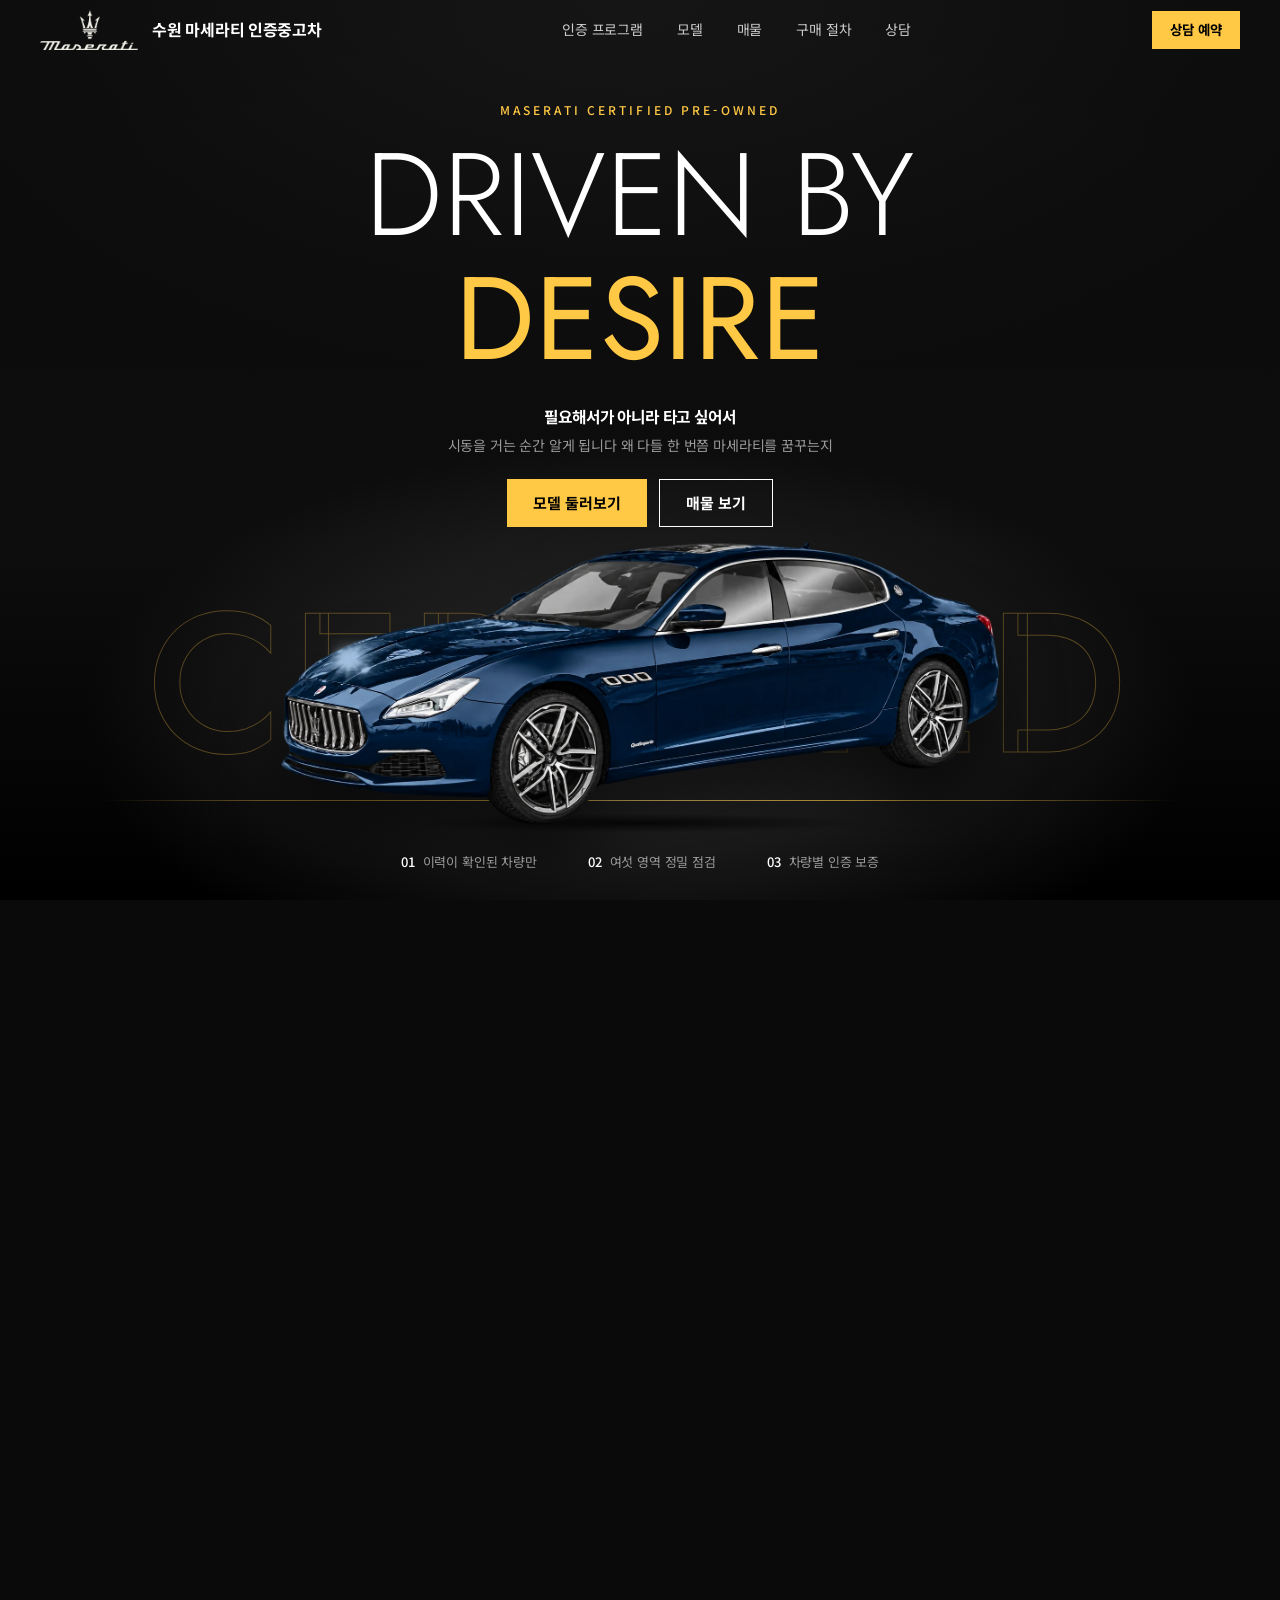
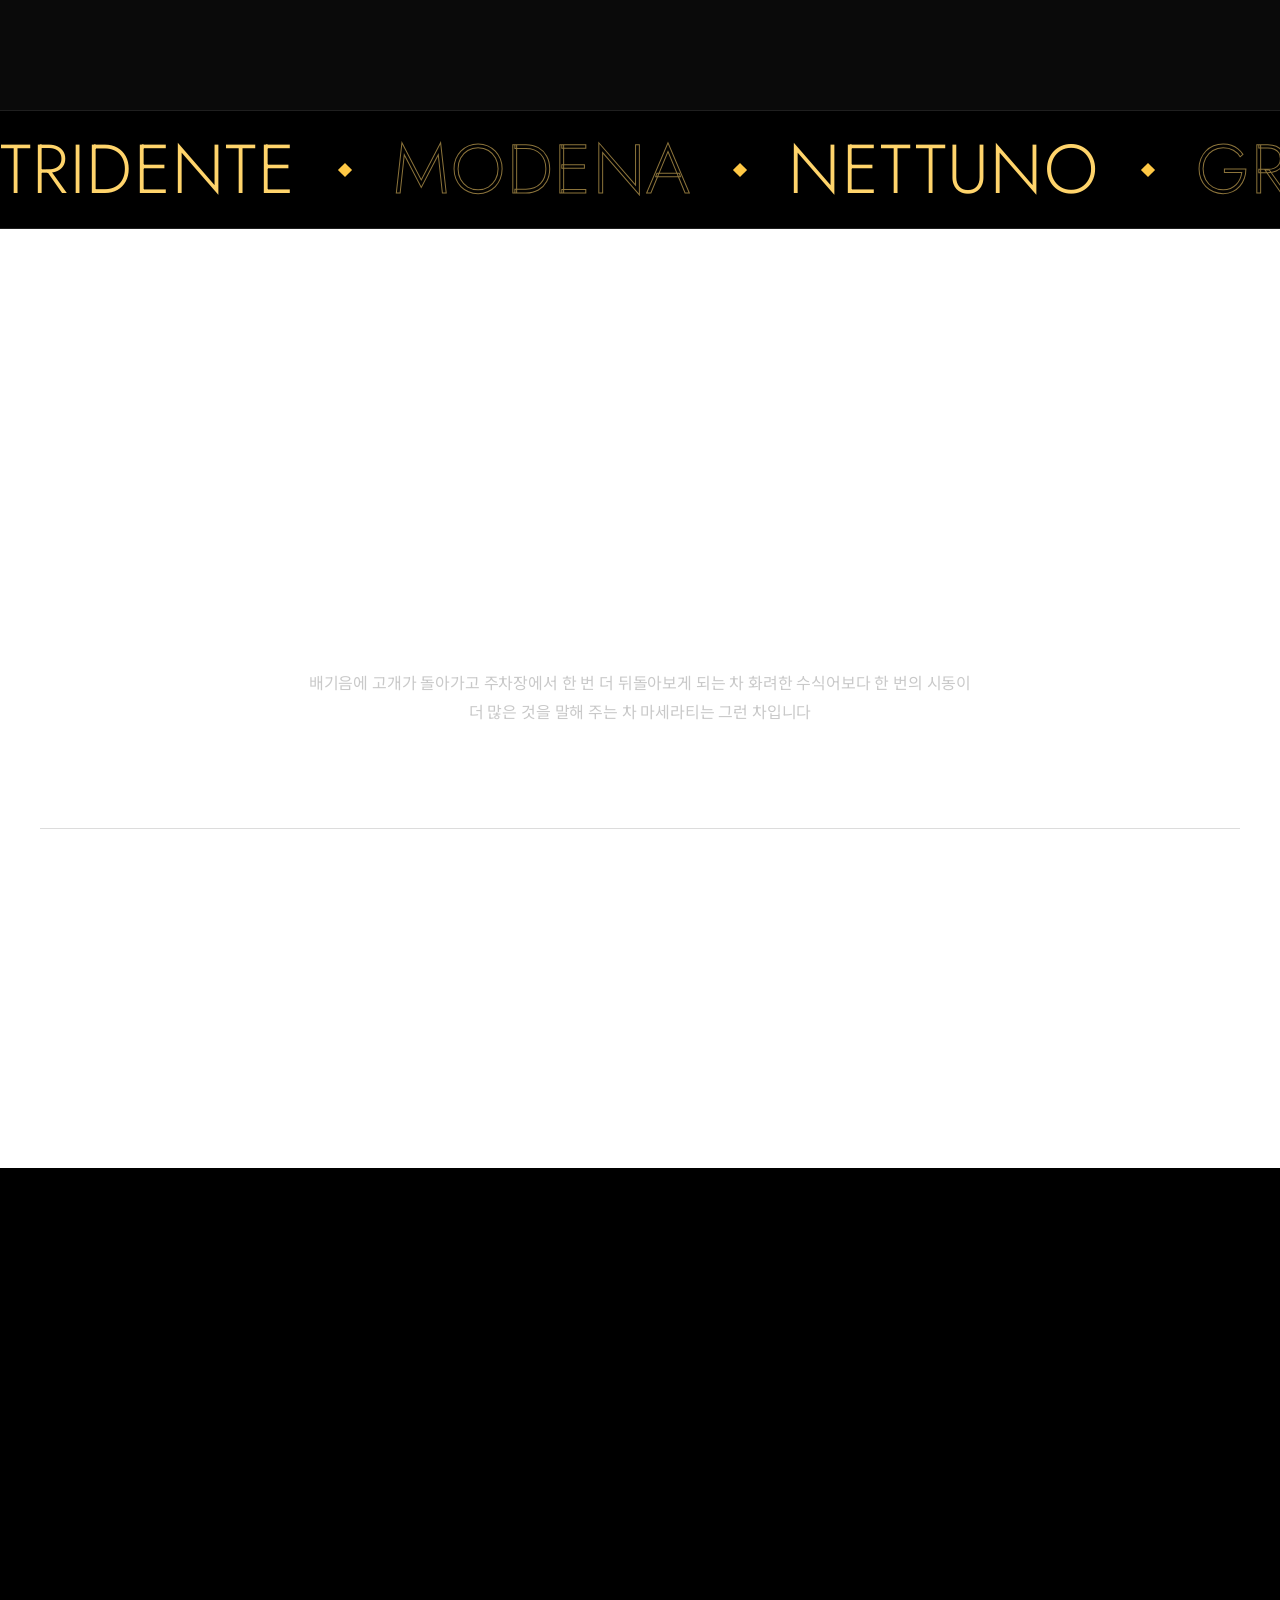
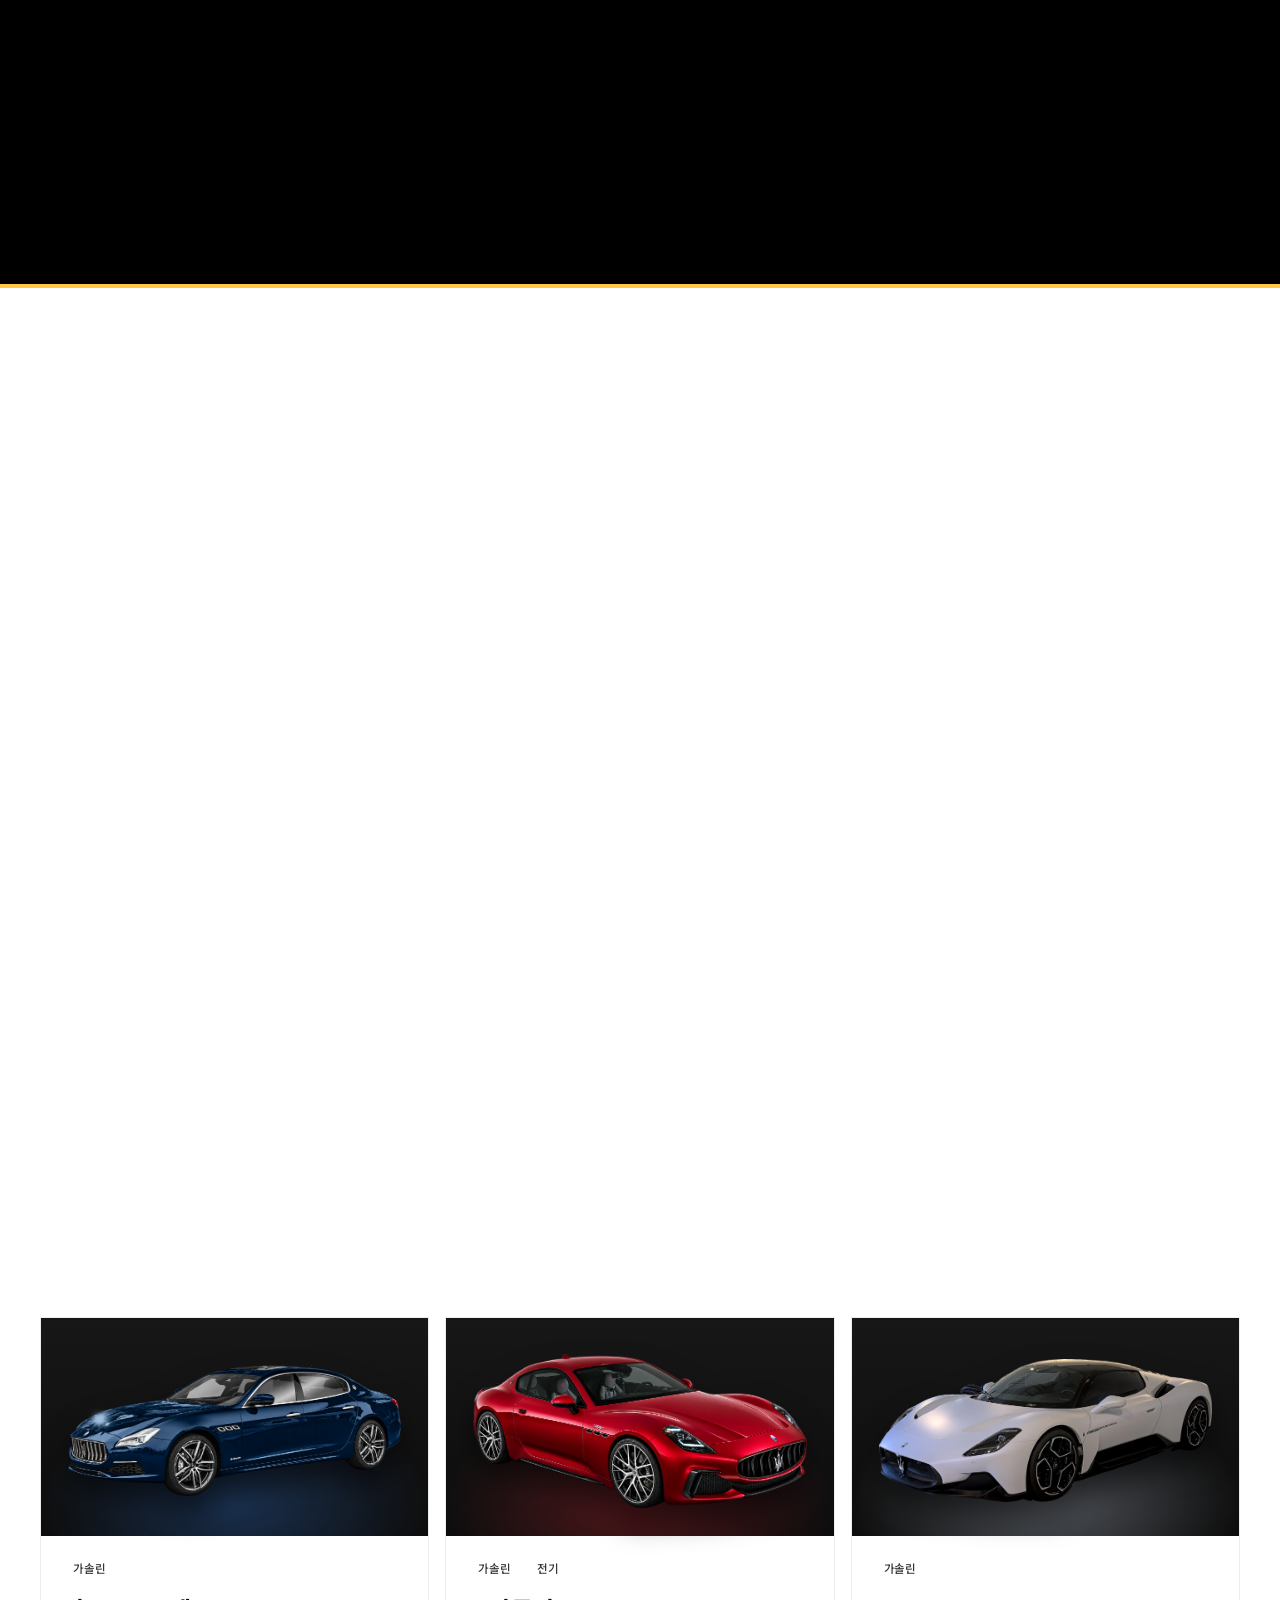
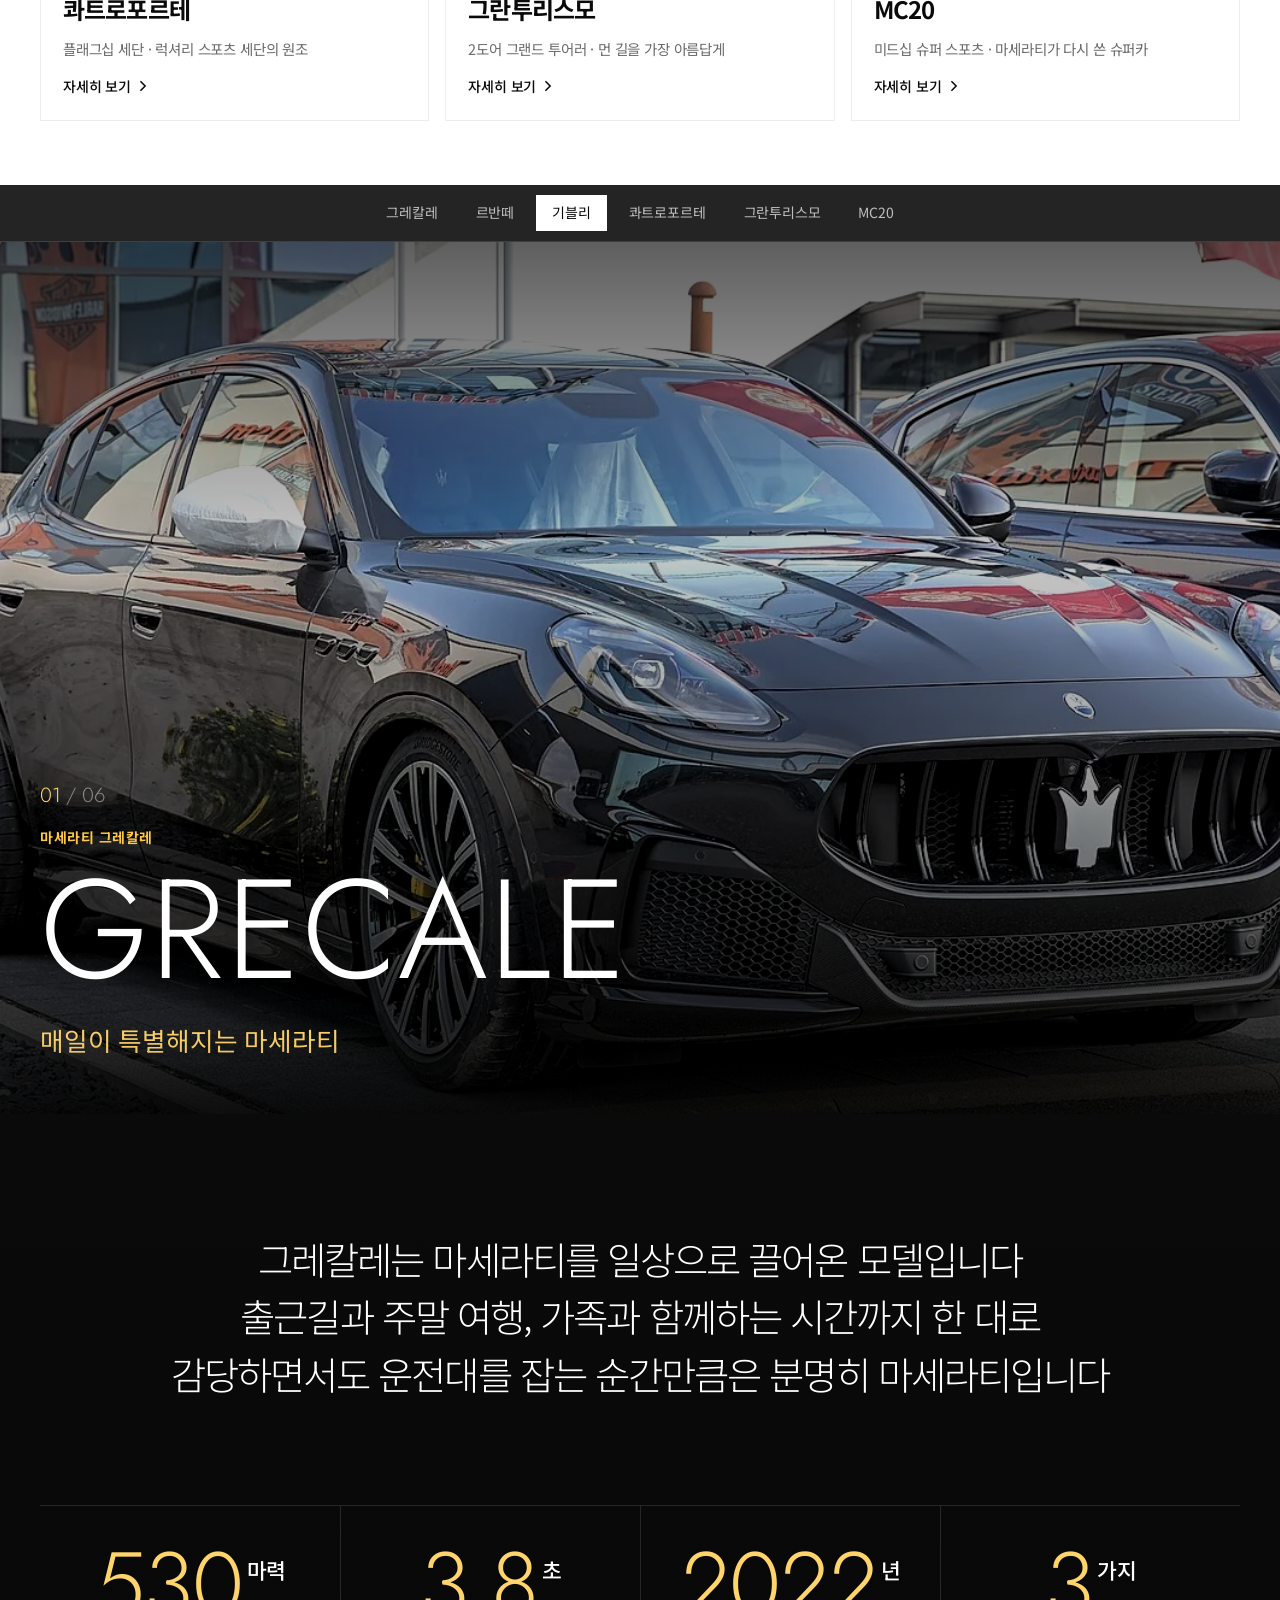
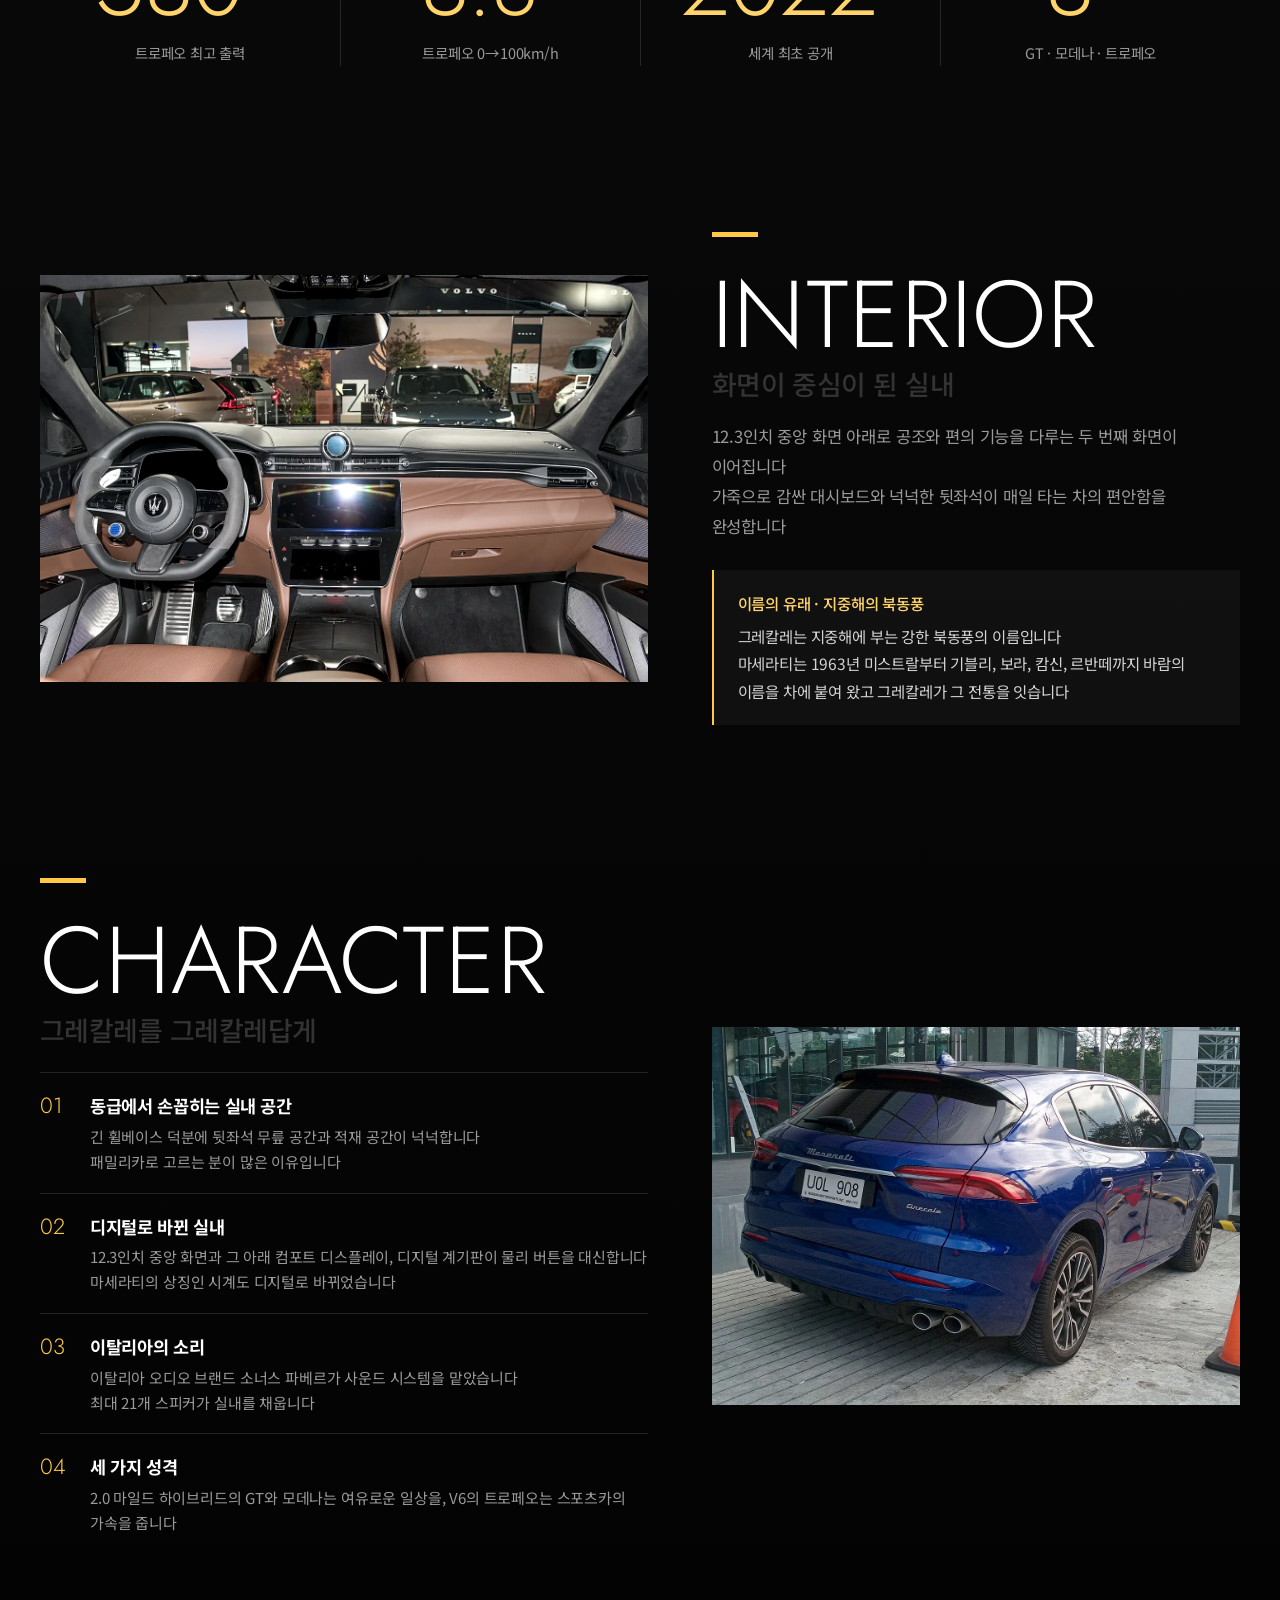
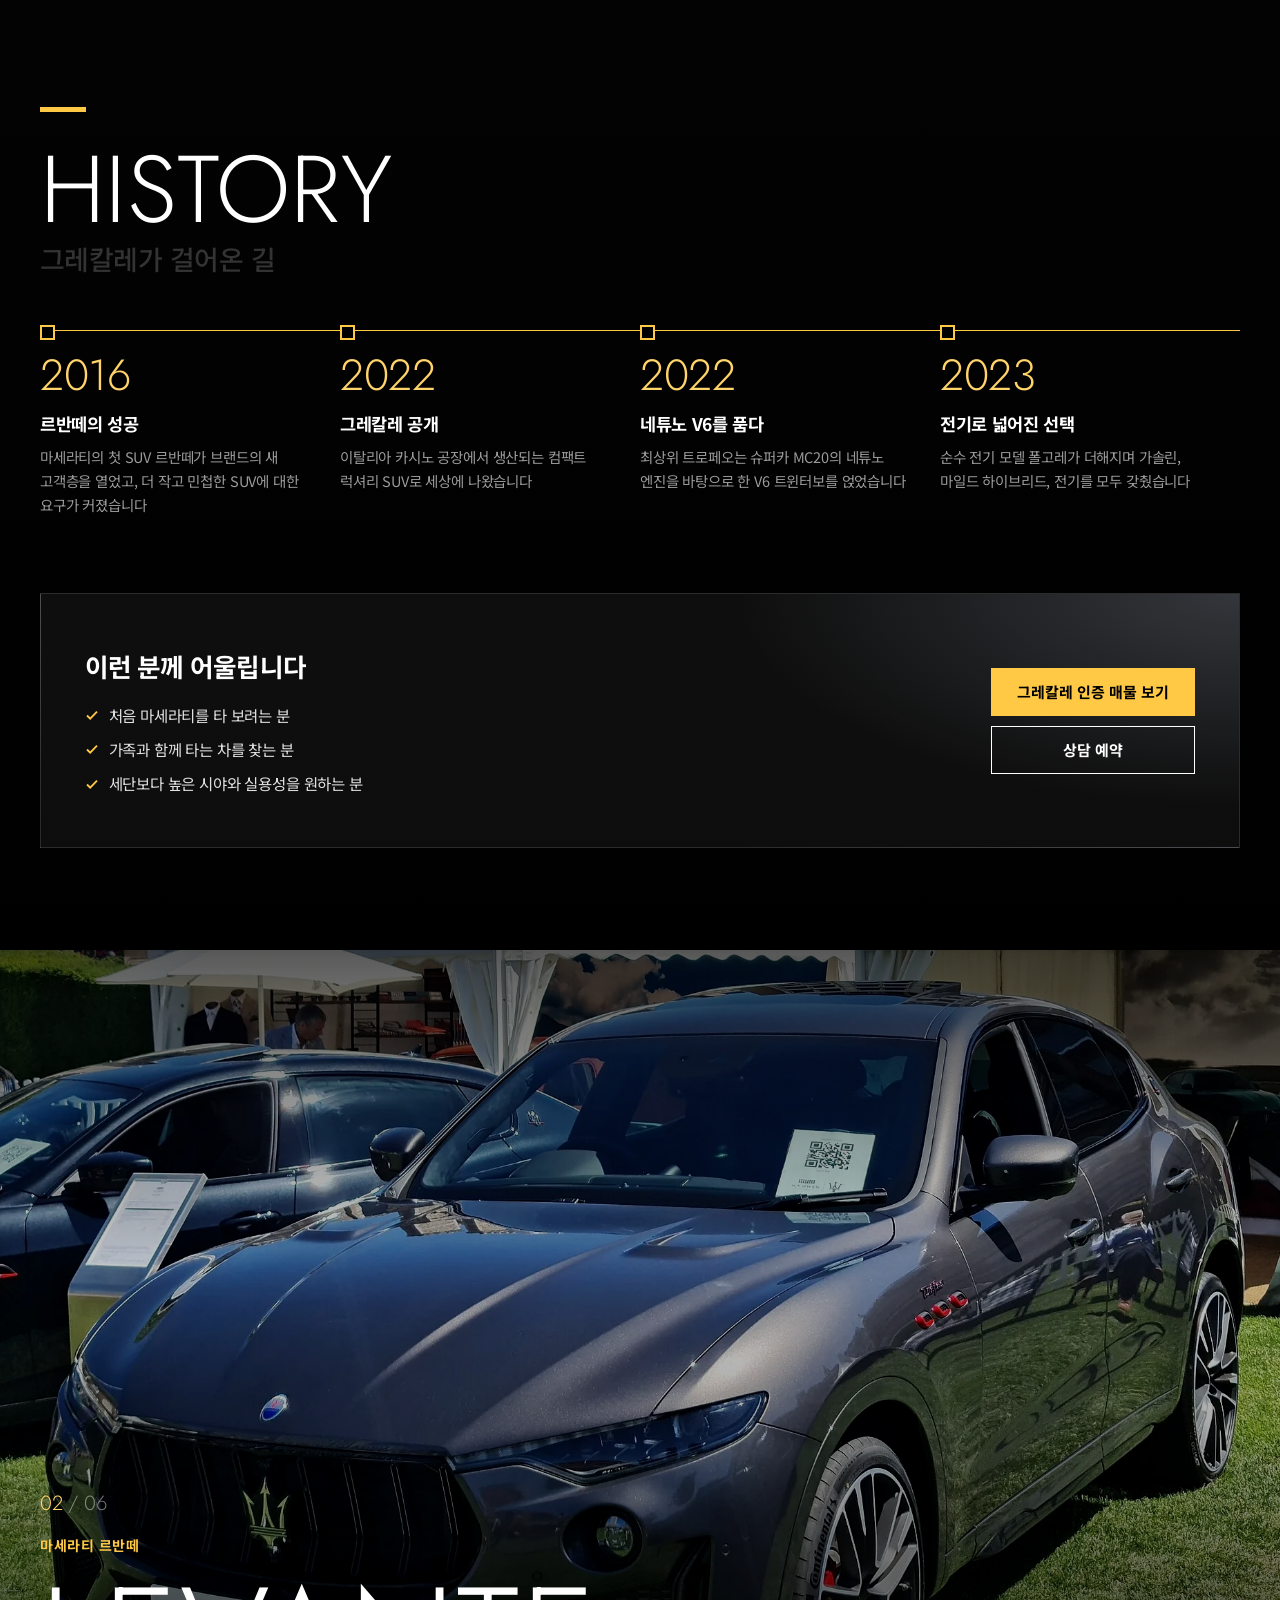
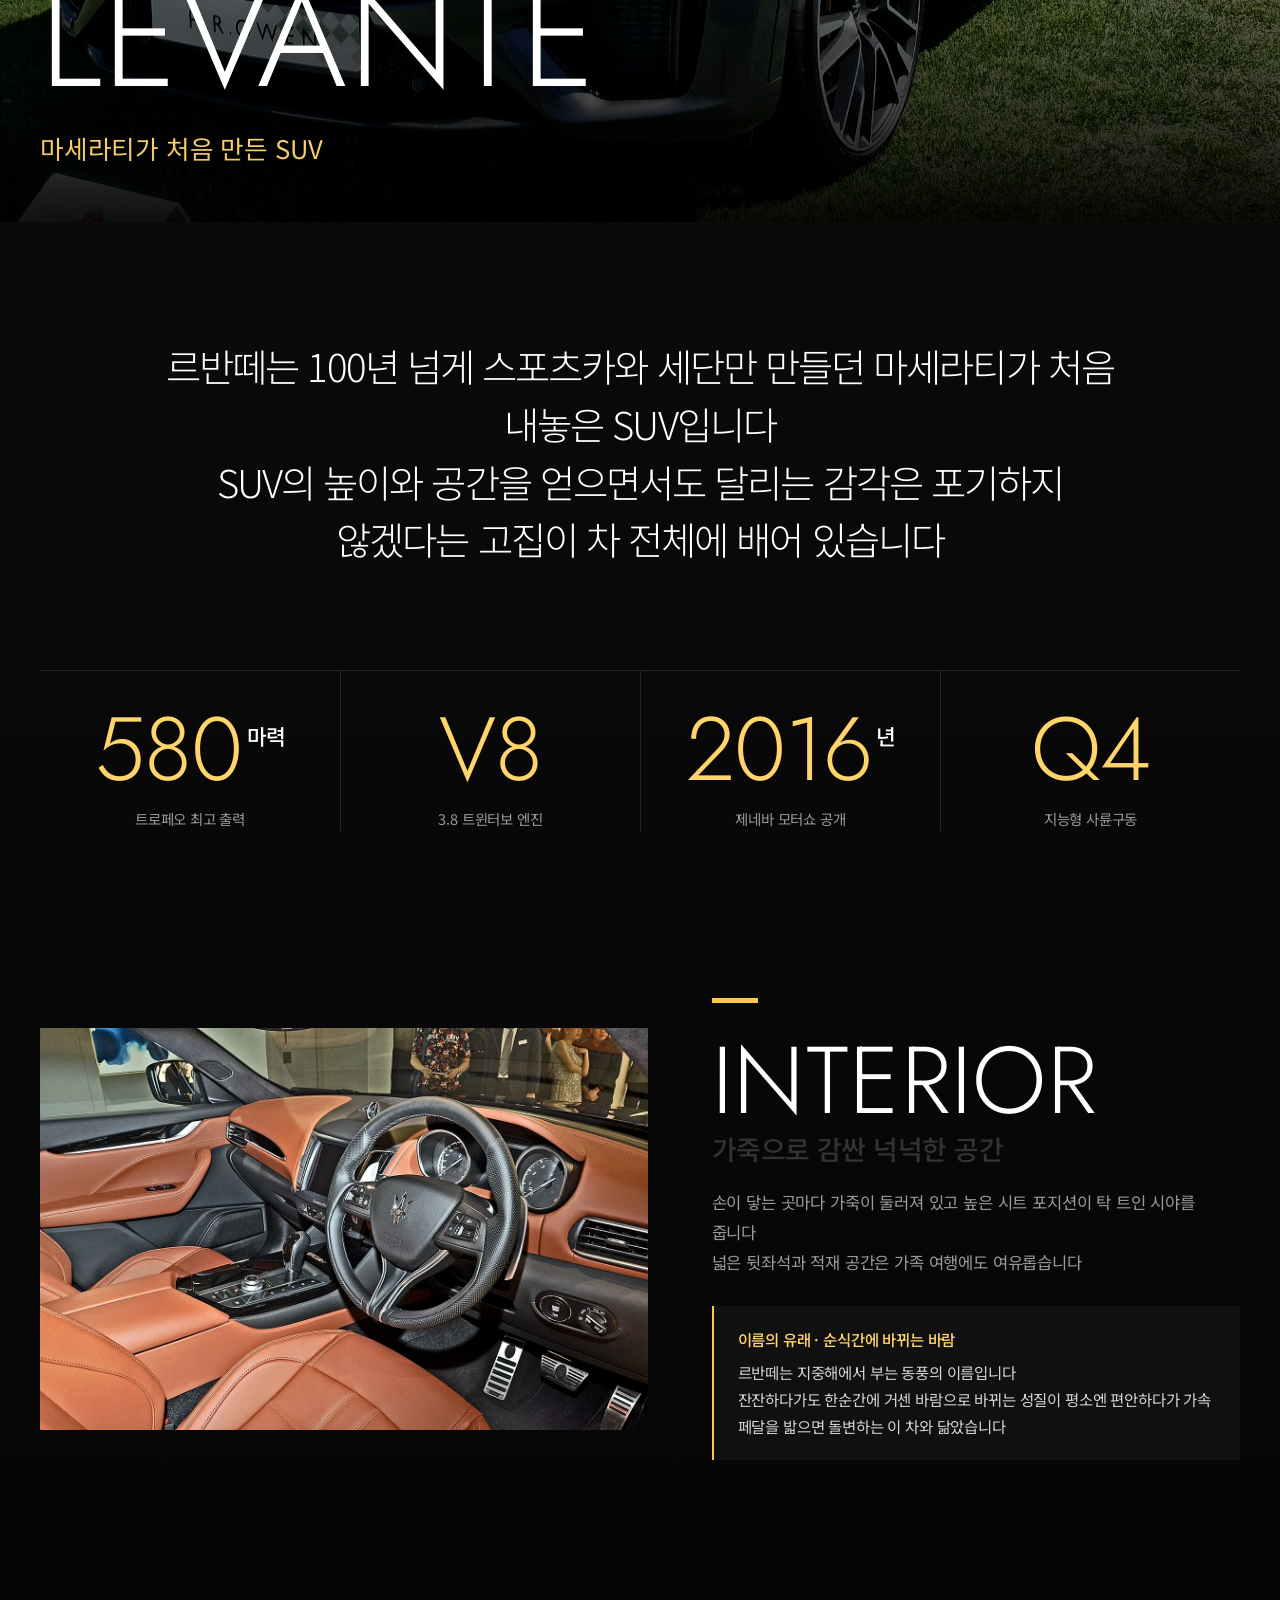
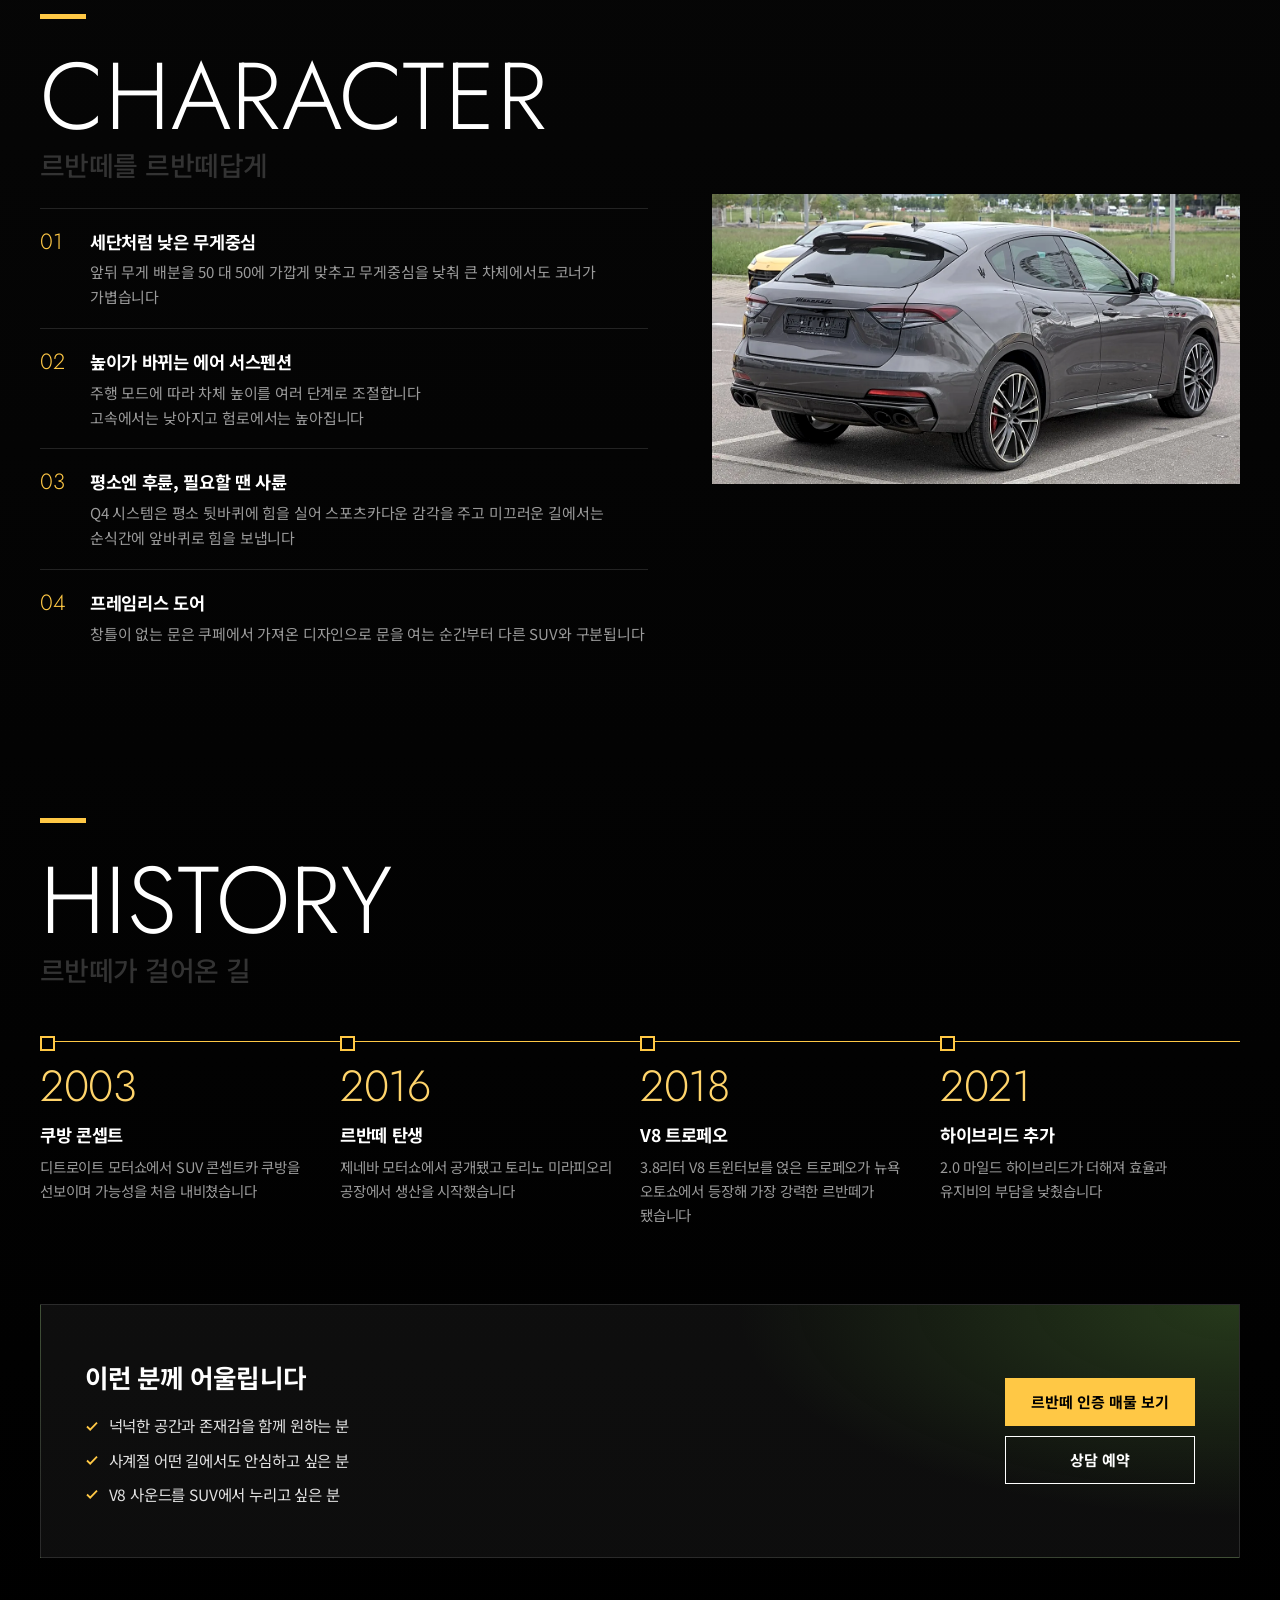
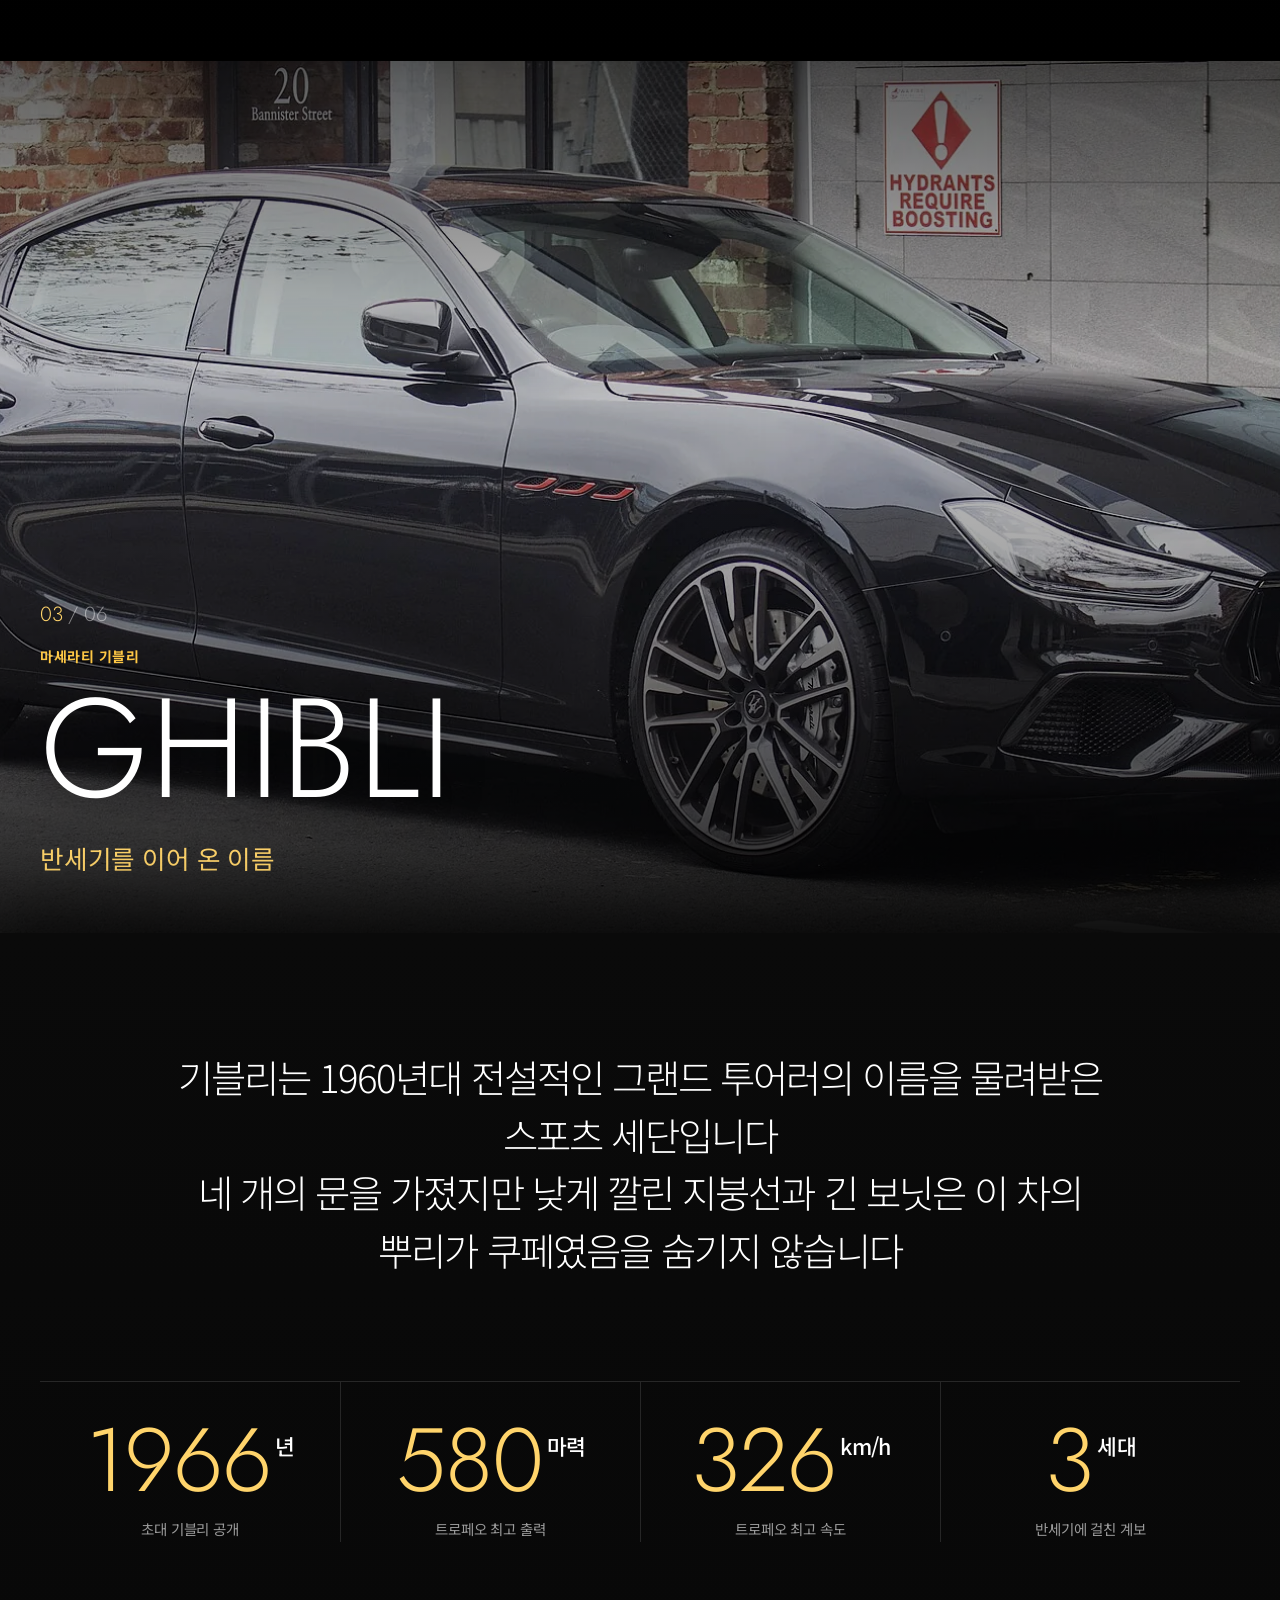
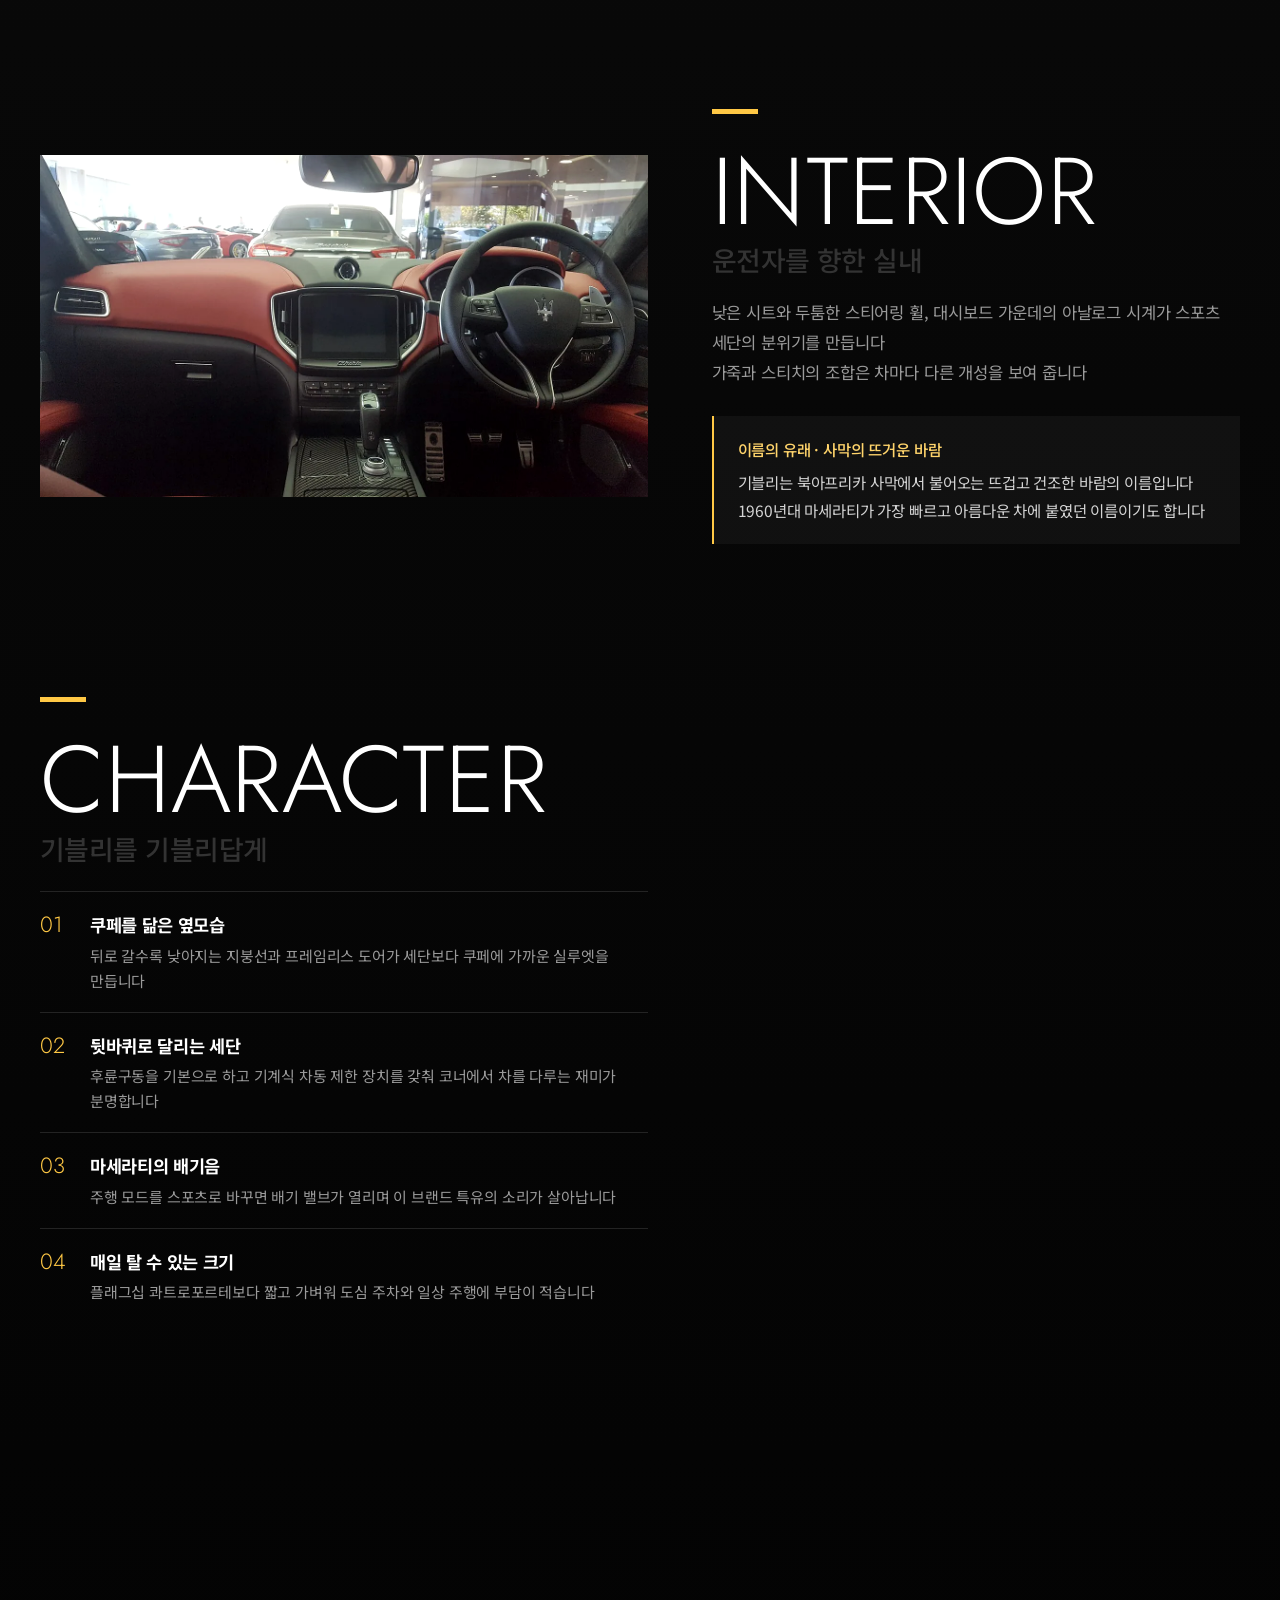
<file: index.html>
<!DOCTYPE html>
<html lang="ko">
<head>
<meta charset="utf-8">
<meta name="viewport" content="width=device-width, initial-scale=1">
<title>수원 마세라티 인증중고차</title>
<meta name="description" content="이력 검증부터 정밀 점검, 보증까지 · 기준을 통과한 마세라티 인증 중고차만 선보입니다 · 그레칼레·르반떼·기블리·콰트로포르테·그란투리스모·MC20.">
<meta name="keywords" content="마세라티 인증 중고차, 마세라티 중고차, 그레칼레 중고, 르반떼 중고, 기블리 중고, 콰트로포르테 중고, 그란투리스모, MC20, 수원 마세라티, 수원 중고차">
<meta property="og:type" content="website">
<meta property="og:title" content="수원 마세라티 인증중고차">
<meta property="og:description" content="필요해서가 아니라 타고 싶어서">
<meta property="og:image" content="img/quattroporte.webp">
<meta name="theme-color" content="#0A0A0A">
<link rel="icon" href="data:image/svg+xml,%3Csvg xmlns='http://www.w3.org/2000/svg' viewBox='0 0 64 64'%3E%3Crect width='64' height='64' fill='%230A0A0A'/%3E%3Cpath d='M16 46h32' stroke='%23FFC845' stroke-width='2'/%3E%3Ctext x='32' y='40' text-anchor='middle' font-family='Georgia,serif' font-size='30' fill='%23E4D0A6'%3E1%3C/text%3E%3C/svg%3E">
<link rel="preconnect" href="https://fonts.googleapis.com">
<link rel="preconnect" href="https://fonts.gstatic.com" crossorigin>
<link href="https://fonts.googleapis.com/css2?family=Jost:wght@300;400;500&family=Noto+Sans+KR:wght@300;400;500;700&display=swap" rel="stylesheet">
<link rel="preload" as="image" href="img/quattroporte.webp">
<link rel="stylesheet" href="site.css">
</head>
<body>

<!-- ============ 상단 메뉴 ============ -->
<header class="nav" id="nav">
  <div class="wrap nav-in">
    <a class="brand" href="#home" aria-label="수원 마세라티 인증중고차 홈">
      <img class="brand-logo" src="img/maserati-logo.webp" alt="Maserati" width="480" height="195">
      <span class="brand-mark ko">수원 마세라티 인증중고차</span>
    </a>
    <nav class="menu" aria-label="주 메뉴">
      <a href="#program">인증 프로그램</a>
      <a href="#models">모델</a>
      <a href="#cars">매물</a>
      <a href="#process">구매 절차</a>
      <a href="#contact">상담</a>
    </nav>
    <div class="nav-cta">
      <a class="btn btn-gold btn-sm" href="#contact">상담 예약</a>
      <button class="burger" id="burger" aria-label="메뉴 열기" aria-expanded="false"><i></i><i></i></button>
    </div>
  </div>
</header>
<div class="drawer" id="drawer">
  <a href="#home">홈</a>
  <a href="#program">인증 프로그램</a>
  <a href="#models">모델</a>
  <a href="#cars">매물</a>
  <a href="#process">구매 절차</a>
  <a href="#contact">상담</a>
</div>

<!-- ======================================================
     메인
     ====================================================== -->
<main class="page" id="p-home">

  <!-- 히어로 -->
  <section class="hero" id="hero">
    <div class="hero-sticky">
      <div class="hero-bg"></div>
      <div class="hero-copy">
        <p class="eyebrow">Maserati Certified Pre-Owned</p>
        <h1><span class="ln"><span>Driven by</span></span><span class="ln"><span><em>Desire</em></span></span></h1>
        <p class="lead"><b>필요해서가 아니라 타고 싶어서</b>시동을 거는 순간 알게 됩니다 왜 다들 한 번쯤 마세라티를 꿈꾸는지</p>
        <div class="hero-cta">
          <a class="btn btn-gold" href="#models">모델 둘러보기</a>
          <a class="btn btn-ghost" href="#cars">매물 보기</a>
        </div>
      </div>
      <div class="hero-end" aria-hidden="true"><p>콰트로포르테부터 MC20까지<br><span>여섯 모델을 한자리에서</span></p></div>
      <div class="hero-stage">
        <div class="hero-word" aria-hidden="true">CERTIFIED</div>
        <div class="hero-horizon"></div>
        <div class="hero-car">
          <div class="hero-carbox">
            <img src="img/quattroporte.webp" alt="블루 컬러의 마세라티 콰트로포르테" width="1600" height="629">
            <div class="hero-sheen" style="--mask:url(img/quattroporte.webp)"></div>
          </div>
        </div>
      </div>
      <ul class="hero-facts">
        <li><b>01</b>이력이 확인된 차량만</li>
        <li><b>02</b>여섯 영역 정밀 점검</li>
        <li><b>03</b>차량별 인증 보증</li>
      </ul>
    </div>
  </section>

  <!-- 흐르는 글자 띠 -->
  <div class="mq" aria-hidden="true"><div class="mq-in"><span>Tridente</span><i></i><span>Modena</span><i></i><span>Nettuno</span><i></i><span>Gran Turismo</span><i></i><span>Dal 1914</span><i></i><span>Tridente</span><i></i><span>Modena</span><i></i><span>Nettuno</span><i></i><span>Gran Turismo</span><i></i><span>Dal 1914</span><i></i></div></div>

  <!-- 선언 + 숫자 -->
  <section class="say" id="say">
    <div class="wrap">
      <h2 class="say-big rv">숫자로는 설명되지 않는<br>차가 있습니다</h2>
      <p class="say-text" id="sayText">배기음에 고개가 돌아가고 주차장에서 한 번 더 뒤돌아보게 되는 차 화려한 수식어보다 한 번의 시동이 더 많은 것을 말해 주는 차 <span data-g>마세라티는 그런 차입니다</span></p>
      <div class="stats">
        <div class="stat rv"><span class="num" data-count="1914">1914</span><p>볼로냐에서 시작된 해</p></div>
        <div class="stat rv" style="--d:1"><span class="num"><span data-count="110">110</span><sup>년+</sup></span><p>이어 온 역사</p></div>
        <div class="stat rv" style="--d:2"><span class="num" data-count="6">6</span><p>지금 만날 수 있는 모델</p></div>
        <div class="stat rv" style="--d:3"><span class="num">1:1</span><p>전담 컨설턴트</p></div>
      </div>
    </div>
  </section>

  <!-- 모션 필름 -->
  <section class="film" aria-label="마세라티 라인업 영상">
    <figure style="--i:0"><img src="img/m-grecale-cover.webp" alt="마세라티 Grecale" loading="lazy"><figcaption><small>01 / 06</small><b>Grecale</b><span>Everyday Exceptional</span></figcaption></figure>
    <figure style="--i:1"><img src="img/m-levante-cover.webp" alt="마세라티 Levante" loading="lazy"><figcaption><small>02 / 06</small><b>Levante</b><span>The Maserati of SUVs</span></figcaption></figure>
    <figure style="--i:2"><img src="img/m-ghibli-cover.webp" alt="마세라티 Ghibli" loading="lazy"><figcaption><small>03 / 06</small><b>Ghibli</b><span>You&rsquo;re Not Like Everyone Else</span></figcaption></figure>
    <figure style="--i:3"><img src="img/m-quattroporte-cover.webp" alt="마세라티 Quattroporte" loading="lazy"><figcaption><small>04 / 06</small><b>Quattroporte</b><span>The Original Luxury Sport Sedan</span></figcaption></figure>
    <figure style="--i:4"><img src="img/m-granturismo-cover.webp" alt="마세라티 GranTurismo" loading="lazy"><figcaption><small>05 / 06</small><b>GranTurismo</b><span>Grand Touring Since 1947</span></figcaption></figure>
    <figure style="--i:5"><img src="img/m-mc20-cover.webp" alt="마세라티 MC20" loading="lazy"><figcaption><small>06 / 06</small><b>MC20</b><span>Born in Modena</span></figcaption></figure>
    <div class="film-bar"><i></i></div>
  </section>

  <!-- 모델 라인업 -->
  <section class="models light" id="models">
    <div class="wrap">
      <div class="sec-head">
        <p class="eyebrow en-h rv">Six Ways<br>to Maserati</p>
        <h2 class="h2 rv" style="--d:1">여섯 가지 마세라티<br>모두 인증으로</h2>
        <p class="lead rv" style="--d:2">아래로 내려가며 한 대씩 만나 보세요<br>이름의 유래부터 실내, 걸어온 길까지 이어집니다</p>
      </div>
      <div class="lineup" id="lineup"></div>
    </div>
    <nav class="ch-nav" id="chNav" aria-label="모델 바로가기"></nav>
    <div id="chapters"></div>
  </section>

  <!-- 한 문장 -->
  <section class="qt">
    <div class="wrap">
      <p class="qt-en rv">Feel It<br>Don&rsquo;t Explain It</p>
      <h2 class="qt-ko rv" style="--d:1">멋은 설명하는 게 아니라<br><em>느끼는 것</em>입니다</h2>
      <p class="lead rv" style="--d:2">그래서 고르는 일은 마음에 맡기셔도 됩니다<br>확인하는 일은 저희가 끝내 두었습니다</p>
    </div>
  </section>

  <!-- 하이라이트 -->
  <section class="hl" id="highlights">
    <div class="wrap hl-top">
      <div class="sec-head">
        <p class="eyebrow en-h rv">Chosen by Heart<br>Proven by Check</p>
        <h2 class="h2 rv" style="--d:1">마음으로 고르고<br>확신으로 타세요</h2>
      </div>
      <a class="link rv" style="--d:2" href="#program">인증 프로그램 전체 보기 <svg width="14" height="14" viewBox="0 0 14 14" fill="none" stroke="currentColor" stroke-width="1.6"><path d="M4 1.5 9.5 7 4 12.5"/></svg></a>
    </div>
    <div class="hl-track" id="hlTrack" tabindex="0" aria-label="하이라이트">
      <article class="hl-card">
        <img src="img/detail-wheel.webp" alt="마세라티 휠과 브레이크 캘리퍼" loading="lazy">
        <div class="hl-txt"><small>Inspection</small><h3>보이지 않는 곳까지,<br>여섯 영역 정밀 점검</h3><p>엔진과 하체, 전장과 도장까지 테크니션이 직접 확인합니다</p></div>
      </article>
      <article class="hl-card">
        <img src="img/detail-interior.webp" alt="마세라티 실내와 스티어링 휠" loading="lazy">
        <div class="hl-txt"><small>History</small><h3>주행거리도 이력도,<br>숨김없이</h3><p>사고·소유·정비 이력을 확인한 차량만 매물이 됩니다</p></div>
      </article>
      <article class="hl-card">
        <img src="img/detail-engine.webp" alt="마세라티 네튜노 V6 엔진" loading="lazy">
        <div class="hl-txt"><small>Warranty</small><h3>인도 후에도 이어지는<br>인증 보증</h3><p>보증 기간과 범위는 차량별 보증서에 분명히 적어 드립니다</p></div>
      </article>
      <article class="hl-card stage">
        <img src="img/granturismo.webp" alt="레드 컬러의 마세라티 그란투리스모" loading="lazy">
        <div class="hl-txt"><small>Lineup</small><h3>SUV부터 슈퍼카까지,<br>여섯 모델</h3><p>그레칼레, 르반떼, 기블리, 콰트로포르테, 그란투리스모, MC20.</p></div>
      </article>
      <article class="hl-card">
        <img src="img/detail-cabin.webp" alt="레드 가죽으로 마감한 마세라티 실내" loading="lazy">
        <div class="hl-txt"><small>Concierge</small><h3>시승부터 금융까지,<br>전담 컨설턴트 한 명이</h3><p>상담, 시승, 계약, 인도까지 같은 담당자가 함께합니다</p></div>
      </article>
    </div>
    <div class="hl-ctrl">
      <div class="dots" id="hlDots" role="tablist" aria-label="하이라이트 선택"></div>
      <button class="round" id="hlPlay" aria-label="자동 넘김 일시정지">
        <svg class="i-pause" width="14" height="14" viewBox="0 0 14 14" fill="currentColor"><rect x="2.5" y="1.5" width="3" height="11"/><rect x="8.5" y="1.5" width="3" height="11"/></svg>
        <svg class="i-play" hidden width="14" height="14" viewBox="0 0 14 14" fill="currentColor"><path d="M3.5 1.6v10.8a.6.6 0 0 0 .9.5l8.6-5.4a.6.6 0 0 0 0-1L4.4 1.1a.6.6 0 0 0-.9.5Z"/></svg>
      </button>
    </div>
  </section>

  <!-- 인증 프로그램 -->
  <section class="prog" id="program">
    <div class="wrap">
      <div class="sec-head">
        <p class="eyebrow en-h rv">Certified<br>in Four Checks</p>
        <h2 class="h2 rv" style="--d:1">인증은 네 번의<br>확인으로 완성됩니다</h2>
        <p class="lead rv" style="--d:2">한 단계라도 기준에 미치지 못하면 매물로 올리지 않습니다</p>
      </div>
      <div class="story" id="story">
        <div class="story-media" aria-hidden="true">
          <img src="img/detail-interior.webp" alt="" class="on" loading="lazy">
          <img src="img/detail-engine.webp" alt="" loading="lazy">
          <img src="img/detail-wheel.webp" alt="" loading="lazy">
          <img src="img/detail-cabin.webp" alt="" loading="lazy">
          <div class="story-count"><span class="num" id="storyNo">01</span><span class="bar"><i></i></span><span>04</span></div>
        </div>
        <div class="story-steps">
          <article class="step on">
            <div class="step-img"><img src="img/detail-interior.webp" alt="마세라티 실내" loading="lazy"></div>
            <span class="num">01</span>
            <h3 class="h2" style="font-size:clamp(28px,3.4vw,46px)">이력 검증<br>출발점은 기록입니다</h3>
            <p>사고와 침수 여부, 주행거리, 소유 이력, 정비 기록을 먼저 확인합니다<br>기준에 맞지 않는 차량은 매입 단계에서 제외합니다</p>
            <ul>
              <li><svg width="14" height="14" viewBox="0 0 14 14" fill="none" stroke="currentColor" stroke-width="1.8"><path d="m2 7.5 3.2 3.2L12 3.6"/></svg>사고·침수 이력 조회</li>
              <li><svg width="14" height="14" viewBox="0 0 14 14" fill="none" stroke="currentColor" stroke-width="1.8"><path d="m2 7.5 3.2 3.2L12 3.6"/></svg>주행거리 기록 대조</li>
              <li><svg width="14" height="14" viewBox="0 0 14 14" fill="none" stroke="currentColor" stroke-width="1.8"><path d="m2 7.5 3.2 3.2L12 3.6"/></svg>정비·리콜 이력 확인</li>
            </ul>
          </article>
          <article class="step">
            <div class="step-img"><img src="img/detail-engine.webp" alt="마세라티 V6 엔진" loading="lazy"></div>
            <span class="num">02</span>
            <h3 class="h2" style="font-size:clamp(28px,3.4vw,46px)">정밀 점검<br>보이지 않는 곳까지</h3>
            <p>엔진과 변속기부터 전장, 하체, 도장까지 여섯 영역을 테크니션이 직접 점검합니다<br>결과는 차량별 리포트로 남깁니다</p>
            <ul>
              <li><svg width="14" height="14" viewBox="0 0 14 14" fill="none" stroke="currentColor" stroke-width="1.8"><path d="m2 7.5 3.2 3.2L12 3.6"/></svg>진단기 스캔과 고장 코드 조회</li>
              <li><svg width="14" height="14" viewBox="0 0 14 14" fill="none" stroke="currentColor" stroke-width="1.8"><path d="m2 7.5 3.2 3.2L12 3.6"/></svg>리프트 하체 점검</li>
              <li><svg width="14" height="14" viewBox="0 0 14 14" fill="none" stroke="currentColor" stroke-width="1.8"><path d="m2 7.5 3.2 3.2L12 3.6"/></svg>실주행 시운전</li>
            </ul>
          </article>
          <article class="step">
            <div class="step-img"><img src="img/detail-wheel.webp" alt="마세라티 휠" loading="lazy"></div>
            <span class="num">03</span>
            <h3 class="h2" style="font-size:clamp(28px,3.4vw,46px)">상품화<br>새 차에 가깝게</h3>
            <p>점검에서 확인된 소모품과 부품을 교체하고, 외장과 실내를 꼼꼼히 복원합니다<br>전시장에 서는 차는 바로 탈 수 있는 상태입니다</p>
            <ul>
              <li><svg width="14" height="14" viewBox="0 0 14 14" fill="none" stroke="currentColor" stroke-width="1.8"><path d="m2 7.5 3.2 3.2L12 3.6"/></svg>소모품·부품 교체</li>
              <li><svg width="14" height="14" viewBox="0 0 14 14" fill="none" stroke="currentColor" stroke-width="1.8"><path d="m2 7.5 3.2 3.2L12 3.6"/></svg>외장 광택과 실내 클리닝</li>
              <li><svg width="14" height="14" viewBox="0 0 14 14" fill="none" stroke="currentColor" stroke-width="1.8"><path d="m2 7.5 3.2 3.2L12 3.6"/></svg>휠·타이어 상태 보정</li>
            </ul>
          </article>
          <article class="step">
            <div class="step-img"><img src="img/detail-cabin.webp" alt="마세라티 실내 가죽 시트" loading="lazy"></div>
            <span class="num">04</span>
            <h3 class="h2" style="font-size:clamp(28px,3.4vw,46px)">보증<br>인도 후가 진짜 시작</h3>
            <p>인증 차량에는 보증이 함께합니다<br>기간과 범위는 차량별 보증서에 분명히 적어 드리고, 전담 컨설턴트가 이후 관리까지 안내합니다</p>
            <ul>
              <li><svg width="14" height="14" viewBox="0 0 14 14" fill="none" stroke="currentColor" stroke-width="1.8"><path d="m2 7.5 3.2 3.2L12 3.6"/></svg>차량별 보증서 발급</li>
              <li><svg width="14" height="14" viewBox="0 0 14 14" fill="none" stroke="currentColor" stroke-width="1.8"><path d="m2 7.5 3.2 3.2L12 3.6"/></svg>점검 리포트 제공</li>
              <li><svg width="14" height="14" viewBox="0 0 14 14" fill="none" stroke="currentColor" stroke-width="1.8"><path d="m2 7.5 3.2 3.2L12 3.6"/></svg>전담 컨설턴트 사후 관리</li>
            </ul>
          </article>
        </div>
      </div>
    </div>
  </section>

  <!-- 점검 영역 벤토 -->
  <section class="bento-sec light" id="inspection">
    <div class="wrap">
      <div class="sec-head center">
        <p class="eyebrow en-h rv">Six-Point<br>Inspection</p>
        <h2 class="h2 rv" style="--d:1">점검은 여섯 영역에서</h2>
        <p class="lead rv" style="--d:2">차 한 대를 여섯 개의 눈으로 나누어 봅니다</p>
      </div>
      <div class="bento">
        <article class="tile dark c7 rv">
          <img src="img/detail-engine.webp" alt="" loading="lazy">
          <span class="ico"><svg width="26" height="26" viewBox="0 0 24 24" fill="none" stroke="currentColor" stroke-width="1.5" stroke-linecap="square" stroke-linejoin="miter"><path d="M7 8V5h6v3M4 12H2m2-3v7m0-4h3l2-4h7l2 3h2v6h-3l-2 2H9l-2-2H4"/></svg></span>
          <div><h3>엔진·파워트레인</h3><p>엔진과 변속기의 작동 상태, 누유 여부, 냉각 계통을 확인합니다</p></div>
        </article>
        <article class="tile c5 rv" style="--d:1">
          <span class="ico"><svg width="26" height="26" viewBox="0 0 24 24" fill="none" stroke="currentColor" stroke-width="1.5" stroke-linecap="square" stroke-linejoin="miter"><circle cx="6" cy="17" r="3"/><circle cx="18" cy="17" r="3"/><path d="M9 17h6M6 14l3-8h6l3 8M9 6V3m6 3V3"/></svg></span>
          <div><h3>섀시·서스펜션</h3><p>리프트에 올려 하체 부식, 부싱, 쇼크 업소버, 조향 계통을 살핍니다</p></div>
        </article>
        <article class="tile c4 rv">
          <span class="ico"><svg width="26" height="26" viewBox="0 0 24 24" fill="none" stroke="currentColor" stroke-width="1.5" stroke-linecap="square" stroke-linejoin="miter"><circle cx="12" cy="12" r="9"/><circle cx="12" cy="12" r="3"/><path d="M12 3v6m0 6v6M3 12h6m6 0h6"/></svg></span>
          <div><h3>브레이크·타이어</h3><p>패드와 디스크 잔량, 타이어 마모 상태와 제조 시기를 확인합니다</p></div>
        </article>
        <article class="tile c4 rv" style="--d:1">
          <span class="ico"><svg width="26" height="26" viewBox="0 0 24 24" fill="none" stroke="currentColor" stroke-width="1.5" stroke-linecap="square" stroke-linejoin="miter"><rect x="3" y="5" width="18" height="12" rx="2"/><path d="M8 21h8m-4-4v4M7 12l2.5-3 2.5 4 2-2 3 3"/></svg></span>
          <div><h3>전장·인포테인먼트</h3><p>진단기로 고장 코드를 조회하고 편의 장치의 작동을 하나씩 확인합니다</p></div>
        </article>
        <article class="tile c4 rv" style="--d:2">
          <span class="ico"><svg width="26" height="26" viewBox="0 0 24 24" fill="none" stroke="currentColor" stroke-width="1.5" stroke-linecap="square" stroke-linejoin="miter"><path d="M3 15l2-5c.6-1.6 1.6-2.5 3.5-2.5h7c1.900 0 2.900.9 3.500 2.500l2 5v3h-3m-12 0H3v-3m3 3h12M6.500 14.500h.01m10.990 0h.01"/><path d="M12 3v2m5-1-1 1.500M7 4l1 1.500"/></svg></span>
          <div><h3>외관·도장</h3><p>패널별 도막 두께를 측정해 판금·교환 여부를 확인합니다</p></div>
        </article>
        <article class="tile c5 rv">
          <span class="ico"><svg width="26" height="26" viewBox="0 0 24 24" fill="none" stroke="currentColor" stroke-width="1.5" stroke-linecap="square" stroke-linejoin="miter"><path d="M7 20v-7a3 3 0 0 1 3-3h4a3 3 0 0 1 3 3v7M5 20h14M9 10V6a3 3 0 0 1 6 0v4"/></svg></span>
          <div><h3>실내·편의</h3><p>시트와 트림, 공조, 선루프 등 실내 장치의 상태와 작동을 점검합니다</p></div>
        </article>
        <article class="tile gold c7 rv" style="--d:1">
          <p class="eyebrow">Report</p>
          <div><h3>점검 결과는 <em>차량마다 공개</em>합니다</h3><p>모든 매물의 상세 페이지에서 영역별 점검 결과를 확인할 수 있습니다</p>
          <a class="link" href="#cars" style="margin-top:18px">매물에서 확인하기 <svg width="14" height="14" viewBox="0 0 14 14" fill="none" stroke="currentColor" stroke-width="1.6"><path d="M4 1.500 9.500 7 4 12.500"/></svg></a></div>
        </article>
      </div>
    </div>
  </section>

  <!-- 추천 매물 -->
  <section class="feat" id="featured">
    <div class="wrap hl-top" style="margin-bottom:0">
      <div class="sec-head">
        <p class="eyebrow en-h rv">Available<br>Now</p>
        <h2 class="h2 rv" style="--d:1">지금 만날 수 있는 매물</h2>
      </div>
      <a class="link rv" style="--d:2" href="#cars">전체 매물 보기 <svg width="14" height="14" viewBox="0 0 14 14" fill="none" stroke="currentColor" stroke-width="1.6"><path d="M4 1.500 9.500 7 4 12.500"/></svg></a>
    </div>
    <div class="rowscroll" id="featRow"></div>
    <div class="wrap paddles">
      <button class="round" id="featPrev" aria-label="이전 매물"><svg width="14" height="14" viewBox="0 0 14 14" fill="none" stroke="currentColor" stroke-width="1.8"><path d="M9.500 1.500 4 7l5.500 5.500"/></svg></button>
      <button class="round" id="featNext" aria-label="다음 매물"><svg width="14" height="14" viewBox="0 0 14 14" fill="none" stroke="currentColor" stroke-width="1.8"><path d="M4.500 1.500 10 7l-5.500 5.500"/></svg></button>
    </div>
  </section>

  <!-- 구매 절차 + FAQ -->
  <section class="proc light" id="process">
    <div class="wrap">
      <div class="sec-head">
        <p class="eyebrow en-h rv">Four Steps<br>to Yours</p>
        <h2 class="h2 rv" style="--d:1">구매는 네 걸음이면 충분합니다</h2>
      </div>
      <div class="steps4 rv" id="steps4">
        <div class="s4"><span class="dot">1</span><h3>상담 예약</h3><p>전화나 온라인으로 관심 모델과 방문 일정을 알려 주세요</p></div>
        <div class="s4"><span class="dot">2</span><h3>차량 확인·시승</h3><p>전시장에서 점검 리포트와 함께 실차를 확인하고 시승합니다</p></div>
        <div class="s4"><span class="dot">3</span><h3>계약·금융</h3><p>할부와 리스, 타던 차량 매각까지 조건에 맞춰 안내합니다</p></div>
        <div class="s4"><span class="dot">4</span><h3>인도·사후 관리</h3><p>보증서와 함께 차량을 인도하고 이후 관리를 이어 갑니다</p></div>
      </div>

      <div class="faq" id="faq">
        <div class="sec-head">
          <p class="eyebrow en-h rv">FAQ</p>
          <h2 class="h2 rv" style="--d:1;font-size:clamp(28px,3.6vw,48px)">자주 묻는 질문</h2>
        </div>
        <div class="acc rv" id="acc">
          <div class="acc-item on">
            <button class="acc-q" aria-expanded="true">인증 중고차는 일반 중고차와 무엇이 다른가요?<span class="plus"><svg width="12" height="12" viewBox="0 0 12 12" fill="none" stroke="currentColor" stroke-width="1.6"><path d="M6 1v10M1 6h10"/></svg></span></button>
            <div class="acc-a"><div><p>이력 검증, 정밀 점검, 상품화, 보증의 네 단계를 모두 통과한 차량만 인증 매물로 판매합니다<br>점검 결과와 이력은 차량별로 공개합니다</p></div></div>
          </div>
          <div class="acc-item">
            <button class="acc-q" aria-expanded="false">보증은 어떻게 적용되나요?<span class="plus"><svg width="12" height="12" viewBox="0 0 12 12" fill="none" stroke="currentColor" stroke-width="1.6"><path d="M6 1v10M1 6h10"/></svg></span></button>
            <div class="acc-a"><div><p>보증 기간과 범위는 차량의 연식과 주행거리에 따라 다르며, 계약 전에 차량별 보증서로 안내해 드립니다</p></div></div>
          </div>
          <div class="acc-item">
            <button class="acc-q" aria-expanded="false">시승할 수 있나요?<span class="plus"><svg width="12" height="12" viewBox="0 0 12 12" fill="none" stroke="currentColor" stroke-width="1.6"><path d="M6 1v10M1 6h10"/></svg></span></button>
            <div class="acc-a"><div><p>네<br>상담 예약 시 원하는 차량과 일정을 알려 주시면 시승을 준비해 드립니다</p></div></div>
          </div>
          <div class="acc-item">
            <button class="acc-q" aria-expanded="false">타던 차량을 함께 매각할 수 있나요?<span class="plus"><svg width="12" height="12" viewBox="0 0 12 12" fill="none" stroke="currentColor" stroke-width="1.6"><path d="M6 1v10M1 6h10"/></svg></span></button>
            <div class="acc-a"><div><p>가능합니다<br>상담 시 차량 정보를 알려 주시면 매입 견적을 함께 안내해 드립니다</p></div></div>
          </div>
          <div class="acc-item">
            <button class="acc-q" aria-expanded="false">할부나 리스로 구매할 수 있나요?<span class="plus"><svg width="12" height="12" viewBox="0 0 12 12" fill="none" stroke="currentColor" stroke-width="1.6"><path d="M6 1v10M1 6h10"/></svg></span></button>
            <div class="acc-a"><div><p>네<br>할부와 리스 모두 상담할 수 있으며, 금리와 한도는 금융사 심사 결과에 따라 달라집니다</p></div></div>
          </div>
        </div>
      </div>
    </div>
  </section>

  <!-- 상담 -->
  <section class="contact" id="contact">
    <div class="wrap contact-grid">
      <div>
        <div class="sec-head">
          <p class="eyebrow en-h rv">Talk<br>to Us</p>
          <h2 class="h2 rv" style="--d:1">궁금한 점은<br>전담 컨설턴트에게</h2>
          <p class="lead rv" style="--d:2">관심 모델과 연락처를 남겨 주시면 일정에 맞춰 상담을 준비합니다</p>
        </div>
        <dl class="cinfo rv" id="cinfo"></dl>
      </div>
      <form class="form rv" id="form" novalidate>
        <h3>상담 예약</h3>
        <div class="f2">
          <div class="field"><label for="fName">이름</label><input id="fName" name="name" autocomplete="name" placeholder="홍길동" required></div>
          <div class="field"><label for="fTel">연락처</label><input id="fTel" name="tel" type="tel" inputmode="tel" autocomplete="tel" placeholder="010-0000-0000" required></div>
        </div>
        <div class="f2">
          <div class="field"><label for="fModel">관심 모델</label><select id="fModel" name="model"></select></div>
          <div class="field"><label for="fDate">방문 희망일</label><input id="fDate" name="date" type="date"></div>
        </div>
        <div class="field"><label for="fMsg">문의 내용</label><textarea id="fMsg" name="msg" placeholder="시승, 금융, 타던 차량 매각 등 궁금한 내용을 적어 주세요"></textarea></div>
        <input name="website" tabindex="-1" autocomplete="off" aria-hidden="true" style="position:absolute;left:-9999px;width:1px;height:1px;opacity:0">
        <label class="agree"><input type="checkbox" name="agree" id="fAgree"><span>개인정보 수집·이용에 동의합니다 <small>수집 항목: 이름, 연락처, 문의 내용 · 이용 목적: 상담 안내 · 보유 기간: 상담 종료 후 1년</small></span></label>
        <button class="btn btn-gold" type="submit" id="formBtn">상담 신청</button>
        <div class="result done" id="formDone" hidden><p><b>상담 신청이 접수되었습니다</b><br>확인하는 대로 남겨 주신 연락처로 연락드리겠습니다</p></div>
        <div class="result" id="formResult" hidden>
          <pre id="formText"></pre>
          <div class="acts" id="formActs"></div>
        </div>
        <p class="form-note" id="formNote">남겨 주신 내용은 상담 안내 목적으로만 사용합니다</p>
      </form>
    </div>
  </section>
</main>

<!-- ======================================================
     매물 목록
     ====================================================== -->
<main class="page" id="p-cars" hidden>
  <section class="sub-hero">
    <div class="wrap">
      <p class="eyebrow">Certified Inventory</p>
      <h1>인증 중고차 매물 <span class="num" id="carsTotal"></span><span style="font-size:.5em;font-weight:500;margin-left:2px">대</span></h1>
      <p class="lead">모든 매물은 이력 검증과 정밀 점검을 마친 차량입니다</p>
      <div class="notice" id="sampleNotice" hidden><svg width="15" height="15" viewBox="0 0 16 16" fill="none" stroke="currentColor" stroke-width="1.5"><circle cx="8" cy="8" r="6.5"/><path d="M8 7.200v4M8 4.800v.01"/></svg><span>지금 보이는 매물은 화면 확인용 예시입니다<br>저장소를 연결하면 관리자 페이지에서 등록한 매물만 표시됩니다</span></div>
    </div>
  </section>
  <section class="list-sec">
    <div class="filters">
      <div class="wrap filters-in">
        <div class="chips" id="chips" role="tablist" aria-label="모델 필터"></div>
        <div class="tools">
          <select class="sel" id="fStatus" aria-label="판매 상태">
            <option value="all">전체 상태</option><option value="판매중">판매중</option><option value="예약중">예약중</option><option value="판매완료">판매완료</option>
          </select>
          <select class="sel" id="fSort" aria-label="정렬">
            <option value="new">연식 최신순</option><option value="plow">가격 낮은순</option><option value="phigh">가격 높은순</option><option value="km">주행거리 짧은순</option>
          </select>
        </div>
      </div>
    </div>
    <div class="wrap">
      <p class="count-line" id="countLine"></p>
      <div class="grid" id="grid"></div>
    </div>
  </section>
</main>

<!-- ======================================================
     매물 상세 (내용은 app.js가 채웁니다)
     ====================================================== -->
<main class="page" id="p-car" hidden></main>


<!-- ============ 푸터 ============ -->
<footer class="foot">
  <div class="wrap">
    <div class="foot-top">
      <a class="brand" href="#home"><img class="brand-logo" src="img/maserati-logo.webp" alt="Maserati" width="480" height="195" style="height:52px"><span class="brand-mark ko">수원 마세라티 인증중고차</span></a>
      <div class="foot-links">
        <a href="#program">인증 프로그램</a><a href="#models">모델</a><a href="#cars">매물</a><a href="#process">구매 절차</a><a href="#contact">상담</a>
        <button id="openCredits">이미지 출처</button>
        <a href="admin.html" rel="nofollow">관리자</a>
      </div>
    </div>
    <p id="footBiz"></p>
    <p class="legal">Maserati 명칭과 로고, 각 모델명은 Maserati S.p.A.의 등록상표입니다<br>표시된 가격·사양·재고는 예고 없이 변경될 수 있으며, 정확한 내용은 상담을 통해 확인해 주세요</p>
    <p class="legal">© <span id="year"></span> 수원 마세라티 인증중고차</p>
  </div>
</footer>

<!-- 휴대폰 하단 고정 바 -->
<div class="bar" id="bar">
  <a class="btn btn-gold" href="#contact">상담 예약</a>
</div>

<div class="toast" id="toast" role="status" aria-live="polite"></div>

<!-- 이미지 출처 -->
<div class="modal" id="credits" role="dialog" aria-modal="true" aria-labelledby="creditsTitle">
  <div class="modal-box">
    <button class="x" id="closeCredits" aria-label="닫기"><svg width="12" height="12" viewBox="0 0 12 12" fill="none" stroke="currentColor" stroke-width="1.6"><path d="m1 1 10 10M11 1 1 11"/></svg></button>
    <h3 id="creditsTitle">이미지 출처</h3>
    <p style="font-size:14px;color:#6C7686">아래 이미지는 상업적 이용이 허용된 라이선스에 따라 사용했습니다</p>
    <table>
      <thead><tr><th>이미지</th><th>저작자 · 원본</th><th>라이선스 · 변경</th></tr></thead>
      <tbody>
        <tr><td>그레칼레</td><td>Alexander Migl · <a href="https://commons.wikimedia.org/wiki/File:Maserati_Grecale_Trofeo_1X7A6383.jpg" target="_blank" rel="noopener">Wikimedia Commons</a></td><td><a href="https://creativecommons.org/licenses/by-sa/4.0/deed.ko" target="_blank" rel="noopener">CC BY-SA 4.0</a> · 배경 제거, 번호판 가림</td></tr>
        <tr><td>MC20</td><td>Alexander Migl · <a href="https://commons.wikimedia.org/wiki/File:Maserati_MC20_IAA_2021_1X7A0087.jpg" target="_blank" rel="noopener">Wikimedia Commons</a></td><td><a href="https://creativecommons.org/licenses/by-sa/4.0/deed.ko" target="_blank" rel="noopener">CC BY-SA 4.0</a> · 배경 제거</td></tr>
        <tr><td>실내 (스티어링 휠)</td><td>Alexander Migl · <a href="https://commons.wikimedia.org/wiki/File:2026_Maserati_Grecale_Modena_V6_Auto_Zuerich_2026_IMG_9022.jpg" target="_blank" rel="noopener">Wikimedia Commons</a></td><td><a href="https://creativecommons.org/licenses/by-sa/4.0/deed.ko" target="_blank" rel="noopener">CC BY-SA 4.0</a> · 일부 잘라냄</td></tr>
        <tr><td>실내 (레드 가죽)</td><td>GinaCostanza76 · <a href="https://commons.wikimedia.org/wiki/File:2019_Maserati_Levante_Trofeo_V8_Interior.jpg" target="_blank" rel="noopener">Wikimedia Commons</a></td><td><a href="https://creativecommons.org/licenses/by-sa/4.0/deed.ko" target="_blank" rel="noopener">CC BY-SA 4.0</a></td></tr>
        <tr><td>엔진</td><td>pelican-actor · <a href="https://commons.wikimedia.org/wiki/File:Maserati_Nettuno_engine_front.jpg" target="_blank" rel="noopener">Wikimedia Commons</a></td><td><a href="https://creativecommons.org/licenses/by/2.0/deed.ko" target="_blank" rel="noopener">CC BY 2.0</a> · 일부 잘라냄</td></tr>
        <tr><td>휠</td><td>Corqe · <a href="https://commons.wikimedia.org/wiki/File:2023_Denver_Auto_Show_Maserati_Wheel_1.jpg" target="_blank" rel="noopener">Wikimedia Commons</a></td><td><a href="https://creativecommons.org/publicdomain/zero/1.0/deed.ko" target="_blank" rel="noopener">CC0 1.0</a></td></tr>
        <tr><td>그레칼레 · 대표 사진</td><td>Alexander Migl · <a href="https://commons.wikimedia.org/wiki/File:Maserati_Grecale_Trofeo_1X7A5784.jpg" target="_blank" rel="noopener">Wikimedia Commons</a></td><td><a href="https://creativecommons.org/licenses/by-sa/4.0/deed.ko" target="_blank" rel="noopener">CC BY-SA 4.0</a> · 크기 조정</td></tr>
        <tr><td>그레칼레 · 실내</td><td>Alexander Migl · <a href="https://commons.wikimedia.org/wiki/File:2026_Maserati_Grecale_Modena_V6_Auto_Zuerich_2026_IMG_9024.jpg" target="_blank" rel="noopener">Wikimedia Commons</a></td><td><a href="https://creativecommons.org/licenses/by-sa/4.0/deed.ko" target="_blank" rel="noopener">CC BY-SA 4.0</a> · 크기 조정</td></tr>
        <tr><td>그레칼레 · 뒷모습</td><td>Ethan Llamas · <a href="https://commons.wikimedia.org/wiki/File:Maserati_Grecale_GT_Blu_Intenso_rear_right.jpg" target="_blank" rel="noopener">Wikimedia Commons</a></td><td><a href="https://creativecommons.org/licenses/by-sa/4.0/deed.ko" target="_blank" rel="noopener">CC BY-SA 4.0</a> · 크기 조정</td></tr>
        <tr><td>르반떼 · 대표 사진</td><td>MrWalkr · <a href="https://commons.wikimedia.org/wiki/File:2021_Maserati_Levante_Trofeo.jpg" target="_blank" rel="noopener">Wikimedia Commons</a></td><td><a href="https://creativecommons.org/licenses/by-sa/4.0/deed.ko" target="_blank" rel="noopener">CC BY-SA 4.0</a> · 크기 조정</td></tr>
        <tr><td>르반떼 · 실내</td><td>Malchick743 (ALJMW/MGJMW) · <a href="https://commons.wikimedia.org/wiki/File:Lev-s-hk171027-5399besg.jpg" target="_blank" rel="noopener">Wikimedia Commons</a></td><td><a href="https://creativecommons.org/licenses/by-sa/4.0/deed.ko" target="_blank" rel="noopener">CC BY-SA 4.0</a> · 크기 조정</td></tr>
        <tr><td>르반떼 · 뒷모습</td><td>Alexander-93 · <a href="https://commons.wikimedia.org/wiki/File:Maserati_Levante_Trofeo_1X7A7437.jpg" target="_blank" rel="noopener">Wikimedia Commons</a></td><td><a href="https://creativecommons.org/licenses/by-sa/4.0/deed.ko" target="_blank" rel="noopener">CC BY-SA 4.0</a> · 크기 조정</td></tr>
        <tr><td>기블리 · 대표 사진</td><td>LuvsMG481 · <a href="https://commons.wikimedia.org/wiki/File:2020-2021_Maserati_Ghibli_Trofeo_front.jpg" target="_blank" rel="noopener">Wikimedia Commons</a></td><td><a href="https://creativecommons.org/licenses/by-sa/4.0/deed.ko" target="_blank" rel="noopener">CC BY-SA 4.0</a> · 크기 조정</td></tr>
        <tr><td>기블리 · 실내</td><td>Vauxford · <a href="https://commons.wikimedia.org/wiki/File:2018_Maserati_Ghibli_Diesel_GranSport_Interior.jpg" target="_blank" rel="noopener">Wikimedia Commons</a></td><td><a href="https://creativecommons.org/licenses/by-sa/4.0/deed.ko" target="_blank" rel="noopener">CC BY-SA 4.0</a> · 크기 조정</td></tr>
        <tr><td>기블리 · 뒷모습</td><td>Alexander-93 · <a href="https://commons.wikimedia.org/wiki/File:Maserati_Ghibli_III_Trofeo_IMG_7291.jpg" target="_blank" rel="noopener">Wikimedia Commons</a></td><td><a href="https://creativecommons.org/licenses/by-sa/4.0/deed.ko" target="_blank" rel="noopener">CC BY-SA 4.0</a> · 크기 조정</td></tr>
        <tr><td>기블리 · 역사 사진 1</td><td>Spanish Coches · <a href="https://commons.wikimedia.org/wiki/File:Maserati_Ghibli_(4999368929).jpg" target="_blank" rel="noopener">Wikimedia Commons</a></td><td><a href="https://creativecommons.org/licenses/by/2.0/deed.ko" target="_blank" rel="noopener">CC BY 2.0</a> · 크기 조정</td></tr>
        <tr><td>콰트로포르테 · 대표 사진</td><td>MrWalkr · <a href="https://commons.wikimedia.org/wiki/File:2021_Maserati_Quattroporte_Trofeo.jpg" target="_blank" rel="noopener">Wikimedia Commons</a></td><td><a href="https://creativecommons.org/licenses/by-sa/4.0/deed.ko" target="_blank" rel="noopener">CC BY-SA 4.0</a> · 크기 조정</td></tr>
        <tr><td>콰트로포르테 · 실내</td><td>RpM Tartar · <a href="https://commons.wikimedia.org/wiki/File:Maserati_Quattroporte_VI_interior.jpg" target="_blank" rel="noopener">Wikimedia Commons</a></td><td><a href="https://creativecommons.org/licenses/by-sa/4.0/deed.ko" target="_blank" rel="noopener">CC BY-SA 4.0</a> · 크기 조정</td></tr>
        <tr><td>콰트로포르테 · 뒷모습</td><td>Alexander-93 · <a href="https://commons.wikimedia.org/wiki/File:Maserati_Quattroporte_VI_Trofeo_1X7A7422.jpg" target="_blank" rel="noopener">Wikimedia Commons</a></td><td><a href="https://creativecommons.org/licenses/by-sa/4.0/deed.ko" target="_blank" rel="noopener">CC BY-SA 4.0</a> · 크기 조정</td></tr>
        <tr><td>콰트로포르테 · 역사 사진 1</td><td>TKOIII · <a href="https://commons.wikimedia.org/wiki/File:1964_Maserati_Quattroporte.jpg" target="_blank" rel="noopener">Wikimedia Commons</a></td><td><a href="https://creativecommons.org/licenses/by-sa/4.0/deed.ko" target="_blank" rel="noopener">CC BY-SA 4.0</a> · 크기 조정</td></tr>
        <tr><td>콰트로포르테 · 역사 사진 2</td><td>MercurySable99 · <a href="https://commons.wikimedia.org/wiki/File:2006_Maserati_Quattroporte,_front_left,_03-15-2024.jpg" target="_blank" rel="noopener">Wikimedia Commons</a></td><td><a href="https://creativecommons.org/licenses/by-sa/4.0/deed.ko" target="_blank" rel="noopener">CC BY-SA 4.0</a> · 크기 조정</td></tr>
        <tr><td>그란투리스모 · 대표 사진</td><td>Alexander Migl · <a href="https://commons.wikimedia.org/wiki/File:2026_Maserati_GranTurismo_Trofeo_Auto_Zuerich_2026_IMG_9035.jpg" target="_blank" rel="noopener">Wikimedia Commons</a></td><td><a href="https://creativecommons.org/licenses/by-sa/4.0/deed.ko" target="_blank" rel="noopener">CC BY-SA 4.0</a> · 크기 조정</td></tr>
        <tr><td>그란투리스모 · 실내</td><td>Alexander Migl · <a href="https://commons.wikimedia.org/wiki/File:2026_Maserati_GranTurismo_Trofeo_Auto_Zuerich_2026_IMG_9067.jpg" target="_blank" rel="noopener">Wikimedia Commons</a></td><td><a href="https://creativecommons.org/licenses/by-sa/4.0/deed.ko" target="_blank" rel="noopener">CC BY-SA 4.0</a> · 크기 조정</td></tr>
        <tr><td>그란투리스모 · 뒷모습</td><td>Alexander Migl · <a href="https://commons.wikimedia.org/wiki/File:2026_Maserati_GranTurismo_Trofeo_Auto_Zuerich_2026_IMG_9037.jpg" target="_blank" rel="noopener">Wikimedia Commons</a></td><td><a href="https://creativecommons.org/licenses/by-sa/4.0/deed.ko" target="_blank" rel="noopener">CC BY-SA 4.0</a> · 크기 조정</td></tr>
        <tr><td>그란투리스모 · 역사 사진 1</td><td>Thesupermat · <a href="https://commons.wikimedia.org/wiki/File:110_ans_de_l%27automobile_au_Grand_Palais_-_Maserati_A6_1500_Coup%C3%A9_-_1949_-_001.jpg" target="_blank" rel="noopener">Wikimedia Commons</a></td><td><a href="https://creativecommons.org/licenses/by-sa/3.0/deed.ko" target="_blank" rel="noopener">CC BY-SA 3.0</a> · 크기 조정</td></tr>
        <tr><td>그란투리스모 · 역사 사진 2</td><td>MrWalkr · <a href="https://commons.wikimedia.org/wiki/File:1962_Maserati_3500_GT_HCC23.jpg" target="_blank" rel="noopener">Wikimedia Commons</a></td><td><a href="https://creativecommons.org/licenses/by-sa/4.0/deed.ko" target="_blank" rel="noopener">CC BY-SA 4.0</a> · 크기 조정</td></tr>
        <tr><td>그란투리스모 · 역사 사진 3</td><td>Vauxford · <a href="https://commons.wikimedia.org/wiki/File:2007_Maserati_GranTurismo_V8_Automatic_4.2_Front.jpg" target="_blank" rel="noopener">Wikimedia Commons</a></td><td><a href="https://creativecommons.org/licenses/by-sa/4.0/deed.ko" target="_blank" rel="noopener">CC BY-SA 4.0</a> · 크기 조정</td></tr>
        <tr><td>MC20 · 대표 사진</td><td>Alexander Migl · <a href="https://commons.wikimedia.org/wiki/File:Maserati_MC20_Auto_Zuerich_2021_IMG_0550.jpg" target="_blank" rel="noopener">Wikimedia Commons</a></td><td><a href="https://creativecommons.org/licenses/by-sa/4.0/deed.ko" target="_blank" rel="noopener">CC BY-SA 4.0</a> · 크기 조정</td></tr>
        <tr><td>MC20 · 뒷모습</td><td>Mr.choppers · <a href="https://commons.wikimedia.org/wiki/File:2023_Maserati_MC20_in_Digital_Mint,_rear_right.jpg" target="_blank" rel="noopener">Wikimedia Commons</a></td><td><a href="https://creativecommons.org/licenses/by-sa/3.0/deed.ko" target="_blank" rel="noopener">CC BY-SA 3.0</a> · 크기 조정</td></tr>
        <tr><td>MC20 · 역사 사진 1</td><td>MrWalkr · <a href="https://commons.wikimedia.org/wiki/File:2004_Maserati_MC12_HCC23.jpg" target="_blank" rel="noopener">Wikimedia Commons</a></td><td><a href="https://creativecommons.org/licenses/by-sa/4.0/deed.ko" target="_blank" rel="noopener">CC BY-SA 4.0</a> · 크기 조정</td></tr>
        <tr><td>콰트로포르테 · 그란투리스모 · 르반떼 · 기블리 (배경 없는 차량 이미지)</td><td>자체 제공</td><td>—</td></tr>
      </tbody>
    </table>
  </div>
</div>

<script src="config.js"></script>
<script src="cars.js"></script>
<script src="stories.js"></script>
<script src="app.js"></script>
</body>
</html>
</file>
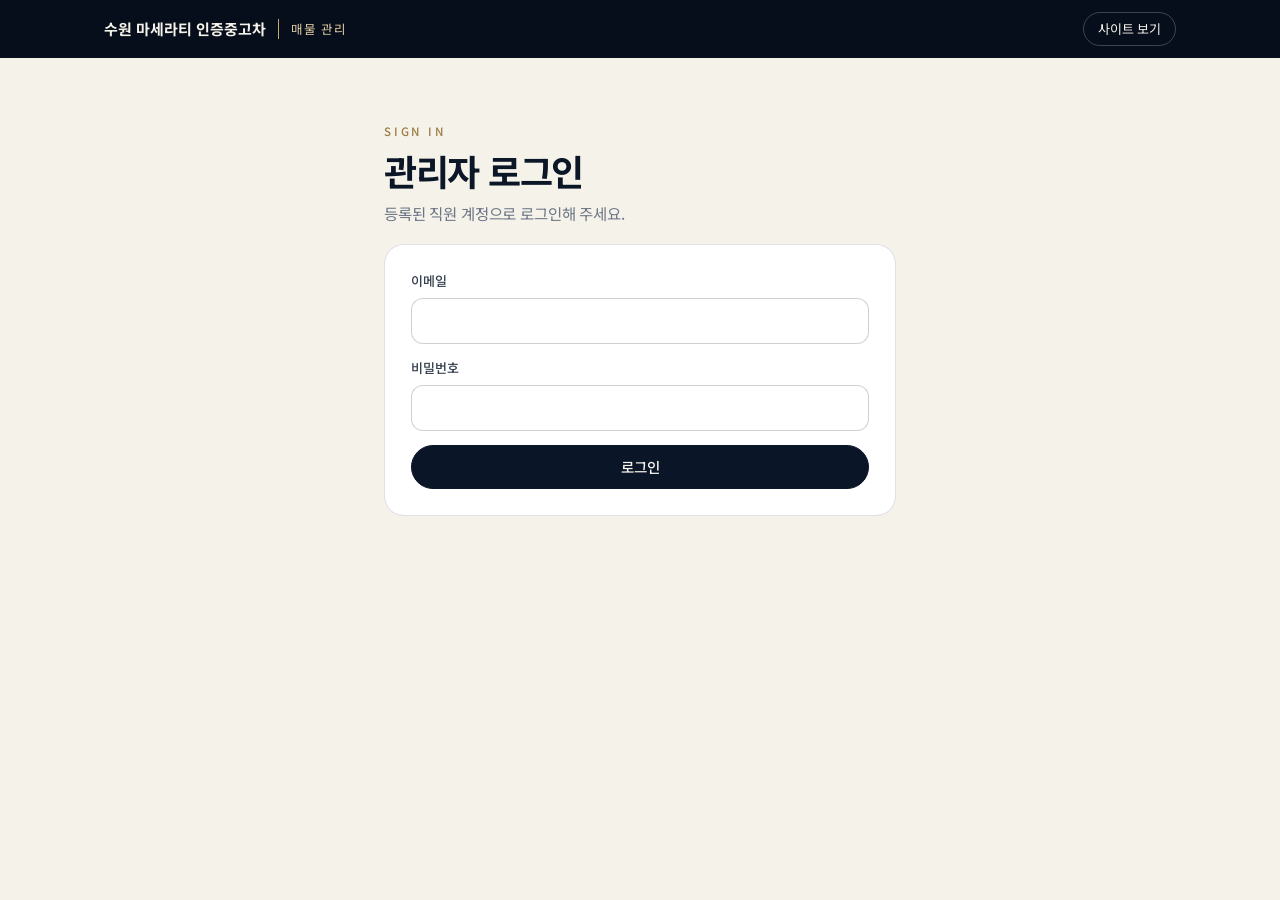
<file: admin.html>
<!DOCTYPE html>
<html lang="ko">
<head>
<meta charset="utf-8">
<meta name="viewport" content="width=device-width, initial-scale=1">
<meta name="robots" content="noindex, nofollow">
<title>매물 관리 | 수원 마세라티 인증중고차</title>
<meta name="theme-color" content="#070E1B">
<link rel="icon" href="data:image/svg+xml,%3Csvg xmlns='http://www.w3.org/2000/svg' viewBox='0 0 64 64'%3E%3Crect width='64' height='64' rx='14' fill='%230A1528'/%3E%3Cpath d='M16 46h32' stroke='%23C8A86E' stroke-width='2'/%3E%3Ctext x='32' y='40' text-anchor='middle' font-family='Georgia,serif' font-size='30' fill='%23E4D0A6'%3E1%3C/text%3E%3C/svg%3E">
<link rel="preconnect" href="https://fonts.googleapis.com">
<link rel="preconnect" href="https://fonts.gstatic.com" crossorigin>
<link href="https://fonts.googleapis.com/css2?family=Noto+Sans+KR:wght@400;500;700&display=swap" rel="stylesheet">
<link rel="stylesheet" href="admin.css">
</head>
<body>

<header class="top">
  <div class="top-in">
    <a class="brand" href="index.html"><b style="letter-spacing:0;font-size:15px">수원 마세라티 인증중고차</b><span>매물 관리</span></a>
    <div class="top-r">
      <span class="who" id="who" hidden></span>
      <a class="tbtn" href="index.html" target="_blank" rel="noopener">사이트 보기</a>
      <button class="tbtn" id="logout" hidden>로그아웃</button>
    </div>
  </div>
</header>

<nav class="tabs" id="tabs" hidden><div class="tabs-in"><button class="tab on" data-tab="vList">매물</button><button class="tab" data-tab="vInq">상담 신청<b id="inqBadge" hidden>0</b></button></div></nav>
<div class="demo-bar" id="demoBar" hidden>체험 모드입니다. 여기서 등록·수정한 내용은 저장되지 않고, 새로 고치면 사라집니다.</div>

<!-- ============ 1. 연결 전 안내 ============ -->
<main class="view narrow" id="vSetup" hidden>
  <p class="eyebrow">Setup</p>
  <h1>매물 저장소가 아직 연결되지 않았습니다.</h1>
  <p class="sub">아래 순서로 한 번만 준비하면, 이 화면에서 로그인해 매물을 바로 올릴 수 있습니다.</p>
  <ol class="steps">
    <li><b>Supabase 가입 후 프로젝트 만들기</b><span>supabase.com 에서 무료로 가입하고 새 프로젝트를 하나 만듭니다. 지역은 Seoul 을 고르면 됩니다.</span></li>
    <li><b>설정 파일 실행하기</b><span>함께 받은 <code>supabase-setup.sql</code> 맨 아래 이메일을 직원 이메일로 바꾼 뒤, SQL Editor 에 붙여 넣고 Run 을 누릅니다.</span></li>
    <li><b>직원 계정 만들기</b><span>Authentication → Users 에서 같은 이메일로 사용자를 추가하고 비밀번호를 정합니다.</span></li>
    <li><b>연결 정보 넣기</b><span>프로젝트 주소와 Publishable key 를 <code>config.js</code> 에 넣고 사이트를 다시 올립니다.</span></li>
  </ol>
  <div class="row-btns">
    <button class="btn primary" id="startDemo">체험 모드로 둘러보기</button>
    <a class="btn" href="index.html">사이트로 돌아가기</a>
  </div>
</main>

<!-- ============ 2. 로그인 ============ -->
<main class="view narrow" id="vLogin" hidden>
  <p class="eyebrow">Sign in</p>
  <h1>관리자 로그인</h1>
  <p class="sub">등록된 직원 계정으로 로그인해 주세요.</p>
  <form class="card" id="loginForm" novalidate>
    <label class="f"><span>이메일</span><input type="email" name="email" autocomplete="username" required></label>
    <label class="f"><span>비밀번호</span><input type="password" name="password" autocomplete="current-password" required></label>
    <p class="err" id="loginErr" hidden></p>
    <button class="btn primary wide" type="submit">로그인</button>
  </form>
</main>

<!-- ============ 3. 매물 목록 ============ -->
<main class="view" id="vList" hidden>
  <div class="head">
    <div>
      <p class="eyebrow">Inventory</p>
      <h1>매물 <span id="total">0</span>대</h1>
      <p class="sub" id="statLine"></p>
    </div>
    <button class="btn primary" id="addBtn"><svg width="14" height="14" viewBox="0 0 14 14" fill="none" stroke="currentColor" stroke-width="1.8"><path d="M7 1v12M1 7h12"/></svg>매물 등록</button>
  </div>
  <div class="tools">
    <input class="search" id="q" type="search" placeholder="모델·트림·색상으로 찾기" aria-label="매물 찾기">
    <select id="fModel" aria-label="모델"></select>
    <select id="fStat" aria-label="상태">
      <option value="">전체 상태</option><option>판매중</option><option>예약중</option><option>판매완료</option>
    </select>
  </div>
  <div class="list" id="list"></div>
</main>

<!-- ============ 3-2. 상담 신청 ============ -->
<main class="view" id="vInq" hidden>
  <div class="head">
    <div>
      <p class="eyebrow">Inquiries</p>
      <h1>상담 신청 <span id="inqTotal">0</span>건</h1>
      <p class="sub" id="inqLine"></p>
    </div>
    <button class="btn" id="inqReload">새로 고침</button>
  </div>
  <div class="tools" style="grid-template-columns:1fr 170px">
    <input class="search" id="inqQ" type="search" placeholder="이름·연락처·내용으로 찾기" aria-label="상담 찾기">
    <select id="inqStat" aria-label="상태"><option value="">전체 상태</option><option>신규</option><option>연락 완료</option><option>종료</option></select>
  </div>
  <div class="list" id="inqList"></div>
</main>

<!-- ============ 4. 등록 · 수정 ============ -->
<main class="view" id="vEdit" hidden>
  <button class="back" id="backBtn"><svg width="14" height="14" viewBox="0 0 14 14" fill="none" stroke="currentColor" stroke-width="1.8"><path d="M9 1.500 3.500 7 9 12.500"/></svg>목록으로</button>
  <h1 id="editTitle">매물 등록</h1>

  <form id="carForm" novalidate>
    <section class="card">
      <h2>기본 정보 <small>* 표시는 꼭 입력해 주세요</small></h2>
      <div class="g3">
        <label class="f"><span>모델 *</span><select name="model" required></select></label>
        <label class="f"><span>트림 *</span><input name="trim" list="trimList" placeholder="예: GT, Modena, Trofeo" required><datalist id="trimList"></datalist></label>
        <label class="f"><span>상태</span><select name="status"><option>판매중</option><option>예약중</option><option>판매완료</option></select></label>
      </div>
      <div class="g4">
        <label class="f"><span>연식 (년) *</span><input name="year" type="number" inputmode="numeric" min="2000" max="2100" placeholder="2023" required></label>
        <label class="f"><span>최초 등록 (월)</span><select name="month"><option value="">선택 안 함</option></select></label>
        <label class="f"><span>주행거리 (km) *</span><input name="mileage" type="text" inputmode="numeric" placeholder="18,400" required></label>
        <label class="f"><span>가격 (만원) *</span><input name="price" type="text" inputmode="numeric" placeholder="7,650" required><em class="hint" id="priceHint"></em></label>
      </div>
      <div class="checks">
        <label class="ck"><input type="checkbox" name="featured"><span>메인 화면 "지금 만날 수 있는 매물"에 노출</span></label>
      </div>
    </section>

    <section class="card">
      <h2>사진 <small>첫 번째 사진이 대표 사진입니다 · 올릴 때 자동으로 용량을 줄입니다</small></h2>
      <div class="drop" id="drop">
        <input type="file" id="fileInput" accept="image/*" multiple hidden>
        <svg width="30" height="30" viewBox="0 0 24 24" fill="none" stroke="currentColor" stroke-width="1.400" stroke-linecap="round" stroke-linejoin="round"><path d="M4 16.500V18a2 2 0 0 0 2 2h12a2 2 0 0 0 2-2v-1.500M12 15V4m0 0L7.500 8.500M12 4l4.500 4.500"/></svg>
        <p><b>사진을 끌어다 놓거나 눌러서 선택</b></p>
        <p class="hint">여러 장을 한 번에 고를 수 있습니다 (권장 30장 이하)</p>
      </div>
      <div class="photos" id="photos"></div>
      <div class="checks">
        <label class="ck"><input type="checkbox" name="cutout"><span>대표 사진이 배경을 지운 누끼 사진입니다 (차량이 잘리지 않게 여백을 두고 표시)</span></label>
      </div>
    </section>

    <section class="card">
      <h2>제원 <small>트림을 고르면 알려진 제원을 자동으로 채웁니다 · 실제 차량과 맞는지 확인해 주세요</small></h2>
      <div class="g3">
        <label class="f"><span>연료</span><input name="fuel" list="fuelList" placeholder="가솔린"><datalist id="fuelList"><option value="가솔린"><option value="가솔린 · 마일드 하이브리드"><option value="디젤"><option value="전기"></datalist></label>
        <label class="f"><span>엔진 · 배기량</span><input name="displacement" placeholder="1,995cc"></label>
        <label class="f"><span>최고 출력</span><input name="power" placeholder="300마력"></label>
      </div>
      <div class="g4">
        <label class="f"><span>변속기</span><input name="transmission" list="tmList" placeholder="8단 자동"><datalist id="tmList"><option value="8단 자동"><option value="8단 DCT"></datalist></label>
        <label class="f"><span>구동</span><input name="drive" list="drList" placeholder="AWD"><datalist id="drList"><option value="AWD"><option value="AWD (Q4)"><option value="RWD"><option value="MR (미드십 후륜)"></datalist></label>
        <label class="f"><span>외장 색상</span><input name="color" placeholder="블루"></label>
        <label class="f"><span>내장</span><input name="interior" placeholder="탄 가죽"></label>
      </div>
    </section>

    <section class="card">
      <h2>옵션 · 이력</h2>
      <label class="f"><span>주요 옵션 <small>한 줄에 하나씩, 또는 쉼표로 구분</small></span><textarea name="options" rows="5" placeholder="파노라마 선루프&#10;소너스 파베르 사운드&#10;어댑티브 크루즈 컨트롤"></textarea></label>
      <div class="g3">
        <label class="f"><span>사고 이력</span><input name="accident" list="accList" placeholder="무사고"><datalist id="accList"><option value="무사고"><option value="단순 교환"><option value="상담 시 안내"></datalist></label>
        <label class="f"><span>소유 이력</span><input name="owners" list="ownList" placeholder="1인 소유"><datalist id="ownList"><option value="1인 소유"><option value="2인 소유"><option value="3인 이상"></datalist></label>
        <label class="f"><span>정비 이력</span><input name="service" placeholder="공식 서비스센터 정비 이력"></label>
      </div>
    </section>

    <section class="card">
      <h2>소개 글</h2>
      <label class="f"><span>차량 한두 문장 소개 <small>상세 페이지 가격 아래에 표시됩니다</small></span><textarea name="description" rows="3" placeholder="1인 소유, 정기 점검 이력이 모두 확인된 차량입니다."></textarea></label>
    </section>

    <div class="savebar">
      <p class="progress" id="progress" hidden></p>
      <button class="btn" type="button" id="cancelBtn">취소</button>
      <button class="btn primary" type="submit" id="saveBtn">저장</button>
    </div>
  </form>
</main>

<!-- 확인 창 -->
<div class="modal" id="confirm" role="dialog" aria-modal="true" aria-labelledby="cfTitle">
  <div class="modal-box">
    <h3 id="cfTitle"></h3>
    <p id="cfText"></p>
    <div class="row-btns end"><button class="btn" id="cfNo">취소</button><button class="btn danger" id="cfYes">삭제</button></div>
  </div>
</div>
<div class="toast" id="toast" role="status" aria-live="polite"></div>

<script src="config.js"></script>
<script src="cars.js"></script>
<script src="admin.js"></script>
</body>
</html>
</file>
<file: site.css>
/* 수원 마세라티 인증중고차 */
html,body{background:#0A0A0A}
:root{
  --navy-950:#000000; --navy-900:#0A0A0A; --navy-850:#111111; --navy-800:#171717; --navy-700:#222222; --navy-600:#2E2E2E;
  --gold:#FFC845; --gold-soft:#FFD46B; --gold-deep:#0A0A0A;
  --ivory:#FFFFFF; --paper:#FFFFFF; --sand:#EFEFEF;
  --ink:#0A0A0A; --ink-2:#333333; --mute:#6B6B6B; --mute-d:#9A9A9A;
  --line:rgba(10,10,10,.12); --line-d:rgba(255,255,255,.12);
  --ok:#2E8B6A;
  --sans:"Noto Sans KR","Apple SD Gothic Neo","Malgun Gothic",system-ui,sans-serif;
  --serif:"Jost","Noto Sans KR",sans-serif;
  --ease:cubic-bezier(.22,.61,.21,1); --ease-out:cubic-bezier(.16,1,.3,1);
  --nav-h:60px; --wrap:1200px; --r-lg:0px; --r-md:0px;
}
*{box-sizing:border-box;margin:0;padding:0}
html{-webkit-text-size-adjust:100%;scroll-behavior:smooth}
body{font-family:var(--sans);color:var(--ivory);font-size:17px;line-height:1.7;letter-spacing:-.01em;-webkit-font-smoothing:antialiased;overflow-x:hidden;word-break:keep-all}
img{display:block;max-width:100%;height:auto}
a{color:inherit;text-decoration:none}
button{font:inherit;color:inherit;background:none;border:0;cursor:pointer}
ul{list-style:none}
:focus-visible{outline:2px solid var(--gold);outline-offset:3px;border-radius:0}
.wrap{width:min(var(--wrap),100% - 48px);margin-inline:auto}
.sr{position:absolute;width:1px;height:1px;overflow:hidden;clip:rect(0 0 0 0)}
[hidden]{display:none!important}

/* ---------- type ---------- */
.eyebrow{font-size:12px;font-weight:500;letter-spacing:.26em;text-transform:uppercase;color:var(--gold)}
.light .eyebrow{color:var(--gold-deep)}
.h2{font-size:clamp(32px,4.7vw,64px);font-weight:700;line-height:1.14;letter-spacing:-.035em}
.h3{font-size:clamp(22px,2.2vw,30px);font-weight:700;line-height:1.25;letter-spacing:-.03em}
.lead{font-size:clamp(17px,1.5vw,21px);line-height:1.65;color:var(--mute-d);font-weight:400}
.light .lead{color:var(--ink-2)}
.num{font-family:var(--serif);font-weight:500;letter-spacing:-.01em;font-variant-numeric:lining-nums}
.sec-head{display:grid;gap:18px;max-width:820px}
.sec-head.center{text-align:center;margin-inline:auto;justify-items:center}

/* ---------- buttons ---------- */
.btn{display:inline-flex;align-items:center;justify-content:center;gap:8px;height:48px;padding:0 26px;border-radius:0;font-size:15px;font-weight:500;letter-spacing:-.01em;transition:transform .35s var(--ease-out),background .25s,color .25s,border-color .25s,box-shadow .25s;white-space:nowrap}
.btn:active{transform:scale(.97)}
.btn-gold{background:var(--gold);color:#12100A}
.btn-gold:hover{background:var(--gold-soft);box-shadow:0 10px 30px -10px rgba(255,200,69,.6)}
.btn-ghost{border:1px solid rgba(255,255,255,.28);color:var(--ivory)}
.btn-ghost:hover{border-color:var(--gold);color:var(--gold-soft)}
.btn-dark{background:var(--navy-850);color:var(--ivory)}
.btn-dark:hover{background:var(--navy-700)}
.btn-line{border:1px solid rgba(10,10,10,.25);color:var(--ink)}
.btn-line:hover{border-color:var(--ink);background:var(--ink);color:var(--ivory)}
.btn-sm{height:38px;padding:0 18px;font-size:13.5px}
.link{display:inline-flex;align-items:center;gap:6px;color:var(--gold-soft);font-size:16px;font-weight:500}
.light .link{color:var(--gold-deep)}
.link svg{transition:transform .35s var(--ease-out)}
.link:hover svg{transform:translateX(4px)}

/* ---------- nav ---------- */
.nav{position:fixed;inset:0 0 auto 0;height:var(--nav-h);z-index:90;transition:background .4s,border-color .4s,backdrop-filter .4s;border-bottom:1px solid transparent}
.nav.solid,.nav.open{background:rgba(10,10,10,.78);-webkit-backdrop-filter:saturate(180%) blur(20px);backdrop-filter:saturate(180%) blur(20px);border-color:var(--line-d)}
.nav-in{height:100%;display:flex;align-items:center;justify-content:space-between;gap:24px}
.brand{display:flex;align-items:center;gap:14px}
.brand-logo{height:40px;width:auto;flex:none}
.brand-mark.ko{font-size:16px;letter-spacing:-.02em;font-weight:700}
.brand-mark{font-size:15px;font-weight:700;letter-spacing:.28em;white-space:nowrap}
.brand-sub{padding-left:14px;border-left:1px solid var(--gold);font-size:11px;letter-spacing:.14em;color:var(--gold-soft);white-space:nowrap;line-height:1.2}
.menu{display:flex;gap:34px;font-size:14px;color:rgba(255,255,255,.78)}
.menu a{position:relative;padding:6px 0;transition:color .25s}
.menu a::after{content:"";position:absolute;left:0;right:0;bottom:0;height:1px;background:var(--gold);transform:scaleX(0);transform-origin:left;transition:transform .4s var(--ease-out)}
.menu a:hover,.menu a.on{color:#fff}
.menu a:hover::after,.menu a.on::after{transform:scaleX(1)}
.nav-cta{display:flex;align-items:center;gap:10px}
.burger{display:none;width:40px;height:40px;position:relative}
.burger i{position:absolute;left:10px;right:10px;height:1.5px;background:var(--ivory);transition:transform .4s var(--ease-out),top .4s var(--ease-out)}
.burger i:nth-child(1){top:15px}.burger i:nth-child(2){top:24px}
.nav.open .burger i:nth-child(1){top:19.5px;transform:rotate(45deg)}
.nav.open .burger i:nth-child(2){top:19.5px;transform:rotate(-45deg)}
.drawer{position:fixed;inset:var(--nav-h) 0 0 0;z-index:89;background:rgba(10,10,10,.97);-webkit-backdrop-filter:blur(20px);backdrop-filter:blur(20px);padding:28px 24px;display:grid;align-content:start;gap:2px;opacity:0;pointer-events:none;transition:opacity .35s}
.drawer.open{opacity:1;pointer-events:auto}
.drawer a{display:block;padding:16px 4px;font-size:26px;font-weight:700;letter-spacing:-.03em;border-bottom:1px solid var(--line-d);transform:translateY(12px);opacity:0;transition:transform .5s var(--ease-out),opacity .5s}
.drawer.open a{transform:none;opacity:1}
.drawer.open a:nth-child(2){transition-delay:.04s}.drawer.open a:nth-child(3){transition-delay:.08s}.drawer.open a:nth-child(4){transition-delay:.12s}.drawer.open a:nth-child(5){transition-delay:.16s}.drawer.open a:nth-child(6){transition-delay:.2s}

/* ---------- page switch ---------- */
.page{animation:pageIn .6s var(--ease-out) both}
@keyframes pageIn{from{opacity:0;transform:translateY(14px)}to{opacity:1;transform:none}}

/* ---------- reveal ---------- */
.rv{opacity:0;transform:translateY(28px);transition:opacity .9s var(--ease-out),transform .9s var(--ease-out);transition-delay:calc(var(--d,0)*90ms)}
.rv.in{opacity:1;transform:none}

/* =========================================================
   HERO
   ========================================================= */
.hero{position:relative;height:190vh;background:var(--navy-900)}
.hero-sticky{position:sticky;top:0;height:100vh;height:100svh;min-height:600px;overflow:hidden;display:flex;flex-direction:column;align-items:center}
.hero-bg{position:absolute;inset:0;background:
  radial-gradient(62% 44% at 50% 80%,rgba(70,70,70,.66),transparent 70%),
  radial-gradient(90% 60% at 50% 0%,rgba(23,23,23,.9),transparent 70%),
  linear-gradient(180deg,#0A0A0A 0%,#0D0D0D 60%,#000000 100%)}
.hero-copy{position:relative;z-index:3;flex:none;text-align:center;padding-top:calc(var(--nav-h) + clamp(18px,4.4vh,52px));display:grid;justify-items:center;gap:clamp(12px,2vh,20px);opacity:calc(1 - var(--p,0)*2.6);transform:translateY(calc(var(--p,0)*-70px));width:min(980px,100% - 40px)}
.hero h1{font-size:clamp(36px,min(5.8vw,9.6vh),84px);font-weight:700;line-height:1.1;letter-spacing:-.045em}
.hero h1 .ln{display:block;overflow:hidden;padding-bottom:.08em}
.hero h1 .ln>span{display:block;transform:translateY(105%);transition:transform 1.1s var(--ease-out)}
.hero h1 .ln:nth-child(2)>span{transition-delay:.12s}
.hero h1 em{font-style:normal;background:linear-gradient(100deg,#FFFFFF 10%,#FFD46B 50%,#FFC845 90%);-webkit-background-clip:text;background-clip:text;color:transparent}
.hero .lead{max-width:760px;opacity:0;transform:translateY(16px);transition:opacity .9s var(--ease-out) .45s,transform .9s var(--ease-out) .45s}
.hero .eyebrow{opacity:0;transition:opacity .9s .1s}
.hero-cta{display:flex;gap:12px;flex-wrap:wrap;justify-content:center;margin-top:4px;opacity:0;transform:translateY(16px);transition:opacity .9s var(--ease-out) .6s,transform .9s var(--ease-out) .6s}
.hero-stage{position:relative;z-index:2;flex:1;min-height:0;width:100%;margin-top:clamp(6px,1.6vh,20px)}
.hero-word{position:absolute;left:50%;bottom:24%;transform:translateX(calc(-50% + var(--p,0)*-5vw));font-family:var(--serif);font-weight:500;font-size:clamp(70px,15.5vw,250px);line-height:.8;letter-spacing:.03em;color:transparent;-webkit-text-stroke:1px rgba(255,200,69,.3);white-space:nowrap;user-select:none;opacity:calc(1 - var(--p,0)*.7)}
.hero-horizon{position:absolute;left:50%;bottom:11%;width:min(1100px,84vw);height:1px;transform:translateX(-50%) scaleX(var(--hz,0));background:linear-gradient(90deg,transparent,rgba(255,200,69,.75) 30%,rgba(255,212,107,.9) 50%,rgba(255,200,69,.75) 70%,transparent);transition:transform 1.8s var(--ease-out) .5s}
.hero-car{position:absolute;inset:0 0 3% 0;display:grid;grid-template:minmax(0,1fr)/minmax(0,1fr);place-items:end center;transform:translateX(var(--in,46vw)) scale(calc(1 + var(--p,0)*var(--zoom,.3)));transform-origin:50% 90%;transition:transform 1.9s var(--ease-out) .25s,filter 1.6s .25s,opacity 1.2s .25s;opacity:0;filter:blur(14px);will-change:transform}
.hero-carbox{position:relative;height:100%;max-height:430px;aspect-ratio:1600/629;max-width:min(1090px,94vw)}
.hero-carbox img{width:100%;height:100%;object-fit:contain;object-position:50% 100%;filter:drop-shadow(0 36px 30px rgba(0,0,0,.55))}
.hero-carbox::after{content:"";position:absolute;left:6%;right:6%;bottom:-4%;height:9%;background:radial-gradient(50% 50% at 50% 50%,rgba(0,0,0,.75),transparent 72%);z-index:-1}
.hero-sheen{position:absolute;inset:0;background:linear-gradient(105deg,transparent 42%,rgba(255,255,255,.34) 50%,transparent 58%);background-size:260% 100%;background-position:130% 0;mix-blend-mode:screen;-webkit-mask:var(--mask) center bottom/contain no-repeat;mask:var(--mask) center bottom/contain no-repeat;pointer-events:none}
.hero.ready .hero-sheen{animation:sheen 2.4s var(--ease) 1.5s 1 both}
@keyframes sheen{from{background-position:130% 0}to{background-position:-40% 0}}
.hero.ready{--hz:1;--in:0px}
.hero.ready h1 .ln>span{transform:none}
.hero.ready .lead,.hero.ready .hero-cta{opacity:1;transform:none}
.hero.ready .eyebrow{opacity:1}
.hero.ready .hero-car{opacity:1;filter:none}
.hero.scrolled .hero-car{transition:none}
.hero-facts{position:relative;z-index:3;flex:none;display:flex;gap:clamp(20px,4vw,64px);padding:clamp(10px,2vh,18px) 0 clamp(16px,3vh,30px);font-size:13px;color:var(--mute-d);white-space:nowrap;opacity:calc(1 - var(--p,0)*3)}
.hero-facts b{color:var(--ivory);font-weight:500;margin-right:8px}
.hero-end{position:absolute;z-index:3;left:0;right:0;top:calc(var(--nav-h) + 7vh);text-align:center;opacity:calc((var(--p,0) - .5)*3);transform:translateY(calc((1 - var(--p,0))*40px));padding:0 24px;pointer-events:none}
.hero-end p{font-size:clamp(24px,min(3.4vw,5.6vh),46px);font-weight:700;letter-spacing:-.035em;line-height:1.25}
.hero-end p span{color:var(--gold-soft)}

/* =========================================================
   HIGHLIGHTS
   ========================================================= */
.hl{background:var(--navy-950);padding:clamp(80px,11vw,150px) 0 clamp(70px,9vw,120px)}
.hl-top{display:flex;justify-content:space-between;align-items:end;gap:24px;margin-bottom:clamp(28px,4vw,52px)}
.hl-track{position:relative;display:flex;gap:20px;overflow-x:auto;scroll-snap-type:x mandatory;scrollbar-width:none;padding-inline:max(24px,calc((100vw - var(--wrap))/2));scroll-padding-inline:max(24px,calc((100vw - var(--wrap))/2));-webkit-overflow-scrolling:touch}
.hl-track::-webkit-scrollbar{display:none}
.hl-card{position:relative;flex:0 0 min(1000px,86vw);aspect-ratio:16/9;border-radius:0;overflow:hidden;scroll-snap-align:start;background:var(--navy-800);isolation:isolate;transition:opacity .6s,transform .8s var(--ease-out);opacity:.42;transform:scale(.97)}
.hl-card.on{opacity:1;transform:none}
.hl-card>img{position:absolute;inset:0;width:100%;height:100%;object-fit:cover;z-index:-2;transform:scale(1.08);transition:transform 6s linear}
.hl-card.on>img{transform:scale(1)}
.hl-card::before{content:"";position:absolute;inset:0;z-index:-1;background:linear-gradient(100deg,rgba(0,0,0,.88) 0%,rgba(0,0,0,.62) 34%,rgba(0,0,0,.12) 64%,transparent 80%),linear-gradient(180deg,rgba(0,0,0,.55) 0%,transparent 40%,rgba(0,0,0,.45) 100%)}
.hl-card.stage::before{background:radial-gradient(70% 60% at 60% 85%,rgba(70,70,70,.8),transparent 70%)}
.hl-card.stage>img{object-fit:contain;object-position:100% 100%;inset:auto 3% 5% auto;width:64%;height:56%;transform:translateX(6%) scale(1);transition:transform 1.6s var(--ease-out)}
.hl-card.stage.on>img{transform:none}
.hl-txt{padding:clamp(24px,3.6vw,48px);max-width:640px}
.hl-txt small{display:block;font-size:13px;letter-spacing:.2em;color:var(--gold-soft);margin-bottom:12px;text-transform:uppercase}
.hl-txt h3{font-size:clamp(24px,3.5vw,48px);font-weight:700;line-height:1.18;letter-spacing:-.04em;text-shadow:0 2px 24px rgba(0,0,0,.35)}
.hl-txt p{margin-top:12px;font-size:clamp(14px,1.3vw,17px);color:rgba(255,255,255,.8);max-width:440px}
.hl-ctrl{display:flex;justify-content:center;align-items:center;gap:14px;margin-top:30px}
.dots{display:flex;align-items:center;gap:10px;height:48px;padding:0 20px;border-radius:0;background:rgba(255,255,255,.08);-webkit-backdrop-filter:blur(12px);backdrop-filter:blur(12px)}
.dots button{width:8px;height:8px;border-radius:0;background:rgba(255,255,255,.4);position:relative;overflow:hidden;transition:width .5s var(--ease-out),background .3s}
.dots button.on{width:48px;background:rgba(255,255,255,.28)}
.dots button i{position:absolute;inset:0;background:var(--gold-soft);transform:scaleX(0);transform-origin:left;border-radius:0}
.dots button.on i{transform:scaleX(var(--prog,0))}
.round{width:48px;height:48px;border-radius:0;display:grid;place-items:center;background:rgba(255,255,255,.08);transition:background .25s,opacity .25s,transform .3s var(--ease-out)}
.round:hover{background:rgba(255,255,255,.18)}
.round:active{transform:scale(.92)}
.round[disabled]{opacity:.3;cursor:default}
.light .round{background:rgba(10,10,10,.07)}
.light .round:hover{background:rgba(10,10,10,.14)}

/* =========================================================
   STATEMENT
   ========================================================= */
.say{background:var(--navy-900);padding:clamp(100px,14vw,200px) 0}
.say-text{font-size:clamp(26px,4.2vw,58px);font-weight:700;line-height:1.32;letter-spacing:-.04em;max-width:1040px;margin-inline:auto;text-align:center}
.say-text .w{color:rgba(255,255,255,.16);transition:color .5s}
.say-text .w.on{color:var(--ivory)}
.say-text .w.g.on{color:var(--gold-soft)}
.stats{display:grid;grid-template-columns:repeat(4,1fr);margin-top:clamp(60px,8vw,110px);border-top:1px solid var(--line-d)}
.stat{padding:34px 20px 0;text-align:center;border-left:1px solid var(--line-d)}
.stat:first-child{border-left:0}
.stat .num{font-size:clamp(54px,7vw,96px);line-height:1;color:var(--gold-soft);display:block}
.stat .num sup{font-family:var(--sans);font-size:.24em;font-weight:500;vertical-align:top;margin-left:4px;position:relative;top:.9em;color:var(--ivory)}
.stat p{margin-top:12px;font-size:14.5px;color:var(--mute-d)}

/* =========================================================
   MODELS
   ========================================================= */
.light{background:var(--ivory);color:var(--ink)}
.models{padding:clamp(90px,11vw,160px) 0}
.mv{display:grid;grid-template-columns:340px 1fr;gap:22px;margin-top:clamp(36px,5vw,64px);align-items:stretch}
.mv-list{display:flex;flex-direction:column;gap:10px}
.mv-item{border-radius:0;background:#fff;border:1px solid var(--line);transition:background .4s,border-color .4s,box-shadow .5s;overflow:hidden}
.mv-item.on{background:var(--navy-850);color:var(--ivory);border-color:transparent;box-shadow:0 24px 50px -24px rgba(14,14,14,.55)}
.mv-btn{width:100%;display:flex;align-items:center;gap:12px;padding:15px 20px;text-align:left;font-weight:500;font-size:16.5px}
.mv-btn .plus{width:22px;height:22px;border-radius:0;border:1px solid currentColor;display:grid;place-items:center;flex:none;opacity:.7;transition:transform .5s var(--ease-out),background .3s,border-color .3s,color .3s}
.mv-item.on .plus{transform:rotate(45deg);background:var(--gold);border-color:var(--gold);color:#12100A;opacity:1}
.mv-btn small{margin-left:auto;font-size:12px;letter-spacing:.14em;color:var(--mute);text-transform:uppercase}
.mv-item.on .mv-btn small{color:var(--gold-soft)}
.mv-more{display:grid;grid-template-rows:0fr;transition:grid-template-rows .6s var(--ease-out)}
.mv-item.on .mv-more{grid-template-rows:1fr}
.mv-more>div{overflow:hidden}
.mv-more p{padding:0 20px;font-size:14.5px;line-height:1.65;color:rgba(255,255,255,.74)}
.mv-more .link{margin:14px 20px 20px;font-size:14.5px;color:var(--gold-soft)}
.mv-stage{position:relative;border-radius:0;overflow:hidden;background:var(--navy-850);color:var(--ivory);min-height:560px;isolation:isolate}
.mv-stage::before{content:"";position:absolute;inset:0;z-index:-1;background:radial-gradient(70% 55% at 55% 82%,color-mix(in srgb,var(--tint,#2E2E2E) 46%,transparent),transparent 72%),linear-gradient(180deg,#111111,#080808);transition:background .8s}
.mv-name{position:absolute;left:0;right:0;top:9%;text-align:center;font-family:var(--serif);font-size:clamp(60px,10vw,150px);font-weight:500;line-height:.9;color:transparent;-webkit-text-stroke:1px rgba(255,212,107,.3);white-space:nowrap;letter-spacing:.01em}
.mv-name span{display:inline-block;animation:nameIn .9s var(--ease-out) both}
@keyframes nameIn{from{opacity:0;transform:translateY(30%)}to{opacity:1;transform:none}}
.mv-car{position:absolute;left:5%;right:5%;bottom:24%;height:52%;display:grid;place-items:end center}
.mv-car img{position:absolute;max-height:100%;max-width:100%;bottom:0;opacity:0;transform:translateX(9%) scale(.96);transition:opacity .5s,transform .9s var(--ease-out);filter:drop-shadow(0 30px 26px rgba(0,0,0,.5))}
.mv-car img.on{opacity:1;transform:none}
.mv-car img.out{opacity:0;transform:translateX(-9%) scale(.96)}
.mv-meta{position:absolute;left:0;right:0;bottom:0;display:grid;grid-template-columns:repeat(3,1fr) auto;gap:0;border-top:1px solid var(--line-d);background:rgba(0,0,0,.4);-webkit-backdrop-filter:blur(10px);backdrop-filter:blur(10px)}
.mv-meta div{padding:18px 24px;border-left:1px solid var(--line-d)}
.mv-meta div:first-child{border-left:0}
.mv-meta dt{font-size:11.5px;letter-spacing:.16em;color:var(--mute-d);text-transform:uppercase}
.mv-meta dd{margin-top:3px;font-size:15.5px;font-weight:500}
.mv-meta .go{display:grid;place-items:center;padding:0 24px}

/* =========================================================
   PROGRAM (sticky story)
   ========================================================= */
.prog{background:var(--navy-900);padding:clamp(90px,11vw,160px) 0 clamp(60px,8vw,110px)}
.story{display:grid;grid-template-columns:1fr 1fr;gap:clamp(32px,6vw,96px);margin-top:clamp(40px,6vw,80px)}
.story-media{position:sticky;top:calc(var(--nav-h) + 6vh);height:min(76vh,680px);border-radius:0;overflow:hidden;background:var(--navy-800)}
.story-media img{position:absolute;inset:0;width:100%;height:100%;object-fit:cover;opacity:0;transform:scale(1.08);transition:opacity .9s,transform 1.6s var(--ease-out)}
.story-media img.on{opacity:1;transform:none}
.story-media::after{content:"";position:absolute;inset:0;background:linear-gradient(180deg,transparent 55%,rgba(0,0,0,.78))}
.story-count{position:absolute;z-index:2;left:26px;right:26px;bottom:24px;display:flex;align-items:center;gap:16px;font-size:13px;letter-spacing:.14em;color:var(--ivory)}
.story-count .bar{flex:1;height:1px;background:rgba(255,255,255,.25);position:relative}
.story-count .bar i{position:absolute;inset:0;background:var(--gold-soft);transform-origin:left;transform:scaleX(var(--sp,.25));transition:transform .8s var(--ease-out)}
.story-count .num{font-size:30px;letter-spacing:0}
.step{min-height:min(76vh,680px);display:grid;align-content:center;gap:18px;padding:30px 0;opacity:.28;transition:opacity .6s}
.step.on{opacity:1}
.step .num{font-size:20px;color:var(--gold);letter-spacing:.08em}
.step .num::after{content:"";display:inline-block;width:44px;height:1px;background:var(--gold);vertical-align:middle;margin-left:14px}
.step p{color:var(--mute-d);max-width:480px}
.step ul{display:grid;gap:10px;margin-top:6px}
.step li{display:flex;gap:12px;align-items:flex-start;font-size:15.5px;color:rgba(255,255,255,.86)}
.step li svg{flex:none;margin-top:6px;color:var(--gold)}
.step-img{display:none;border-radius:0;overflow:hidden;aspect-ratio:16/10}
.step-img img{width:100%;height:100%;object-fit:cover}

/* =========================================================
   BENTO
   ========================================================= */
.bento-sec{padding:clamp(90px,11vw,160px) 0}
.bento{display:grid;grid-template-columns:repeat(12,1fr);gap:16px;margin-top:clamp(36px,5vw,64px)}
.tile{position:relative;border-radius:0;background:#fff;padding:clamp(24px,2.6vw,36px);min-height:250px;display:flex;flex-direction:column;justify-content:space-between;gap:28px;overflow:hidden;border:1px solid rgba(10,10,10,.06);transition:transform .7s var(--ease-out),box-shadow .7s var(--ease-out);isolation:isolate}
.tile:hover{transform:translateY(-6px);box-shadow:0 30px 60px -30px rgba(10,10,10,.35)}
.tile .ico{width:52px;height:52px;border-radius:0;background:var(--ivory);display:grid;place-items:center;color:var(--gold-deep)}
.tile h3{font-size:clamp(20px,2vw,26px);font-weight:700;letter-spacing:-.03em;line-height:1.3}
.tile p{margin-top:8px;font-size:15px;color:var(--mute);line-height:1.6}
.tile.c7{grid-column:span 7}.tile.c5{grid-column:span 5}.tile.c4{grid-column:span 4}
.tile.dark{background:var(--navy-850);color:var(--ivory);border-color:transparent;min-height:360px}
.tile.dark p{color:rgba(255,255,255,.75)}
.tile.dark .ico{background:rgba(255,255,255,.1);color:var(--gold-soft)}
.tile.dark>img{position:absolute;inset:0;width:100%;height:100%;object-fit:cover;z-index:-2;transition:transform 1.4s var(--ease-out)}
.tile.dark:hover>img{transform:scale(1.05)}
.tile.dark::before{content:"";position:absolute;inset:0;z-index:-1;background:linear-gradient(200deg,rgba(0,0,0,.2),rgba(0,0,0,.9) 78%)}
.tile.gold{background:linear-gradient(135deg,#111111,#222222);color:var(--ivory);border-color:transparent}
.tile.gold h3{font-size:clamp(22px,2.6vw,34px)}
.tile.gold h3 em{font-style:normal;color:var(--gold-soft)}
.tile.gold p{color:rgba(255,255,255,.72)}
.tile.gold::after{content:"";position:absolute;right:-60px;top:-60px;width:260px;height:260px;border-radius:0;border:1px solid rgba(255,200,69,.3);box-shadow:0 0 0 40px rgba(255,200,69,.05),0 0 0 90px rgba(255,200,69,.03)}

/* =========================================================
   CAR CARDS / FEATURED
   ========================================================= */
.feat{background:var(--navy-950);padding:clamp(90px,11vw,150px) 0}
.rowscroll{position:relative;display:flex;gap:18px;overflow-x:auto;scroll-snap-type:x mandatory;scrollbar-width:none;padding:6px max(24px,calc((100vw - var(--wrap))/2)) 10px;scroll-padding-inline:max(24px,calc((100vw - var(--wrap))/2));margin-top:clamp(30px,4vw,52px)}
.rowscroll::-webkit-scrollbar{display:none}
.rowscroll .card{flex:0 0 min(380px,82vw);scroll-snap-align:start}
.paddles{display:flex;gap:10px;justify-content:flex-end;margin-top:22px}
.card{display:flex;flex-direction:column;border-radius:0;overflow:hidden;background:var(--navy-850);border:1px solid var(--line-d);transition:transform .7s var(--ease-out),border-color .4s,box-shadow .7s var(--ease-out);color:var(--ivory)}
.card:hover{transform:translateY(-6px);border-color:rgba(255,200,69,.5);box-shadow:0 30px 60px -30px rgba(0,0,0,.8)}
.card-img{position:relative;aspect-ratio:16/10.4;background:radial-gradient(70% 60% at 50% 88%,color-mix(in srgb,var(--tint,#2E2E2E) 40%,transparent),transparent 72%),linear-gradient(180deg,#171717,#0D0D0D);overflow:hidden}
.card-img img{position:absolute;inset:0;width:100%;height:100%;object-fit:cover;transition:transform 1s var(--ease-out)}
.card-img.cut img{inset:auto 7% 9% 7%;width:86%;height:74%;object-fit:contain;object-position:50% 100%;filter:drop-shadow(0 18px 16px rgba(0,0,0,.5))}
.card:hover .card-img img{transform:scale(1.045)}
.noimg{position:absolute;inset:0;display:grid;place-items:center;font-size:13px;letter-spacing:.14em;color:var(--mute-d)}
.badges{position:absolute;z-index:2;left:14px;top:14px;display:flex;gap:6px}
.badge{height:26px;padding:0 11px;border-radius:0;font-size:11.5px;font-weight:500;letter-spacing:.02em;display:inline-flex;align-items:center;gap:5px;background:rgba(0,0,0,.6);-webkit-backdrop-filter:blur(8px);backdrop-filter:blur(8px);border:1px solid rgba(255,255,255,.16)}
.badge.cert{background:var(--gold);color:#12100A;border-color:transparent}
.badge.hold{background:rgba(255,212,107,.16);color:var(--gold-soft);border-color:rgba(255,212,107,.4)}
.badge.sold{background:rgba(255,255,255,.1);color:var(--mute-d)}
.card.is-sold .card-img img{filter:grayscale(.85) brightness(.7)}
.card-body{padding:20px 22px 22px;display:grid;gap:12px}
.card-body h3{font-size:19px;font-weight:700;letter-spacing:-.03em;line-height:1.3}
.card-body h3 span{display:block;font-size:12px;font-weight:500;letter-spacing:.18em;color:var(--gold-soft);text-transform:uppercase;margin-bottom:4px}
.specline{display:flex;flex-wrap:wrap;gap:6px 14px;font-size:13.5px;color:var(--mute-d)}
.specline i{font-style:normal;position:relative}
.specline i+i::before{content:"";position:absolute;left:-8px;top:50%;width:2px;height:2px;border-radius:0;background:var(--mute-d)}
.card-foot{display:flex;justify-content:space-between;align-items:end;padding-top:14px;border-top:1px solid var(--line-d)}
.price{font-size:22px;font-weight:700;letter-spacing:-.03em}
.price small{font-size:13px;font-weight:400;color:var(--mute-d);margin-left:2px}
.card-foot .more{font-size:13px;color:var(--gold-soft);display:inline-flex;gap:4px;align-items:center}

/* =========================================================
   PROCESS / FAQ / CONTACT
   ========================================================= */
.proc{padding:clamp(90px,11vw,160px) 0}
.steps4{display:grid;grid-template-columns:repeat(4,1fr);gap:0;margin-top:clamp(40px,6vw,72px);position:relative}
.steps4::before{content:"";position:absolute;left:0;right:0;top:27px;height:1px;background:var(--line)}
.steps4::after{content:"";position:absolute;left:0;top:27px;height:1px;width:100%;background:var(--gold-deep);transform:scaleX(0);transform-origin:left;transition:transform 2.2s var(--ease-out) .2s}
.steps4.in::after{transform:scaleX(1)}
.s4{padding-right:28px;position:relative}
.s4 .dot{font-variant-numeric:lining-nums;width:55px;height:55px;border-radius:0;background:var(--ivory);border:1px solid var(--gold-deep);display:grid;place-items:center;font-family:var(--serif);font-size:22px;color:var(--gold-deep);position:relative;z-index:1;transition:background .5s,color .5s}
.s4:hover .dot{background:var(--navy-850);color:var(--gold-soft)}
.s4 h3{margin-top:26px;font-size:21px;font-weight:700;letter-spacing:-.03em}
.s4 p{margin-top:8px;font-size:15px;color:var(--mute);line-height:1.65}
.faq{display:grid;grid-template-columns:1fr 1.5fr;gap:clamp(32px,6vw,90px);margin-top:clamp(90px,11vw,150px);padding-top:clamp(60px,7vw,90px);border-top:1px solid var(--line)}
.acc{border-top:1px solid var(--line)}
.acc-item{border-bottom:1px solid var(--line)}
.acc-q{width:100%;display:flex;justify-content:space-between;align-items:center;gap:20px;padding:24px 4px;text-align:left;font-size:18px;font-weight:500;letter-spacing:-.02em}
.acc-q .plus{flex:none;width:28px;height:28px;border-radius:0;background:rgba(10,10,10,.06);display:grid;place-items:center;transition:transform .5s var(--ease-out),background .3s,color .3s}
.acc-item.on .plus{transform:rotate(45deg);background:var(--navy-850);color:var(--gold-soft)}
.acc-a{display:grid;grid-template-rows:0fr;transition:grid-template-rows .5s var(--ease-out)}
.acc-item.on .acc-a{grid-template-rows:1fr}
.acc-a>div{overflow:hidden}
.acc-a p{padding:0 44px 26px 4px;color:var(--ink-2);font-size:15.5px}

.contact{background:var(--navy-900);padding:clamp(90px,11vw,160px) 0;position:relative;overflow:hidden}
.contact::before{content:"";position:absolute;inset:0;background:radial-gradient(50% 60% at 85% 10%,rgba(70,70,70,.5),transparent 70%)}
.contact-grid{position:relative;display:grid;grid-template-columns:1fr 1.1fr;gap:clamp(36px,6vw,90px);align-items:start}
.cinfo{display:grid;gap:0;margin-top:40px;border-top:1px solid var(--line-d)}
.cinfo div{display:grid;grid-template-columns:110px 1fr;gap:12px;padding:18px 0;border-bottom:1px solid var(--line-d);font-size:15.5px}
.cinfo dt{color:var(--mute-d);font-size:13px;letter-spacing:.1em;padding-top:2px}
.cinfo dd.tbd{color:var(--mute-d)}
.form{background:rgba(255,255,255,.04);border:1px solid var(--line-d);border-radius:0;padding:clamp(24px,3.4vw,44px);display:grid;gap:18px;-webkit-backdrop-filter:blur(10px);backdrop-filter:blur(10px)}
.form h3{font-size:22px;font-weight:700;letter-spacing:-.03em;margin-bottom:4px}
.f2{display:grid;grid-template-columns:1fr 1fr;gap:14px}
.field{display:grid;gap:7px}
.field label{font-size:12.5px;letter-spacing:.06em;color:var(--mute-d)}
.field input,.field select,.field textarea{width:100%;height:50px;padding:0 16px;border-radius:0;border:1px solid var(--line-d);background:rgba(0,0,0,.5);color:var(--ivory);font:inherit;font-size:15.5px;transition:border-color .25s,background .25s;appearance:none;-webkit-appearance:none}
.field textarea{height:104px;padding:14px 16px;resize:vertical;line-height:1.6}
.field select{background-image:url("data:image/svg+xml,%3Csvg xmlns='http://www.w3.org/2000/svg' width='12' height='8' fill='none' stroke='%23C8A86E' stroke-width='1.6'%3E%3Cpath d='M1 1.5l5 5 5-5'/%3E%3C/svg%3E");background-repeat:no-repeat;background-position:right 16px center;padding-right:40px}
.field input:focus,.field select:focus,.field textarea:focus{outline:0;border-color:var(--gold);background:rgba(0,0,0,.8)}
.field input::placeholder,.field textarea::placeholder{color:rgba(154,154,154,.6)}
.field select option{color:#0A0A0A}
.agree{display:flex;gap:10px;align-items:flex-start;font-size:14px;color:rgba(255,255,255,.86);cursor:pointer}
.agree input{width:20px;height:20px;flex:none;margin-top:2px;accent-color:var(--gold)}
.agree small{display:block;font-size:12px;color:var(--mute-d);margin-top:3px;line-height:1.55}
.result.done p{font-size:15px;line-height:1.7}
.result.done b{font-size:17px;color:var(--gold-soft)}
.form-note{font-size:12.5px;color:var(--mute-d);line-height:1.6}
.result{border:1px solid rgba(255,200,69,.4);border-radius:0;padding:20px;background:rgba(255,200,69,.06);display:grid;gap:14px}
.result pre{font:inherit;font-size:14.5px;white-space:pre-wrap;line-height:1.7;color:rgba(255,255,255,.9)}
.result .acts{display:flex;gap:10px;flex-wrap:wrap}

/* ---------- footer ---------- */
.foot{background:var(--navy-950);border-top:1px solid var(--line-d);padding:56px 0 110px;font-size:13.5px;color:var(--mute-d)}
.foot-top{display:flex;justify-content:space-between;gap:30px;flex-wrap:wrap;padding-bottom:30px;border-bottom:1px solid var(--line-d)}
.foot-links{display:flex;gap:26px;flex-wrap:wrap;color:rgba(255,255,255,.8)}
.foot-links a:hover,.foot-links button:hover{color:var(--gold-soft)}
.foot p{margin-top:10px;line-height:1.75}
.foot .legal{margin-top:22px;font-size:12px;opacity:.75}

/* ---------- mobile bottom bar / toast / modal ---------- */
.bar{position:fixed;z-index:80;left:12px;right:12px;bottom:calc(12px + env(safe-area-inset-bottom,0px));display:none;gap:8px;padding:8px;border-radius:0;background:rgba(14,14,14,.86);-webkit-backdrop-filter:blur(18px);backdrop-filter:blur(18px);border:1px solid var(--line-d);box-shadow:0 20px 40px -12px rgba(0,0,0,.7)}
.bar .btn{flex:1;height:46px}
.toast{position:fixed;z-index:120;left:50%;bottom:96px;transform:translate(-50%,20px);background:var(--ivory);color:var(--ink);padding:12px 22px;border-radius:0;font-size:14px;font-weight:500;opacity:0;pointer-events:none;transition:opacity .35s,transform .5s var(--ease-out);box-shadow:0 20px 40px -12px rgba(0,0,0,.6);white-space:nowrap}
.toast.on{opacity:1;transform:translate(-50%,0)}
.modal{position:fixed;inset:0;z-index:130;display:grid;place-items:center;padding:20px;background:rgba(0,0,0,.7);-webkit-backdrop-filter:blur(10px);backdrop-filter:blur(10px);opacity:0;pointer-events:none;transition:opacity .35s}
.modal.on{opacity:1;pointer-events:auto}
.modal-box{width:min(720px,100%);max-height:84vh;overflow:auto;background:var(--paper);color:var(--ink);border-radius:0;padding:clamp(24px,4vw,44px);transform:translateY(24px) scale(.98);transition:transform .6s var(--ease-out)}
.modal.on .modal-box{transform:none}
.modal-box h3{font-size:24px;font-weight:700;letter-spacing:-.03em;margin-bottom:6px}
.modal-box table{width:100%;border-collapse:collapse;margin-top:18px;font-size:13.5px}
.modal-box th,.modal-box td{text-align:left;padding:11px 8px;border-bottom:1px solid var(--line);vertical-align:top}
.modal-box th{font-weight:500;color:var(--mute);font-size:12px;letter-spacing:.08em}
.modal-box a{color:var(--gold-deep);text-decoration:underline;text-underline-offset:3px}
.modal-box .x{float:right;width:38px;height:38px;border-radius:0;background:rgba(10,10,10,.07);display:grid;place-items:center}

/* =========================================================
   CARS (list)
   ========================================================= */
.sub-hero{background:var(--navy-900);padding:calc(var(--nav-h) + clamp(50px,8vw,100px)) 0 clamp(36px,5vw,60px);position:relative;overflow:hidden}
.sub-hero::before{content:"";position:absolute;inset:0;background:radial-gradient(50% 80% at 80% 0%,rgba(70,70,70,.55),transparent 70%)}
.sub-hero .wrap{position:relative;display:grid;gap:16px}
.sub-hero h1{font-size:clamp(34px,5vw,68px);font-weight:700;letter-spacing:-.04em;line-height:1.12}
.sub-hero h1 .num{color:var(--gold-soft);font-size:1.12em;margin-right:.08em}
.notice{background:rgba(255,200,69,.12);border:1px solid rgba(255,200,69,.35);color:var(--gold-soft);border-radius:0;padding:12px 18px;font-size:13.5px;margin-top:10px;display:flex;gap:10px;align-items:flex-start;max-width:720px}
.notice svg{flex:none;margin-top:4px}
.list-sec{background:var(--navy-950);padding:0 0 clamp(80px,10vw,140px);min-height:60vh}
.filters{position:sticky;top:var(--nav-h);z-index:40;background:rgba(0,0,0,.84);-webkit-backdrop-filter:saturate(180%) blur(18px);backdrop-filter:saturate(180%) blur(18px);border-bottom:1px solid var(--line-d)}
.filters-in{display:flex;align-items:center;gap:16px;justify-content:space-between;padding:14px 0}
.chips{display:flex;gap:8px;overflow-x:auto;scrollbar-width:none;padding:2px}
.chips::-webkit-scrollbar{display:none}
.chip{height:40px;padding:0 18px;border-radius:0;border:1px solid var(--line-d);font-size:14px;white-space:nowrap;color:rgba(255,255,255,.8);transition:background .3s,color .3s,border-color .3s;display:inline-flex;align-items:center;gap:7px}
.chip b{font-weight:500;font-size:12px;opacity:.6}
.chip:hover{border-color:rgba(255,255,255,.4)}
.chip.on{background:var(--ivory);color:var(--ink);border-color:var(--ivory)}
.tools{display:flex;gap:8px;flex:none}
.sel{height:40px;border-radius:0;border:1px solid var(--line-d);background:transparent;color:var(--ivory);font:inherit;font-size:14px;padding:0 38px 0 16px;appearance:none;-webkit-appearance:none;background-image:url("data:image/svg+xml,%3Csvg xmlns='http://www.w3.org/2000/svg' width='12' height='8' fill='none' stroke='%23C8A86E' stroke-width='1.6'%3E%3Cpath d='M1 1.5l5 5 5-5'/%3E%3C/svg%3E");background-repeat:no-repeat;background-position:right 14px center;cursor:pointer}
.sel option{color:#0A0A0A}
.grid{display:grid;grid-template-columns:repeat(3,1fr);gap:20px;margin-top:32px}
.grid .card{animation:cardIn .7s var(--ease-out) both;animation-delay:calc(var(--i,0)*55ms)}
@keyframes cardIn{from{opacity:0;transform:translateY(24px)}to{opacity:1;transform:none}}
.empty{grid-column:1/-1;text-align:center;padding:90px 20px;color:var(--mute-d);border:1px dashed var(--line-d);border-radius:0}
.count-line{margin-top:26px;font-size:14px;color:var(--mute-d)}
.count-line b{color:var(--ivory);font-weight:500}

/* =========================================================
   CAR (detail)
   ========================================================= */
.d-top{background:var(--navy-900);padding:calc(var(--nav-h) + 26px) 0 0}
.crumb{display:flex;gap:8px;align-items:center;font-size:13.5px;color:var(--mute-d)}
.crumb a:hover{color:var(--gold-soft)}
.d-grid{display:grid;grid-template-columns:1.55fr 1fr;gap:clamp(24px,4vw,56px);margin-top:22px;align-items:start;padding-bottom:clamp(50px,7vw,90px)}
.gal-main{position:relative;border-radius:0;overflow:hidden;aspect-ratio:16/10.4;background:radial-gradient(70% 60% at 50% 88%,color-mix(in srgb,var(--tint,#2E2E2E) 44%,transparent),transparent 72%),linear-gradient(180deg,#171717,#0D0D0D)}
.gal-main img{position:absolute;inset:0;width:100%;height:100%;object-fit:cover;opacity:0;transform:scale(1.04);transition:opacity .6s,transform 1.2s var(--ease-out)}
.gal-main img.cut{inset:auto 6% 9% 6%;width:88%;height:76%;object-fit:contain;object-position:50% 100%;filter:drop-shadow(0 30px 24px rgba(0,0,0,.5))}
.gal-main img.on{opacity:1;transform:none}
.gal-nav{position:absolute;z-index:3;right:16px;bottom:16px;display:flex;gap:8px}
.gal-idx{position:absolute;z-index:3;left:18px;bottom:20px;font-size:13px;letter-spacing:.12em;color:rgba(255,255,255,.85)}
.thumbs{display:flex;gap:10px;margin-top:12px;overflow-x:auto;scrollbar-width:none}
.thumbs button{flex:0 0 108px;aspect-ratio:16/10.4;border-radius:0;overflow:hidden;background:linear-gradient(180deg,#171717,#0D0D0D);border:1.5px solid transparent;opacity:.55;transition:opacity .3s,border-color .3s;position:relative}
.thumbs button.on{opacity:1;border-color:var(--gold)}
.thumbs img{width:100%;height:100%;object-fit:cover}
.thumbs img.cut{object-fit:contain;padding:10px 8px 6px}
.sum{position:sticky;top:calc(var(--nav-h) + 24px);display:grid;gap:22px}
.sum h1{font-size:clamp(28px,3.2vw,42px);font-weight:700;letter-spacing:-.04em;line-height:1.18}
.sum h1 span{display:block;font-size:12.5px;font-weight:500;letter-spacing:.22em;color:var(--gold-soft);text-transform:uppercase;margin-bottom:10px}
.sum .price{font-size:clamp(30px,3.4vw,44px)}
.sum .desc{color:var(--mute-d);font-size:15.5px}
.kv{display:grid;grid-template-columns:1fr 1fr;border-top:1px solid var(--line-d)}
.kv div{padding:14px 0;border-bottom:1px solid var(--line-d)}
.kv div:nth-child(odd){padding-right:14px}
.kv dt{font-size:12px;letter-spacing:.1em;color:var(--mute-d)}
.kv dd{font-size:16px;font-weight:500;margin-top:2px}
.sum-acts{display:grid;grid-template-columns:1fr 1fr;gap:10px}
.sum .badges{position:static}
.d-sec{padding:clamp(60px,8vw,110px) 0}
.d-sec+.d-sec{padding-top:0}
.d-cols{display:grid;grid-template-columns:1fr 1fr;gap:clamp(28px,5vw,72px);margin-top:36px}
.spec-table{border-top:1px solid var(--line)}
.spec-table div{display:grid;grid-template-columns:130px 1fr;padding:16px 4px;border-bottom:1px solid var(--line);font-size:15.5px}
.spec-table dt{color:var(--mute)}
.spec-table dd{font-weight:500}
.checks{display:grid;gap:10px}
.check{display:flex;align-items:center;gap:14px;padding:16px 18px;border-radius:0;background:#fff;border:1px solid rgba(10,10,10,.06);font-size:15.5px;font-weight:500}
.check .ok{margin-left:auto;font-size:13px;color:var(--ok);display:inline-flex;gap:6px;align-items:center;font-weight:500}
.check .ico{width:36px;height:36px;border-radius:0;background:var(--ivory);display:grid;place-items:center;color:var(--gold-deep);flex:none}
.opts{display:grid;grid-template-columns:repeat(3,1fr);gap:10px;margin-top:30px}
.opts li{padding:16px 18px;border-radius:0;background:#fff;border:1px solid rgba(10,10,10,.06);font-size:15px;display:flex;gap:10px;align-items:center}
.opts li svg{color:var(--gold-deep);flex:none}
.calc{background:var(--navy-850);color:var(--ivory);border-radius:0;padding:clamp(24px,3.4vw,44px);display:grid;grid-template-columns:1.2fr 1fr;gap:clamp(24px,4vw,56px);align-items:center;margin-top:36px}
.rng{display:grid;gap:8px;margin-bottom:22px}
.rng:last-child{margin-bottom:0}
.rng label{display:flex;justify-content:space-between;font-size:14px;color:var(--mute-d)}
.rng label b{color:var(--ivory);font-weight:500}
input[type=range]{-webkit-appearance:none;appearance:none;width:100%;height:28px;background:transparent;cursor:pointer}
input[type=range]::-webkit-slider-runnable-track{height:3px;border-radius:0;background:linear-gradient(90deg,var(--gold) var(--v,50%),rgba(255,255,255,.16) var(--v,50%))}
input[type=range]::-moz-range-track{height:3px;border-radius:0;background:rgba(255,255,255,.16)}
input[type=range]::-moz-range-progress{height:3px;border-radius:0;background:var(--gold)}
input[type=range]::-webkit-slider-thumb{-webkit-appearance:none;width:22px;height:22px;border-radius:0;background:var(--ivory);border:5px solid var(--gold);margin-top:-10px;box-shadow:0 4px 12px rgba(0,0,0,.4)}
input[type=range]::-moz-range-thumb{width:14px;height:14px;border-radius:0;background:var(--ivory);border:5px solid var(--gold)}
.calc-out{text-align:center;padding:26px;border-radius:0;background:rgba(255,255,255,.05);border:1px solid var(--line-d)}
.calc-out small{font-size:12.5px;letter-spacing:.16em;color:var(--mute-d)}
.calc-out .num{display:block;font-size:clamp(46px,5.4vw,72px);line-height:1.1;color:var(--gold-soft);margin:6px 0 2px}
.calc-out .num em{font-family:var(--sans);font-style:normal;font-size:.3em;color:var(--ivory);margin-left:6px;font-weight:500}
.calc-out p{font-size:12.5px;color:var(--mute-d);line-height:1.6;margin-top:10px}

/* =========================================================
   MODEL CHAPTERS (메인에서 스크롤로 이어지는 차종 이야기)
   ========================================================= */
.models{padding-bottom:0}
.models>.wrap{padding-bottom:clamp(40px,5vw,70px)}
.lineup{display:grid;grid-template-columns:repeat(3,1fr);gap:16px;margin-top:clamp(32px,4.4vw,56px)}
.lu{display:flex;flex-direction:column;background:#fff;border:1px solid rgba(10,10,10,.07);border-radius:0;overflow:hidden;color:var(--ink);transition:transform .7s var(--ease-out),box-shadow .7s var(--ease-out)}
.lu:hover{transform:translateY(-6px);box-shadow:0 30px 60px -30px rgba(10,10,10,.4)}
.lu-img{aspect-ratio:16/9;background:radial-gradient(70% 70% at 50% 85%,color-mix(in srgb,var(--tint) 42%,transparent),transparent 72%),linear-gradient(180deg,#171717,#0D0D0D);display:grid;place-items:center;padding:8% 7% 6%}
.lu-img img{max-width:100%;max-height:100%;width:auto;height:auto;object-fit:contain;filter:drop-shadow(0 16px 14px rgba(0,0,0,.5));transition:transform 1s var(--ease-out)}
.lu:hover .lu-img img{transform:scale(1.05) translateX(-2%)}
.lu-txt{padding:20px 22px 22px;display:grid;gap:8px}
.lu-badges{display:flex;gap:6px;flex-wrap:wrap}
.lu-badges span{font-size:11.5px;font-weight:500;padding:3px 10px;border-radius:0;background:var(--ivory);color:var(--ink-2)}
.lu h3{font-size:24px;font-weight:700;letter-spacing:-.035em}
.lu-desc{font-size:14.5px;color:var(--mute);line-height:1.55}
.lu-more{margin-top:6px;font-size:14px;font-weight:500;color:var(--gold-deep);display:inline-flex;align-items:center;gap:6px}
.ch-nav{position:sticky;top:var(--nav-h);z-index:30;display:flex;justify-content:center;gap:6px;padding:10px 16px;background:rgba(0,0,0,.86);-webkit-backdrop-filter:saturate(180%) blur(18px);backdrop-filter:saturate(180%) blur(18px);border-bottom:1px solid var(--line-d);overflow-x:auto;scrollbar-width:none}
.ch-nav::-webkit-scrollbar{display:none}
.ch-nav a{flex:none;height:36px;padding:0 16px;border-radius:0;display:inline-flex;align-items:center;font-size:14px;color:rgba(255,255,255,.7);transition:background .3s,color .3s}
.ch-nav a:hover{color:#fff}
.ch-nav a.on{background:var(--ivory);color:var(--ink)}
.ch{position:relative;background:var(--navy-950);color:var(--ivory)}
.ch-cover{position:sticky;top:0;height:100vh;height:100svh;min-height:560px;overflow:hidden;display:flex;align-items:flex-end}
.ch-cover img{position:absolute;inset:0;width:100%;height:100%;object-fit:cover;filter:saturate(.9) contrast(1.05) brightness(.82)}
.ch-cover::after{content:"";position:absolute;inset:0;background:linear-gradient(180deg,rgba(0,0,0,.55) 0%,rgba(0,0,0,.05) 34%,rgba(0,0,0,.2) 55%,rgba(0,0,0,.92) 100%)}
.ch-cover-txt{position:relative;z-index:2;padding-bottom:clamp(48px,9vh,110px)}
.ch-no{font-size:clamp(18px,1.6vw,24px);color:var(--gold-soft);display:block;margin-bottom:14px}
.ch-no i{font-style:normal;color:rgba(255,255,255,.45)}
.ch-cover h2{font-size:clamp(52px,10vw,150px);font-weight:700;letter-spacing:-.055em;line-height:1;margin-top:10px;text-shadow:0 4px 40px rgba(0,0,0,.4)}
.ch-cover .st-tag{margin-top:14px}
.ch-body{display:flow-root;position:relative;z-index:2;background:linear-gradient(180deg,var(--navy-900),var(--navy-950));border-radius:0;margin-top:-28px;box-shadow:0 -30px 60px rgba(0,0,0,.45)}
.ch-intro{padding:clamp(70px,9vw,130px) 0 clamp(50px,7vw,90px)}
.ch-split{display:grid;grid-template-columns:1.15fr 1fr;gap:clamp(28px,5vw,80px);align-items:center;padding:clamp(40px,6vw,90px) 0}
.ch-split.rev figure{order:2}
.ch figure{border-radius:0;overflow:hidden;background:var(--navy-800)}
.ch figure img{width:100%;height:100%;object-fit:cover;filter:saturate(.92) contrast(1.04);transition:transform 1.6s var(--ease-out)}
.ch-split figure img{height:auto}
.ch-gal{display:none}
.ch figure:hover img{transform:scale(1.04)}
.ch-split .h2{font-size:clamp(28px,3.4vw,46px);margin-top:14px}
.ch-p{margin-top:18px;color:var(--mute-d);font-size:clamp(16px,1.3vw,18.5px);line-height:1.8}
.ch blockquote{margin-top:28px;padding:20px 24px;border-left:2px solid var(--gold);background:rgba(255,255,255,.04);border-radius:0;font-size:15.5px;line-height:1.75;color:rgba(255,255,255,.82)}
.ch blockquote b{display:block;color:var(--gold-soft);font-weight:500;margin-bottom:6px}
.ch-feat{list-style:none;margin-top:22px;display:grid;gap:0}
.ch-feat li{display:grid;grid-template-columns:44px 1fr;gap:6px;padding:18px 0;border-top:1px solid var(--line-d)}
.ch-feat .num{font-size:22px;color:var(--gold);line-height:1.3}
.ch-feat b{font-size:17.5px;font-weight:700;letter-spacing:-.02em}
.ch-feat p{margin-top:4px;font-size:15px;color:var(--mute-d);line-height:1.65}
.ch-hist{padding:clamp(40px,6vw,90px) 0}
.ch-hist .h2{font-size:clamp(28px,3.4vw,46px);margin-top:14px}
.ch-old{display:grid;gap:14px;margin-top:clamp(26px,3.6vw,44px)}
.ch-old.n1{grid-template-columns:1fr;max-width:760px}.ch-old.n2{grid-template-columns:1fr 1fr}.ch-old.n3{grid-template-columns:repeat(3,1fr)}
.ch-old figure{position:relative;aspect-ratio:3/2}
.ch-old img{filter:grayscale(.55) contrast(1.05) brightness(.9)!important}
.ch-old figcaption{position:absolute;left:0;right:0;bottom:0;padding:26px 18px 14px;font-size:13.5px;letter-spacing:.04em;background:linear-gradient(transparent,rgba(0,0,0,.85))}
.ch-tl{list-style:none;display:grid;grid-template-columns:repeat(4,1fr);gap:0;margin-top:clamp(30px,4vw,54px);border-top:1px solid var(--gold)}
.ch-tl li{padding:22px 22px 0 0;position:relative}
.ch-tl li::before{content:"";position:absolute;left:0;top:-6px;width:11px;height:11px;border-radius:0;background:var(--navy-950);border:2px solid var(--gold)}
.ch-tl .num{display:block;font-size:clamp(30px,3.4vw,46px);line-height:1;color:var(--gold-soft)}
.ch-tl b{display:block;margin-top:12px;font-size:17.5px;font-weight:700;letter-spacing:-.02em}
.ch-tl p{margin-top:6px;font-size:14.5px;color:var(--mute-d);line-height:1.65}
.ch-cta{display:grid;grid-template-columns:1fr auto;gap:30px;align-items:center;padding:clamp(30px,4vw,50px) clamp(24px,3.4vw,48px);margin-bottom:clamp(60px,8vw,110px);border-radius:0;background:radial-gradient(60% 120% at 100% 0%,color-mix(in srgb,var(--tint) 30%,transparent),transparent 70%),rgba(255,255,255,.05);border:1px solid var(--line-d)}
.ch-cta h3{font-size:clamp(20px,2vw,26px);font-weight:700;letter-spacing:-.03em}
.ch-cta ul{display:grid;gap:8px;margin-top:14px}
.ch-cta li{display:flex;gap:10px;align-items:center;font-size:15.5px;color:rgba(255,255,255,.88)}
.ch-cta li svg{color:var(--gold);flex:none}
.ch-btns{display:grid;gap:10px}

/* =========================================================
   MODEL STORY
   ========================================================= */
.st-hero{position:relative;background:radial-gradient(60% 46% at 50% 78%,color-mix(in srgb,var(--tint,#2E2E2E) 42%,transparent),transparent 72%),linear-gradient(180deg,#0A0A0A,#0D0D0D 60%,#000000);padding:calc(var(--nav-h) + 26px) 0 0;overflow:hidden;min-height:100svh;display:flex;flex-direction:column}
.st-hero-in{position:relative;z-index:2;display:grid;gap:14px;justify-items:center;text-align:center}
.st-hero .crumb{justify-self:start;margin-bottom:clamp(10px,3vh,34px)}
.st-hero h1{font-size:clamp(44px,8vw,120px);font-weight:700;letter-spacing:-.05em;line-height:1.05}
.st-tag{font-size:clamp(18px,2vw,26px);color:var(--gold-soft)}
.st-name{position:absolute;left:50%;bottom:22%;transform:translateX(-50%);font-family:var(--serif);font-weight:500;font-size:clamp(70px,16vw,260px);line-height:.8;color:transparent;-webkit-text-stroke:1px rgba(255,200,69,.28);white-space:nowrap;user-select:none}
.st-car{position:relative;z-index:1;flex:1;min-height:200px;display:grid;place-items:end center;padding:clamp(10px,3vh,30px) 4vw 0}
.st-car img{max-height:min(38vh,400px);width:auto;max-width:min(1000px,94vw);filter:drop-shadow(0 34px 28px rgba(0,0,0,.55));opacity:0;transform:translateX(12vw) scale(.97);transition:opacity 1.1s .15s,transform 1.7s var(--ease-out) .15s}
.st-hero.ready .st-car img{opacity:1;transform:none}
.st-chips{position:relative;z-index:2;display:flex;justify-content:center;gap:clamp(18px,4vw,60px);padding:18px 0 26px;font-size:14px;color:var(--ivory);flex-wrap:wrap}
.st-chips b{display:block;font-size:11px;font-weight:500;letter-spacing:.18em;color:var(--mute-d);text-transform:uppercase;margin-bottom:2px}
.st-intro{background:var(--navy-900);padding:clamp(80px,11vw,160px) 0}
.st-lead{font-size:clamp(22px,3vw,40px);font-weight:700;line-height:1.5;letter-spacing:-.035em;max-width:980px;margin-inline:auto;text-align:center}
.st-origin{padding:clamp(80px,11vw,150px) 0}
.st-origin-in{display:grid;grid-template-columns:1fr 1.25fr;gap:clamp(30px,6vw,90px);align-items:start}
.st-origin .h2{margin-top:16px}
.st-quote{font-size:clamp(18px,1.9vw,24px);line-height:1.8;color:var(--ink-2);border-left:2px solid var(--gold-deep);padding-left:clamp(18px,2.4vw,32px)}
.st-time{background:var(--navy-950);padding:clamp(80px,11vw,150px) 0}
.tl{list-style:none;margin-top:clamp(36px,5vw,64px);position:relative;display:grid;gap:0}
.tl::before{content:"";position:absolute;left:clamp(96px,13vw,190px);top:10px;bottom:10px;width:1px;background:linear-gradient(180deg,var(--gold),rgba(255,200,69,.12))}
.tl li{display:grid;grid-template-columns:clamp(96px,13vw,190px) 1fr;align-items:start;padding:clamp(20px,3vw,36px) 0;position:relative}
.tl li::before{content:"";position:absolute;left:calc(clamp(96px,13vw,190px) - 5px);top:calc(clamp(20px,3vw,36px) + 18px);width:11px;height:11px;border-radius:0;background:var(--navy-950);border:2px solid var(--gold)}
.tl-y{font-size:clamp(30px,4.4vw,60px);line-height:1;color:var(--gold-soft)}
.tl li>div{padding-left:clamp(26px,4vw,60px)}
.tl h3{font-size:clamp(20px,2.2vw,28px);font-weight:700;letter-spacing:-.03em}
.tl p{margin-top:8px;color:var(--mute-d);max-width:620px}
.st-feat{padding:clamp(80px,11vw,150px) 0}
.st-grid{display:grid;grid-template-columns:1fr 1fr;gap:16px;margin-top:clamp(36px,5vw,64px)}
.st-grid .tile{min-height:230px}
.st-no{font-size:34px;color:var(--gold-deep);line-height:1}
.st-fit{margin-top:16px;border-radius:0;background:var(--navy-850);color:var(--ivory);padding:clamp(26px,3.4vw,44px);display:grid;grid-template-columns:auto 1fr;gap:clamp(20px,4vw,60px);align-items:center}
.st-fit h3{font-size:clamp(20px,2.2vw,28px);font-weight:700;letter-spacing:-.03em}
.st-fit ul{display:grid;gap:10px}
.st-fit li{display:flex;gap:12px;align-items:center;font-size:16.5px}
.st-fit li svg{color:var(--gold);flex:none}
.st-nav{display:grid;grid-template-columns:1fr 1fr;gap:16px;margin-top:clamp(50px,7vw,90px);padding-top:30px;border-top:1px solid var(--line-d)}
.st-nav a{display:grid;gap:2px;transition:color .3s}
.st-nav a:hover{color:var(--gold-soft)}
.st-nav small{font-size:12px;letter-spacing:.14em;color:var(--mute-d)}
.st-nav b{font-size:clamp(22px,3vw,36px);font-weight:700;letter-spacing:-.03em}

/* =========================================================
   RESPONSIVE
   ========================================================= */
@media (max-width:1060px){
  .menu{display:none}.burger{display:block}
  .mv{grid-template-columns:1fr}
  .mv-list{flex-direction:row;overflow-x:auto;scrollbar-width:none;order:2;margin-inline:-24px;padding-inline:24px;gap:8px;align-items:flex-start}
  .mv-list::-webkit-scrollbar{display:none}
  .mv-item{flex:none;border-radius:0}
  .mv-item .mv-more{display:none}
  .mv-btn{padding:11px 18px 11px 14px;font-size:15px}
  .mv-btn small{display:none}
  .mv-stage{min-height:0;aspect-ratio:4/3.5}
  .mv-desc-m{display:block!important}
  .grid{grid-template-columns:repeat(2,1fr)}
  .d-grid{grid-template-columns:1fr}
  .sum{position:static}
  .opts{grid-template-columns:repeat(2,1fr)}
}
.mv-desc-m{display:none;order:3;font-size:15.5px;color:var(--ink-2);padding:4px 2px}
.mv-desc-m .link{margin-top:12px}
@media (max-width:820px){
  body{font-size:16px}
  .wrap{width:calc(100% - 40px)}
  .brand-sub{display:none}
  .brand-logo{height:32px}
  .brand-mark{font-size:12.5px;letter-spacing:.2em}
  .brand-mark.ko{font-size:14px;letter-spacing:-.02em}
  .nav-cta .btn{display:none}
  .bar{display:flex}
  .hero{height:165vh}
  .hero-car{place-items:center start;inset:0;--zoom:.14;transform-origin:12% 70%}
  .hero-carbox{height:auto;width:128vw;max-width:none;max-height:none;margin-left:-4vw}
  .hero-horizon{bottom:calc(50% - 27vw);width:100vw}
  .hero-word{bottom:calc(50% + 6vw);font-size:25vw}
  .hero-facts{visibility:hidden;height:84px;padding:0}
  .mv-list{margin-inline:-20px;padding-inline:20px}
  .hl-top{flex-direction:column;align-items:flex-start}
  .hl-card{aspect-ratio:4/5;flex-basis:84vw}
  .hl-card.stage>img{inset:auto 4% 5% 4%;width:92%;height:44%;object-position:50% 100%}
  .stats{grid-template-columns:1fr 1fr}
  .stat{padding:28px 10px}
  .stat:nth-child(3){border-left:0}
  .stat:nth-child(n+3){border-top:1px solid var(--line-d)}
  .mv-meta{grid-template-columns:1fr 1fr}
  .mv-meta div{padding:12px 16px}
  .mv-meta div:nth-child(3),.mv-meta .go{display:none}
  .mv-car{bottom:26%;height:44%}
  .mv-name{top:8%}
  .story{grid-template-columns:1fr}
  .story-media{display:none}
  .step{min-height:0;opacity:1;padding:26px 0 34px}
  .step-img{display:block}
  .tile.c7,.tile.c5,.tile.c4{grid-column:span 12}
  .tile{min-height:0}
  .tile.dark{min-height:300px}
  .steps4{grid-template-columns:1fr;gap:30px}
  .steps4::before,.steps4::after{left:27px;right:auto;top:0;bottom:0;width:1px;height:auto}
  .steps4::after{height:100%;transform:scaleY(0);transform-origin:top}
  .steps4.in::after{transform:scaleY(1)}
  .s4{display:grid;grid-template-columns:55px 1fr;gap:4px 20px;padding-right:0}
  .s4 .dot{font-variant-numeric:lining-nums;grid-row:span 2}
  .s4 h3{margin-top:4px}
  .faq,.contact-grid,.d-cols,.calc,.st-origin-in,.st-grid,.st-fit,.ch-split,.ch-cta{grid-template-columns:1fr}
  .ch-split.rev figure{order:0}
  .ch-nav{justify-content:flex-start}
  .ch-old.n2,.ch-old.n3{grid-template-columns:1fr}
  .ch-tl{grid-template-columns:1fr;border-top:0;border-left:1px solid var(--gold);margin-left:5px}
  .ch-tl li{padding:0 0 26px 24px}
  .ch-tl li::before{left:-6px;top:6px}
  .ch-btns .btn{width:100%}
  .st-car img{max-width:118vw;max-height:none;width:118vw}
  .st-name{bottom:30%;font-size:24vw}
  .st-chips{padding-bottom:96px}
  .tl li>div{padding-left:22px}
  .f2{grid-template-columns:1fr}
  .filters-in{flex-direction:column;align-items:stretch;gap:10px;padding:10px 0}
  .chips{margin-inline:-20px;padding-inline:20px}
  .tools .sel{flex:1}
  .grid{grid-template-columns:1fr}
  .acc-q{font-size:16.5px;padding:20px 2px}
  .foot{padding-bottom:120px}
  .toast{bottom:92px}
}
@media (prefers-reduced-motion:reduce){
  html{scroll-behavior:auto}
  *,*::before,*::after{animation-duration:.01ms!important;animation-delay:0s!important;transition-duration:.01ms!important;transition-delay:0s!important}
  .rv{opacity:1;transform:none}
  .hero{height:auto}
  .hero-sticky{position:relative}
  .hero-end{display:none}
  .say-text .w{color:var(--ivory)}
  .step{opacity:1}
}

/* =========================================================
   휴대폰 기준 화면 (820px 이하) — 사진이 잘리지 않게
   ========================================================= */
@media (max-width:820px){
  /* 첫 화면: 차가 잘리지 않게 화면 폭에 맞춘다 */
  .hero{height:auto}
  .hero-sticky{position:relative;height:auto;min-height:0;padding-bottom:28px}
  .hero-copy{opacity:1!important;transform:none!important;padding-top:calc(var(--nav-h) + 28px)}
  .hero-stage{flex:none;height:auto;margin-top:22px;padding:8vw 0 6vw}
  .hero-car{position:relative;inset:auto;display:block;transform:translateX(var(--in,40vw))!important;--zoom:0}
  .hero-carbox{width:96vw;margin:0 auto;height:auto;aspect-ratio:1600/629}
  .hero-word{bottom:38%;font-size:22vw}
  .hero-horizon{bottom:11%;width:92vw}
  .hero-end,.hero-facts{display:none}

  /* 하이라이트: 사진 위에 글자를 얹지 않고 사진 아래에 둔다 */
  .hl-card{aspect-ratio:auto;flex-basis:86vw;display:flex;flex-direction:column;background:var(--navy-850);opacity:1;transform:none}
  .hl-card::before{display:none}
  .hl-card>img{position:relative;inset:auto;width:100%;height:auto;aspect-ratio:3/2;object-fit:cover;z-index:0;transform:none!important;order:-1}
  .hl-card.stage>img{aspect-ratio:auto;object-fit:contain;width:100%;height:auto;padding:26px 14px 10px;background:radial-gradient(70% 70% at 50% 80%,rgba(70,70,70,.8),transparent 72%)}
  .hl-txt{padding:20px 20px 24px}
  .hl-txt h3{font-size:22px}

  /* 인증 프로그램 사진 */
  .step-img{aspect-ratio:auto}
  .step-img img{height:auto}

  /* 차종 이야기: 제목 → 넘겨 보는 사진 → 글 */
  .ch-cover{position:relative;height:auto;min-height:0;display:block;padding:54px 0 26px;background:radial-gradient(90% 120% at 100% 0%,color-mix(in srgb,var(--tint) 34%,transparent),transparent 70%),var(--navy-900)}
  .ch-cover>img,.ch-cover::after{display:none}
  .ch-cover-txt{padding-bottom:0}
  .ch-cover h2{font-size:clamp(46px,15vw,72px);text-shadow:none}
  .ch-body{border-radius:0;margin-top:0;box-shadow:none}
  .ch-gal{display:block;padding-top:4px}
  .ch-gal-track{display:flex;gap:10px;overflow-x:auto;scroll-snap-type:x mandatory;scrollbar-width:none;padding:0 20px;scroll-padding:0 20px;align-items:center}
  .ch-gal-track::-webkit-scrollbar{display:none}
  .ch-gal figure{flex:0 0 calc(100vw - 56px);scroll-snap-align:start;position:relative;border-radius:0}
  .ch-gal img{width:100%;height:auto;display:block}
  .ch-gal figcaption{position:absolute;left:10px;top:10px;height:26px;padding:0 11px;border-radius:0;background:rgba(0,0,0,.7);font-size:12px;display:inline-flex;align-items:center;-webkit-backdrop-filter:blur(8px);backdrop-filter:blur(8px)}
  .ch-gal-bar{display:flex;justify-content:space-between;align-items:center;padding:12px 22px 0;font-size:12.5px;color:var(--mute-d)}
  .ch-gal-hint{transition:opacity .4s}
  .ch-gal-no{font-size:15px}.ch-gal-no b{color:var(--gold-soft);font-weight:500}
  .ch-split figure,.ch-old{display:none}
  .ch-intro{padding:44px 0 30px}
  .ch .st-lead{font-size:19px;line-height:1.6;text-align:left}
  .ch .stats{margin-top:34px}
  .ch-split{padding:30px 0;gap:0}
  .ch-hist{padding:30px 0}
  .ch-tl{display:flex;gap:10px;overflow-x:auto;scroll-snap-type:x mandatory;scrollbar-width:none;border:0;margin:22px -20px 0;padding:0 20px;scroll-padding:0 20px}
  .ch-tl::-webkit-scrollbar{display:none}
  .ch-tl li{flex:0 0 74vw;scroll-snap-align:start;padding:20px;border-radius:0;background:rgba(255,255,255,.05);border:1px solid var(--line-d)}
  .ch-tl li::before{display:none}
  .ch-cta{margin-bottom:54px;padding:24px 20px}

  /* 매물 사진: 4:3 으로 넓게, 상세 사진은 자르지 않는다 */
  .card-img{aspect-ratio:4/3}
  .gal-main{aspect-ratio:4/3}
  .gal-main img:not(.cut){object-fit:contain}
}
@media (max-width:1060px){.lineup{grid-template-columns:1fr 1fr}}
@media (max-width:820px){
  .lineup{gap:10px}
  .lu{border-radius:0}
  .lu-txt{padding:14px 14px 16px;gap:6px}
  .lu h3{font-size:18px}
  .lu-desc{font-size:12.5px}
  .lu-badges span{font-size:10.5px;padding:2px 8px}
  .lu-more{font-size:13px}
}

/* =========================================================
   감성 연출 : 흐르는 글자 띠 · 한 문장
   ========================================================= */
.mq{background:var(--navy-950);border-block:1px solid var(--line-d);overflow:hidden;padding:clamp(14px,2vw,24px) 0}
.mq-in{display:flex;align-items:center;gap:clamp(22px,3.4vw,54px);width:max-content;animation:mq 34s linear infinite}
.mq span{font-family:var(--serif);font-style:italic;font-weight:500;font-size:clamp(30px,5.4vw,78px);line-height:1;color:transparent;-webkit-text-stroke:1px rgba(255,212,107,.55);white-space:nowrap}
.mq span:nth-child(4n+1){color:var(--gold-soft);-webkit-text-stroke:0}
.mq i{width:9px;height:9px;border-radius:0;background:var(--gold);flex:none}
@keyframes mq{to{transform:translateX(-50%)}}
.hero h1 em{font-family:var(--serif),var(--sans);font-style:italic;font-weight:600;letter-spacing:-.03em;padding-right:.08em}
.qt{background:radial-gradient(60% 90% at 50% 0%,rgba(70,70,70,.5),transparent 70%),var(--navy-900);padding:clamp(100px,14vw,200px) 0;text-align:center}
.qt-en{font-family:var(--serif);font-style:italic;font-size:clamp(20px,2.4vw,32px);color:var(--gold-soft);letter-spacing:.01em}
.qt-ko{margin-top:18px;font-size:clamp(34px,6vw,84px);font-weight:700;letter-spacing:-.045em;line-height:1.16}
.qt-ko em{font-style:normal;background:linear-gradient(100deg,#FFFFFF 10%,#FFD46B 50%,#FFC845 90%);-webkit-background-clip:text;background-clip:text;color:transparent}
.qt .lead{margin-top:26px}
@media (prefers-reduced-motion:reduce){.mq-in{animation:none}}

/* =========================================================
   RESKIN : 블랙 · 화이트 · 옐로 / 각진 형태 / 영문 디스플레이
   ========================================================= */
.en-h,.qt-en,.hero h1,.ch-cover h2{font-family:var(--serif);font-weight:300;text-transform:uppercase;letter-spacing:.005em;line-height:1.02}
.en-h{font-size:clamp(40px,7.4vw,104px);color:inherit!important}
.en-h::before{content:"";display:block;width:46px;height:5px;background:var(--gold);margin-bottom:clamp(18px,2.4vw,30px)}
.center .en-h::before,.qt-en::before{margin-inline:auto}
.en-h + .h2{font-size:clamp(19px,2.1vw,27px)!important;font-weight:500;letter-spacing:-.02em;line-height:1.5;margin-top:0}
.light .en-h + .h2{color:var(--ink-2)}
.hero h1{font-size:clamp(50px,min(9.6vw,13vh),132px);line-height:.98}
.hero h1 em{font-family:inherit;font-style:normal;font-weight:400;background:none;-webkit-background-clip:border-box;background-clip:border-box;color:var(--gold);padding:0;letter-spacing:.005em}
.hero .lead b{display:block;color:#fff;font-weight:700;font-size:1.12em;margin-bottom:4px}
.say .en-h{text-align:center;margin-bottom:clamp(26px,4vw,48px)}
.say .en-h::before{margin-inline:auto}
.say-text{font-size:clamp(20px,2.6vw,34px);font-weight:500;line-height:1.5}
.stat .num,.num{font-weight:300}
.mq span{font-style:normal;font-weight:300;text-transform:uppercase;letter-spacing:.02em}
.mq i{width:10px;height:10px;transform:rotate(45deg)}
.qt-en{font-style:normal;font-size:clamp(38px,7.4vw,108px);color:#fff}
.qt-en::before{content:"";display:block;width:46px;height:5px;background:var(--gold);margin-bottom:clamp(18px,2.4vw,30px)}
.qt-ko{font-size:clamp(21px,2.8vw,36px);font-weight:500;line-height:1.45;margin-top:clamp(22px,3vw,36px)}
.qt-ko em{background:none;color:var(--gold)}
.ch-cover h2{font-size:clamp(52px,11vw,170px);letter-spacing:.01em}
.ch-cover .eyebrow{font-size:15px;letter-spacing:.04em;font-weight:700;color:var(--gold)}
.btn{font-weight:700;letter-spacing:0}
.btn-gold,.btn-gold:hover{color:#000}
.btn-gold:hover{background:#fff;box-shadow:none}
.btn-ghost{border-color:#fff}
.btn-ghost:hover{background:#fff;color:#000;border-color:#fff}
.light .eyebrow:not(.en-h){color:#0A0A0A;box-shadow:inset 0 -.55em 0 var(--gold);display:inline-block;justify-self:start}
.light .link{color:#0A0A0A;border-bottom:2px solid var(--gold)}
.s4 .dot{font-weight:400}

/* ---- 큰 글자 · 작은 글자 대비 ---- */
.say,.qt{background:#fff;color:#0A0A0A}
.say-big{font-size:clamp(38px,8vw,120px);font-weight:300;letter-spacing:-.055em;line-height:1.08;text-align:center}
.say-text{font-size:clamp(15px,1.25vw,18px);font-weight:400;line-height:1.8;letter-spacing:-.01em;max-width:680px;margin-top:clamp(24px,3vw,44px)}
.say-text .w{color:rgba(10,10,10,.22)}
.say-text .w.on{color:#0A0A0A}
.say-text .w.g.on{color:#0A0A0A;font-weight:700;box-shadow:inset 0 -.5em 0 var(--gold)}
.say .stats,.say .stat{border-color:rgba(10,10,10,.14)}
.say .stat .num{color:#0A0A0A}
.say .stat .num sup{color:#0A0A0A}
.say .stat p{color:#6B6B6B}
.qt-en{color:#0A0A0A}
.qt .lead{color:#6B6B6B;font-size:15px}
.qt-ko em{color:#0A0A0A;box-shadow:inset 0 -.45em 0 var(--gold)}
.h2{font-weight:300;letter-spacing:-.05em}
.en-h + .h2{font-weight:500;letter-spacing:-.02em}
.st-lead{font-weight:300!important;letter-spacing:-.05em}
.lead{font-size:clamp(15px,1.2vw,17px)}
.hero .lead{font-size:clamp(14px,1.1vw,16px)}
/* ---- 모션 필름 ---- */
.film{position:relative;height:min(100svh,56.25vw);min-height:520px;overflow:hidden;background:#000}
.film figure{position:absolute;inset:0;opacity:0;animation:filmF 36s linear infinite;animation-delay:calc(var(--i)*6s)}
.film img{width:100%;height:100%;object-fit:cover;animation:filmZ 36s linear infinite;animation-delay:calc(var(--i)*6s)}
.film figure::after{content:"";position:absolute;inset:0;background:linear-gradient(180deg,rgba(0,0,0,.25),transparent 35%,rgba(0,0,0,.78))}
.film figcaption{position:absolute;z-index:2;left:max(20px,calc((100vw - var(--wrap))/2 + 20px));right:20px;bottom:clamp(44px,7vw,90px);display:grid;gap:8px;color:#fff}
.film small{font-family:var(--serif);font-size:14px;letter-spacing:.12em;color:var(--gold)}
.film b{font-family:var(--serif);font-weight:300;text-transform:uppercase;font-size:clamp(46px,10vw,150px);line-height:.95}
.film span{font-family:var(--serif);text-transform:uppercase;letter-spacing:.16em;font-size:clamp(12px,1.2vw,16px)}
.film-bar{position:absolute;z-index:3;left:0;right:0;bottom:0;height:4px;background:rgba(255,255,255,.18)}
.film-bar i{display:block;height:100%;background:var(--gold);transform-origin:left;animation:filmB 6s linear infinite}
@keyframes filmF{0%{opacity:0}2.5%{opacity:1}16.6%{opacity:1}19.5%{opacity:0}100%{opacity:0}}
@keyframes filmZ{0%{transform:scale(1.02) translateX(0)}20%{transform:scale(1.16) translateX(-1.5%)}100%{transform:scale(1.16) translateX(-1.5%)}}
@keyframes filmB{from{transform:scaleX(0)}to{transform:scaleX(1)}}
@media (max-width:820px){.film{height:78svh;min-height:480px}}
@media (prefers-reduced-motion:reduce){.film figure,.film img,.film-bar i{animation:none}.film figure:first-of-type{opacity:1}}
/* ---- 모델 표지 : 작은 이름표 · 긴 영문 이름 ---- */
.ch .ch-cover .eyebrow{display:block;color:var(--gold)!important;box-shadow:none!important;font-size:14px;line-height:1.5;letter-spacing:.04em;font-weight:700;margin:0 0 8px;overflow:visible}
.ch .ch-cover h2{margin-top:0;line-height:1.05;white-space:nowrap}
@media (max-width:820px){.ch .ch-cover h2{font-size:min(10.4vw,72px)}}
/* ---- 모바일 : 넘겨 보는 사진 대신, 이야기하는 자리마다 그 사진 ---- */
@media (max-width:820px){
  .ch .ch-gal{display:none}
  .ch .ch-cover{display:flex;flex-direction:column;padding:54px 0 0}
  .ch .ch-cover>img{display:block;position:static;order:2;width:100%;height:auto;margin-top:26px;filter:none}
  .ch .ch-split{display:block}
  .ch .ch-split figure{display:block;margin:0 0 26px;aspect-ratio:auto;height:auto;overflow:visible}
  .ch .ch-split figure img{position:static;display:block;width:100%;height:auto;object-fit:contain;aspect-ratio:auto}
  .ch .ch-old{display:grid;grid-template-columns:1fr;gap:12px;margin-top:22px}
  .ch .ch-old figure{position:relative;aspect-ratio:auto;height:auto}
  .ch .ch-old img{display:block;width:100%;height:auto;aspect-ratio:auto;object-fit:contain}
}
</file>
<file: admin.css>
/* 수원 마세라티 인증중고차 · 매물 관리 */
html,body{background:#F5F2EA}
:root{
  --navy-950:#050B16;--navy-900:#070E1B;--navy-850:#0A1528;--navy-700:#182B4B;
  --gold:#C8A86E;--gold-soft:#E4D0A6;--gold-deep:#9C7C45;
  --ivory:#F5F2EA;--paper:#FFFFFF;--ink:#0B1626;--ink-2:#34404F;--mute:#6C7686;
  --line:rgba(11,22,38,.12);--line-2:rgba(11,22,38,.2);
  --ok:#2E8B6A;--warn:#B7791F;--bad:#C0392B;
  --ease:cubic-bezier(.16,1,.3,1);
}
*{box-sizing:border-box;margin:0;padding:0}
body{font-family:"Noto Sans KR","Apple SD Gothic Neo","Malgun Gothic",system-ui,sans-serif;color:var(--ink);font-size:15.500px;line-height:1.6;letter-spacing:-.01em;-webkit-font-smoothing:antialiased;word-break:keep-all;padding-bottom:40px}
img{display:block;max-width:100%}
a{color:inherit;text-decoration:none}
button,input,select,textarea{font:inherit;color:inherit}
button{background:none;border:0;cursor:pointer}
[hidden]{display:none!important}
:focus-visible{outline:2px solid var(--gold-deep);outline-offset:2px;border-radius:6px}
code{font-family:ui-monospace,Menlo,Consolas,monospace;font-size:.9em;background:rgba(11,22,38,.07);padding:2px 6px;border-radius:6px}

/* ---------- 상단 ---------- */
.top{position:sticky;top:0;z-index:50;background:var(--navy-900);color:var(--ivory)}
.top-in{max-width:1120px;margin:0 auto;height:58px;padding:0 24px;display:flex;align-items:center;justify-content:space-between;gap:16px}
.brand{display:flex;align-items:center;gap:12px;white-space:nowrap}
.brand b{font-size:14px;letter-spacing:.26em}
.brand span{padding-left:12px;border-left:1px solid var(--gold);font-size:12.500px;color:var(--gold-soft);letter-spacing:.06em}
.top-r{display:flex;align-items:center;gap:8px;min-width:0}
.who{font-size:13px;color:rgba(245,242,234,.65);overflow:hidden;text-overflow:ellipsis;white-space:nowrap;max-width:220px}
.tbtn{height:34px;padding:0 14px;border-radius:999px;border:1px solid rgba(255,255,255,.22);font-size:13px;display:inline-flex;align-items:center;white-space:nowrap;transition:border-color .2s,color .2s}
.tbtn:hover{border-color:var(--gold);color:var(--gold-soft)}
.demo-bar{background:#FBF1DA;color:#6B4E12;font-size:13.500px;padding:10px 24px;text-align:center;border-bottom:1px solid #EBD9A8}

/* ---------- 탭 ---------- */
.tabs{background:var(--navy-850);border-top:1px solid rgba(255,255,255,.1)}
.tabs-in{max-width:1120px;margin:0 auto;padding:0 24px;display:flex;gap:6px}
.tab{height:46px;padding:0 16px;color:rgba(245,242,234,.65);font-size:14.5px;font-weight:500;border-bottom:2px solid transparent;display:inline-flex;align-items:center;gap:8px}
.tab.on{color:#fff;border-color:var(--gold)}
.tab b{min-width:20px;height:20px;padding:0 6px;border-radius:999px;background:var(--gold);color:#12100A;font-size:12px;display:inline-grid;place-items:center}
.inq{background:#fff;border:1px solid var(--line);border-radius:18px;padding:18px 20px;display:grid;gap:10px}
.inq.new{border-color:var(--gold);box-shadow:0 0 0 3px rgba(200,168,110,.16)}
.inq-top{display:flex;justify-content:space-between;align-items:flex-start;gap:12px;flex-wrap:wrap}
.inq h3{font-size:17px;font-weight:700;display:flex;gap:8px;align-items:center;flex-wrap:wrap}
.inq h3 a{color:var(--gold-deep);font-weight:700}
.inq .when{font-size:13px;color:var(--mute)}
.inq dl{display:grid;grid-template-columns:auto 1fr;gap:4px 14px;font-size:14.5px}
.inq dt{color:var(--mute);white-space:nowrap}
.inq dd{white-space:pre-wrap;word-break:break-word}
.inq .memo{width:100%;height:40px;border:1px solid var(--line-2);border-radius:10px;padding:0 12px;font-size:14px;background:#FCFBF8}

/* ---------- 공통 ---------- */
.view{max-width:1120px;margin:0 auto;padding:36px 24px 60px;animation:in .5s var(--ease) both}
.view.narrow{max-width:560px;padding-top:64px}
@keyframes in{from{opacity:0;transform:translateY(10px)}to{opacity:1;transform:none}}
.eyebrow{font-size:11.500px;letter-spacing:.24em;text-transform:uppercase;color:var(--gold-deep);font-weight:500}
h1{font-size:clamp(26px,3.4vw,36px);font-weight:700;letter-spacing:-.035em;line-height:1.25;margin-top:8px}
h1 span{color:var(--gold-deep)}
.sub{color:var(--mute);margin-top:8px}
.card{background:var(--paper);border:1px solid var(--line);border-radius:20px;padding:26px;margin-top:18px}
.card h2{font-size:17px;font-weight:700;letter-spacing:-.02em;margin-bottom:18px;display:flex;flex-wrap:wrap;align-items:baseline;gap:6px 12px}
.card h2 small,.f small{font-size:12.500px;font-weight:400;color:var(--mute)}
.btn{height:44px;padding:0 20px;border-radius:999px;border:1px solid var(--line-2);background:var(--paper);font-size:14.500px;font-weight:500;display:inline-flex;align-items:center;justify-content:center;gap:8px;white-space:nowrap;transition:background .2s,border-color .2s,color .2s,transform .3s var(--ease),opacity .2s}
.btn:hover{border-color:var(--ink)}
.btn:active{transform:scale(.97)}
.btn.primary{background:var(--navy-850);border-color:var(--navy-850);color:var(--ivory)}
.btn.primary:hover{background:var(--navy-700)}
.btn.danger{background:var(--bad);border-color:var(--bad);color:#fff}
.btn.wide{width:100%}
.btn[disabled]{opacity:.5;pointer-events:none}
.btn.sm{height:36px;padding:0 14px;font-size:13.500px}
.row-btns{display:flex;gap:10px;flex-wrap:wrap;margin-top:26px}
.row-btns.end{justify-content:flex-end}
.err{color:var(--bad);font-size:13.500px;background:#FBEBE8;border-radius:10px;padding:10px 12px}
.hint{font-size:12.500px;color:var(--mute);font-style:normal}

/* ---------- 입력 ---------- */
.f{display:grid;gap:6px;margin-bottom:14px;min-width:0}
.f>span{font-size:13px;font-weight:500;color:var(--ink-2)}
.f input,.f select,.f textarea,.tools input,.tools select{width:100%;height:46px;padding:0 14px;border-radius:12px;border:1px solid var(--line-2);background:#fff;font-size:15px;transition:border-color .2s,box-shadow .2s;appearance:none;-webkit-appearance:none}
.f textarea{height:auto;padding:12px 14px;line-height:1.6;resize:vertical}
.f select,.tools select{background-image:url("data:image/svg+xml,%3Csvg xmlns='http://www.w3.org/2000/svg' width='12' height='8' fill='none' stroke='%239C7C45' stroke-width='1.6'%3E%3Cpath d='M1 1.500l5 5 5-5'/%3E%3C/svg%3E");background-repeat:no-repeat;background-position:right 14px center;padding-right:36px}
.f input:focus,.f select:focus,.f textarea:focus,.tools input:focus,.tools select:focus{outline:0;border-color:var(--gold-deep);box-shadow:0 0 0 3px rgba(200,168,110,.25)}
.f.bad input,.f.bad select{border-color:var(--bad);box-shadow:0 0 0 3px rgba(192,57,43,.12)}
.f input::placeholder,.f textarea::placeholder{color:#A9B0BB}
.g3{display:grid;grid-template-columns:repeat(3,1fr);gap:0 14px}
.g4{display:grid;grid-template-columns:repeat(4,1fr);gap:0 14px}
.checks{display:grid;gap:10px;margin-top:4px}
.ck{display:flex;align-items:flex-start;gap:10px;font-size:14.500px;cursor:pointer}
.ck input{width:20px;height:20px;accent-color:var(--navy-850);flex:none;margin-top:2px}

/* ---------- 안내 단계 ---------- */
.steps{list-style:none;counter-reset:s;margin-top:28px;display:grid;gap:10px}
.steps li{counter-increment:s;background:#fff;border:1px solid var(--line);border-radius:16px;padding:16px 18px 16px 58px;position:relative;display:grid;gap:2px}
.steps li::before{content:counter(s);position:absolute;left:16px;top:16px;width:28px;height:28px;border-radius:50%;background:var(--navy-850);color:var(--gold-soft);display:grid;place-items:center;font-size:13.500px;font-weight:700}
.steps span{font-size:14px;color:var(--mute)}

/* ---------- 목록 ---------- */
.head{display:flex;justify-content:space-between;align-items:flex-end;gap:16px;flex-wrap:wrap}
.tools{display:grid;grid-template-columns:1fr 170px 150px;gap:10px;margin-top:22px}
.list{display:grid;gap:10px;margin-top:16px}
.item{display:grid;grid-template-columns:132px 1fr auto;gap:18px;align-items:center;background:#fff;border:1px solid var(--line);border-radius:18px;padding:12px 18px 12px 12px;transition:border-color .2s,box-shadow .3s}
.item:hover{border-color:var(--line-2);box-shadow:0 14px 30px -20px rgba(11,22,38,.35)}
.item .th{position:relative;width:132px;aspect-ratio:16/10.400;border-radius:12px;overflow:hidden;background:linear-gradient(180deg,#0F1D36,#081223);display:grid;place-items:center;color:rgba(245,242,234,.5);font-size:11.500px}
.item .th img{width:100%;height:100%;object-fit:cover}
.item .th.cut img{object-fit:contain;padding:8px 6px 4px}
.item .th b{position:absolute;right:6px;bottom:6px;background:rgba(5,11,22,.72);color:#fff;font-size:11px;font-weight:500;padding:1px 7px;border-radius:999px}
.item h3{font-size:16.500px;font-weight:700;letter-spacing:-.02em;display:flex;align-items:center;gap:8px;flex-wrap:wrap}
.item .meta{font-size:13.500px;color:var(--mute);margin-top:2px}
.item .price{font-size:15.500px;font-weight:700;margin-top:4px}
.tag{font-size:11.500px;font-weight:500;padding:2px 9px;border-radius:999px;background:#EAF5F0;color:var(--ok)}
.tag.hold{background:#FBF1DA;color:var(--warn)}
.tag.sold{background:#EEF0F3;color:var(--mute)}
.tag.star{background:var(--navy-850);color:var(--gold-soft)}
.acts{display:flex;align-items:center;gap:8px;flex-wrap:wrap;justify-content:flex-end}
.acts select{height:36px;border-radius:999px;border:1px solid var(--line-2);background:#fff;padding:0 30px 0 14px;font-size:13.500px;appearance:none;-webkit-appearance:none;background-image:url("data:image/svg+xml,%3Csvg xmlns='http://www.w3.org/2000/svg' width='10' height='7' fill='none' stroke='%239C7C45' stroke-width='1.6'%3E%3Cpath d='M1 1l4 4 4-4'/%3E%3C/svg%3E");background-repeat:no-repeat;background-position:right 12px center}
.icon{width:36px;height:36px;border-radius:50%;border:1px solid var(--line-2);display:grid;place-items:center;background:#fff;transition:background .2s,border-color .2s,color .2s}
.icon:hover{border-color:var(--ink)}
.icon.on{background:var(--navy-850);border-color:var(--navy-850);color:var(--gold-soft)}
.icon.del:hover{border-color:var(--bad);color:var(--bad)}
.empty{text-align:center;padding:70px 20px;border:1px dashed var(--line-2);border-radius:20px;color:var(--mute);background:rgba(255,255,255,.5)}
.empty b{display:block;color:var(--ink);font-size:17px;margin-bottom:6px}

/* ---------- 편집 ---------- */
.back{display:inline-flex;align-items:center;gap:6px;font-size:14px;color:var(--mute);margin-bottom:6px}
.back:hover{color:var(--ink)}
.drop{border:1.500px dashed var(--line-2);border-radius:16px;padding:28px 16px;text-align:center;display:grid;justify-items:center;gap:4px;color:var(--ink-2);cursor:pointer;transition:background .2s,border-color .2s;background:#FCFBF8}
.drop:hover,.drop.over{border-color:var(--gold-deep);background:#FAF5E9}
.drop svg{color:var(--gold-deep);margin-bottom:4px}
.photos{display:grid;grid-template-columns:repeat(auto-fill,minmax(150px,1fr));gap:10px;margin:14px 0}
.ph{position:relative;aspect-ratio:4/3;border-radius:12px;overflow:hidden;background:#0F1D36;cursor:grab;border:2px solid transparent;transition:border-color .2s,opacity .2s,transform .3s var(--ease)}
.ph.cover{border-color:var(--gold)}
.ph.drag{opacity:.35}
.ph.over{transform:scale(.96);border-color:var(--navy-850)}
.ph img{width:100%;height:100%;object-fit:cover;pointer-events:none}
.ph .no{position:absolute;left:6px;top:6px;background:rgba(5,11,22,.75);color:#fff;font-size:11.500px;font-weight:500;padding:1px 8px;border-radius:999px}
.ph.cover .no{background:var(--gold);color:#12100A}
.ph .new{position:absolute;right:6px;top:6px;background:#fff;color:var(--ok);font-size:10.500px;font-weight:700;padding:1px 7px;border-radius:999px}
.ph .bar{position:absolute;inset:auto 0 0 0;display:flex;justify-content:space-between;padding:6px;background:linear-gradient(transparent,rgba(5,11,22,.8))}
.ph .bar button{width:30px;height:30px;border-radius:50%;background:rgba(255,255,255,.92);color:var(--ink);display:grid;place-items:center}
.ph .bar button:hover{background:#fff}
.ph .bar button.x:hover{background:var(--bad);color:#fff}
.ph .bar div{display:flex;gap:4px}
.savebar{position:sticky;bottom:0;z-index:20;display:flex;justify-content:flex-end;align-items:center;gap:10px;margin:22px -24px 0;padding:14px 24px;background:rgba(245,242,234,.92);-webkit-backdrop-filter:blur(12px);backdrop-filter:blur(12px);border-top:1px solid var(--line)}
.progress{margin-right:auto;font-size:13.500px;color:var(--ink-2)}

/* ---------- 확인 창 · 알림 ---------- */
.modal{position:fixed;inset:0;z-index:100;display:grid;place-items:center;padding:20px;background:rgba(5,11,22,.55);opacity:0;pointer-events:none;transition:opacity .25s}
.modal.on{opacity:1;pointer-events:auto}
.modal-box{width:min(420px,100%);background:#fff;border-radius:20px;padding:26px;transform:translateY(14px);transition:transform .4s var(--ease)}
.modal.on .modal-box{transform:none}
.modal-box h3{font-size:18px;font-weight:700;letter-spacing:-.02em}
.modal-box p{color:var(--mute);margin-top:6px;font-size:14.500px}
.toast{position:fixed;z-index:120;left:50%;bottom:28px;transform:translate(-50%,16px);background:var(--navy-850);color:var(--ivory);padding:12px 20px;border-radius:999px;font-size:14px;opacity:0;pointer-events:none;transition:opacity .3s,transform .45s var(--ease);box-shadow:0 18px 36px -12px rgba(5,11,22,.5);max-width:calc(100vw - 32px);text-align:center}
.toast.on{opacity:1;transform:translate(-50%,0)}
.toast.bad{background:var(--bad)}

@media (max-width:820px){
  .view{padding:26px 16px 50px}
  .top-in{padding:0 16px}
  .who{display:none}
  .tabs-in{padding:0 16px}
  .brand span{display:none}
  .card{padding:20px 16px;border-radius:18px}
  .g3,.g4{grid-template-columns:1fr 1fr}
  .tools{grid-template-columns:1fr 1fr}
  .tools .search{grid-column:1/-1}
  .item{grid-template-columns:96px 1fr;gap:12px;padding:10px}
  .item .th{width:96px}
  .acts{grid-column:1/-1;justify-content:space-between}
  .savebar{margin-inline:-16px;padding:12px 16px}
  .savebar .btn{flex:1}
  .progress{position:absolute;left:16px;right:16px;top:-30px;margin:0;background:var(--navy-850);color:var(--ivory);padding:4px 12px;border-radius:999px;text-align:center}
  .photos{grid-template-columns:repeat(auto-fill,minmax(104px,1fr))}
  .head .btn{width:100%}
}
@media (max-width:420px){.g4{grid-template-columns:1fr 1fr}.g3{grid-template-columns:1fr}}
@media (prefers-reduced-motion:reduce){*{animation:none!important;transition:none!important}}
</file>
